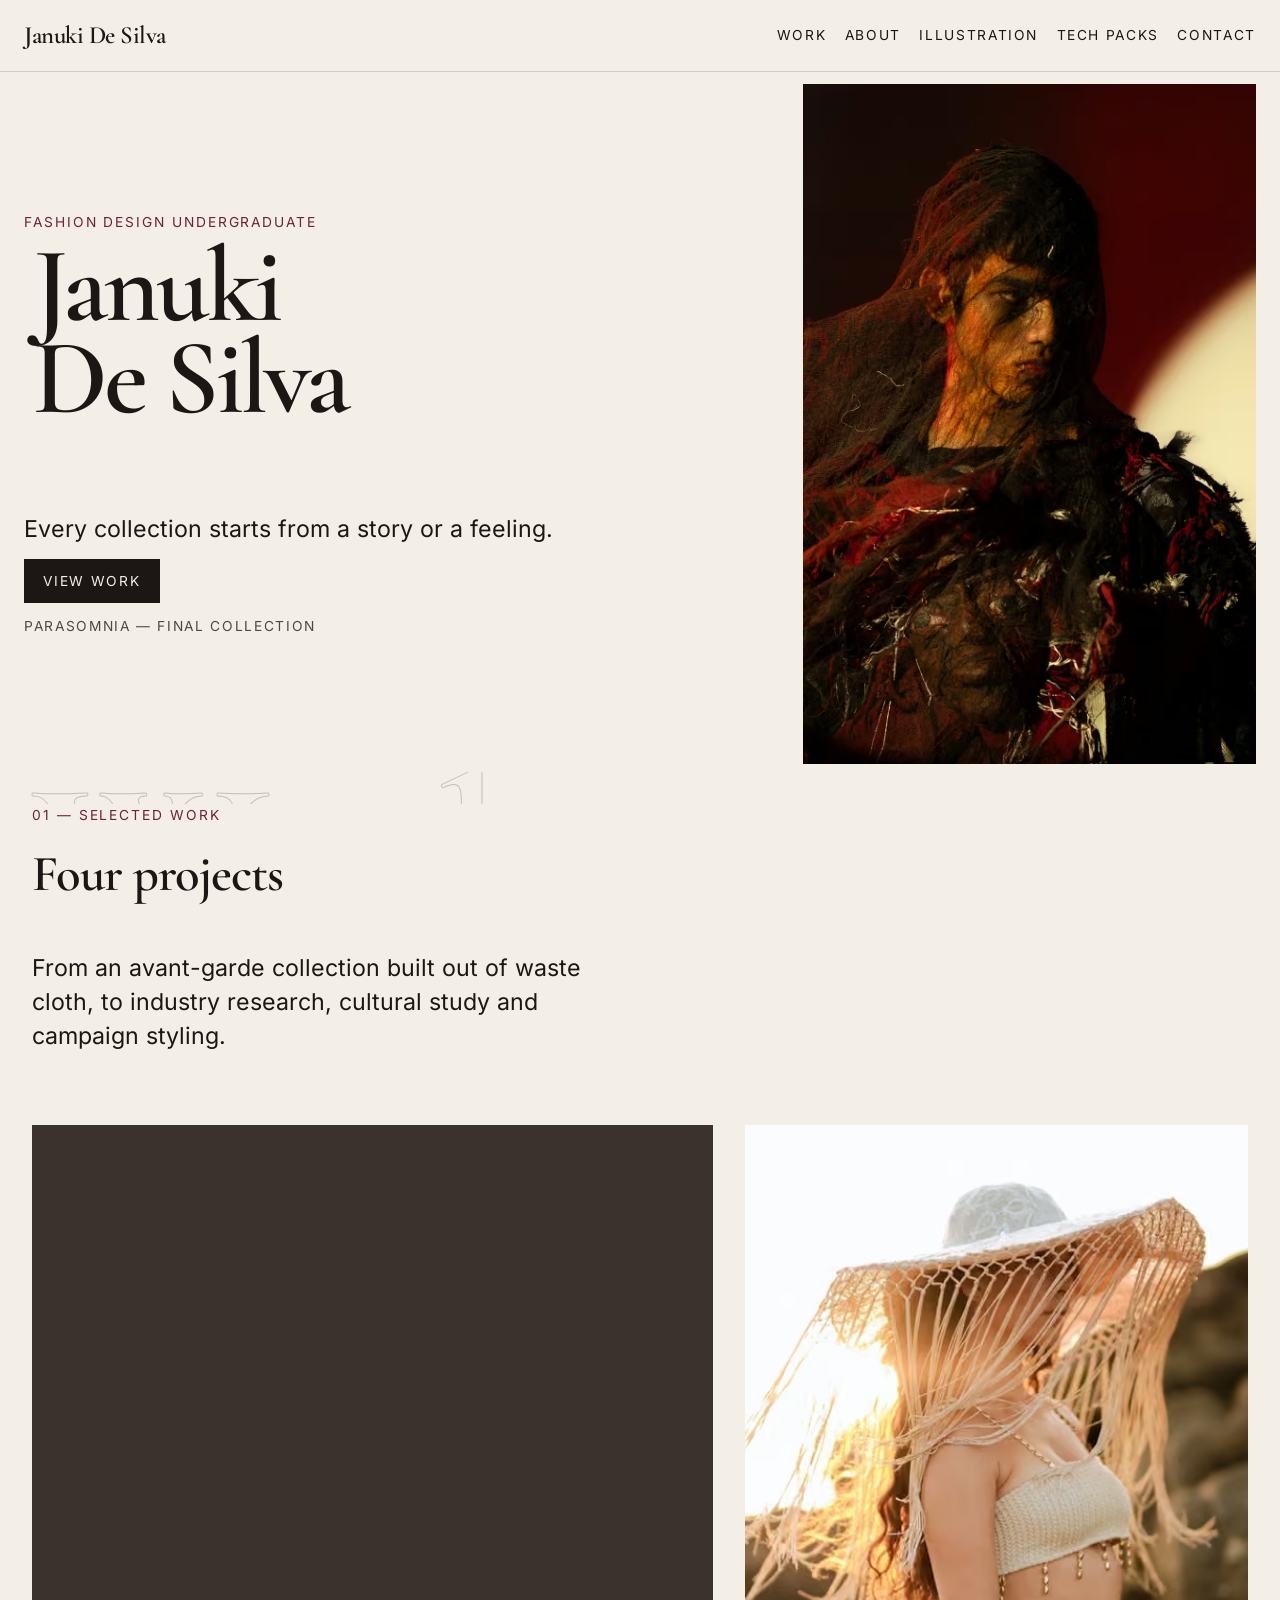
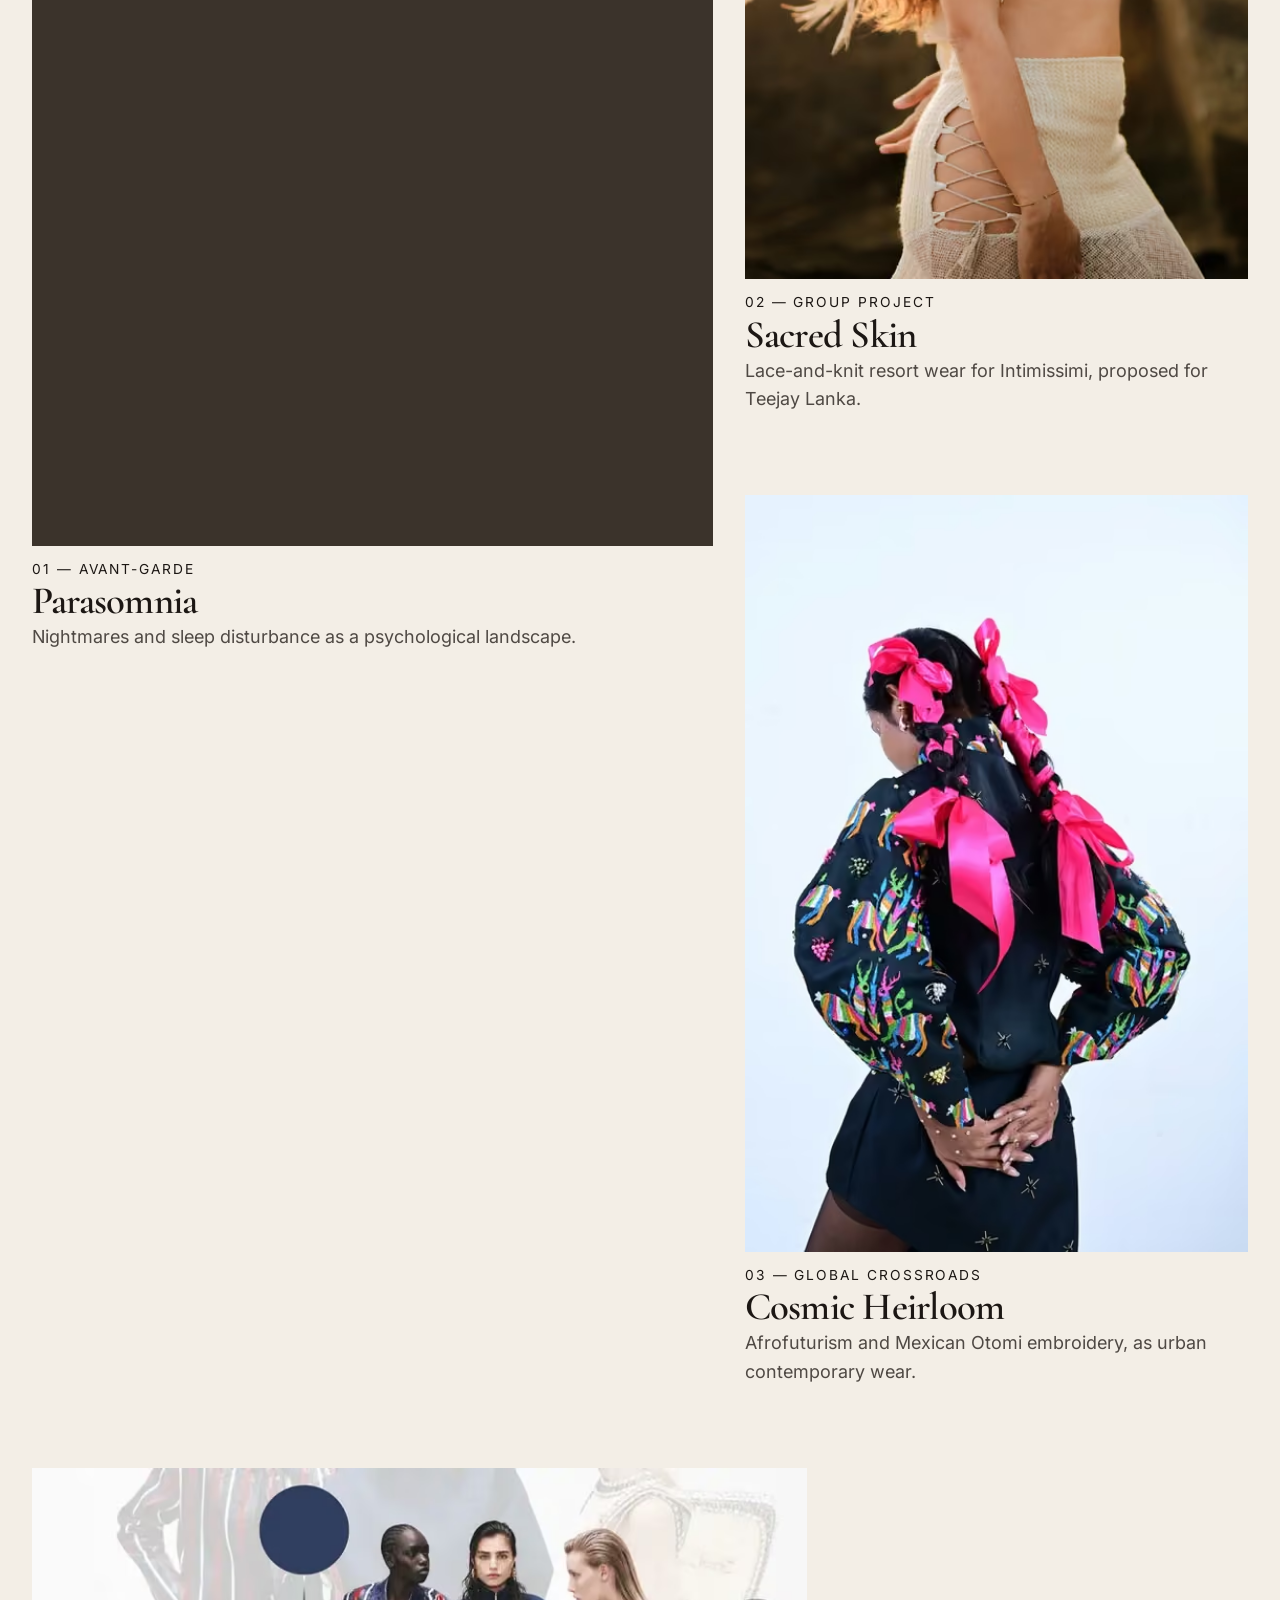
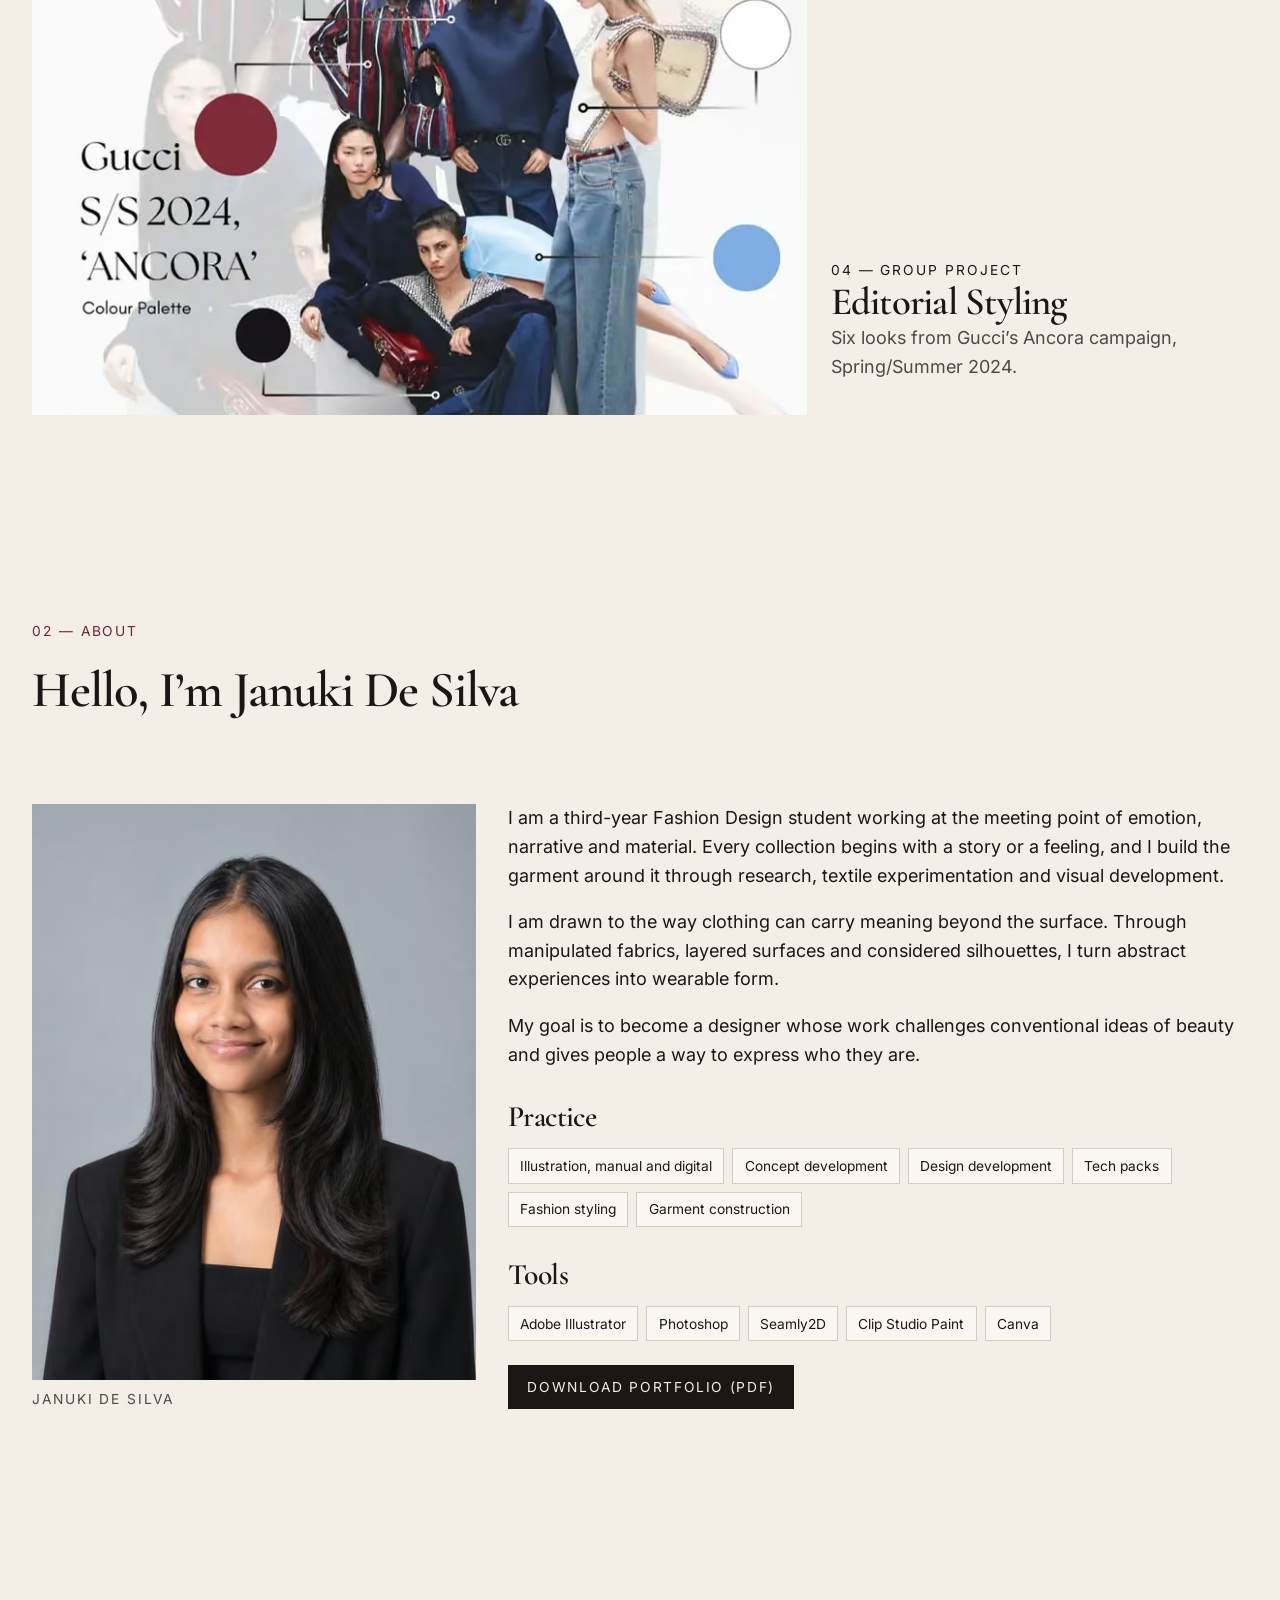
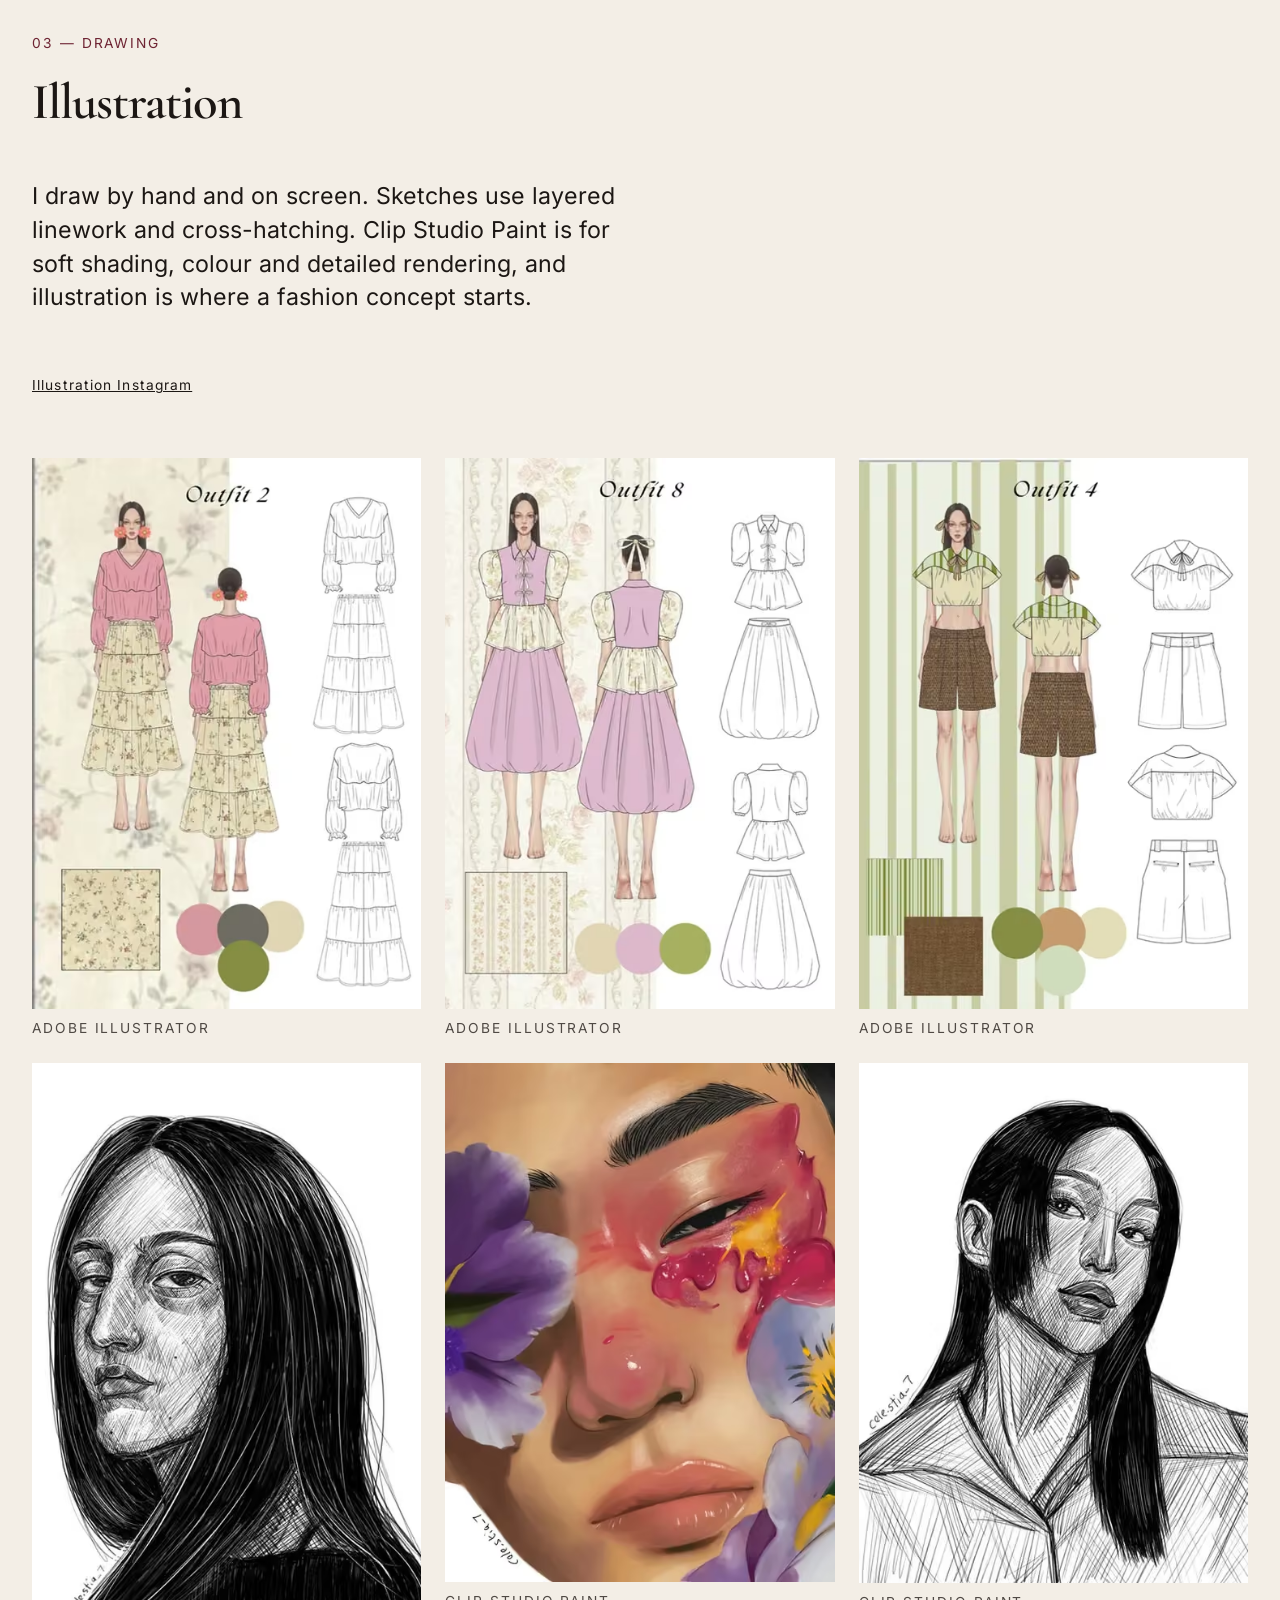
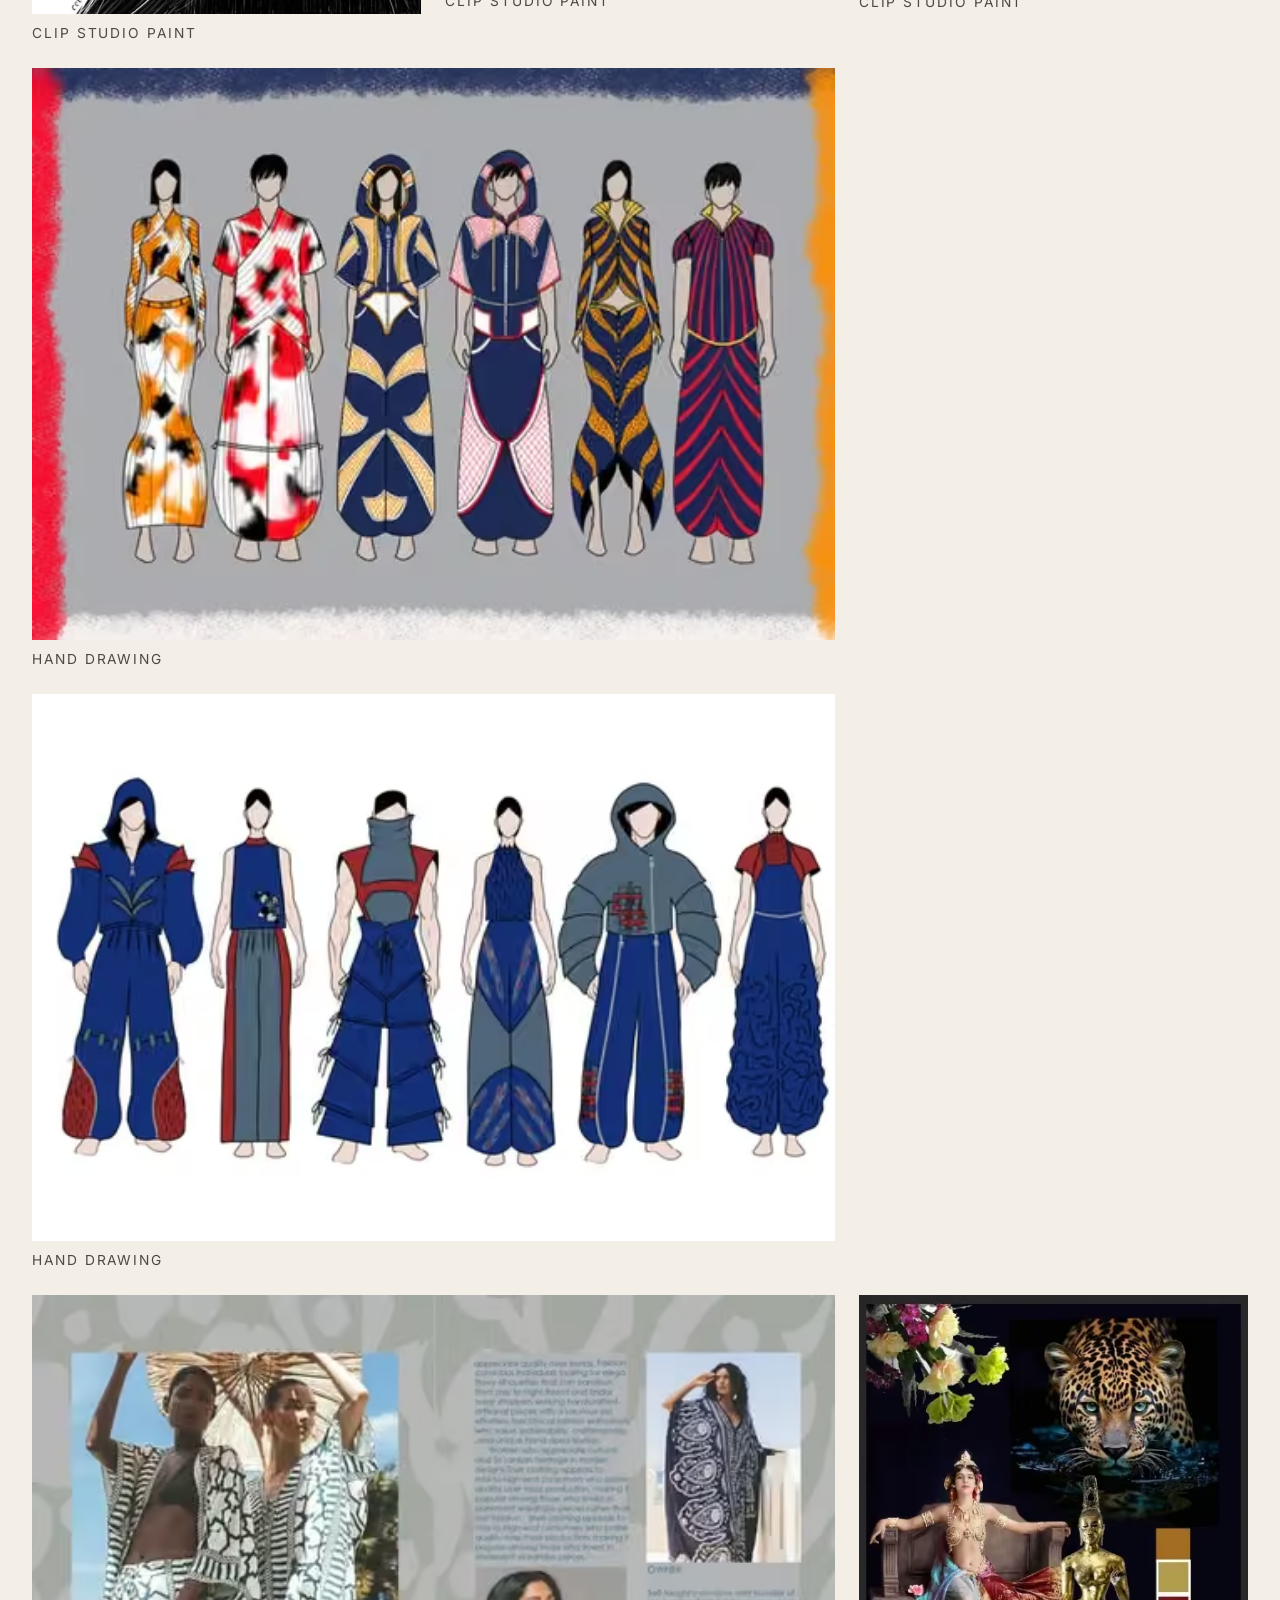
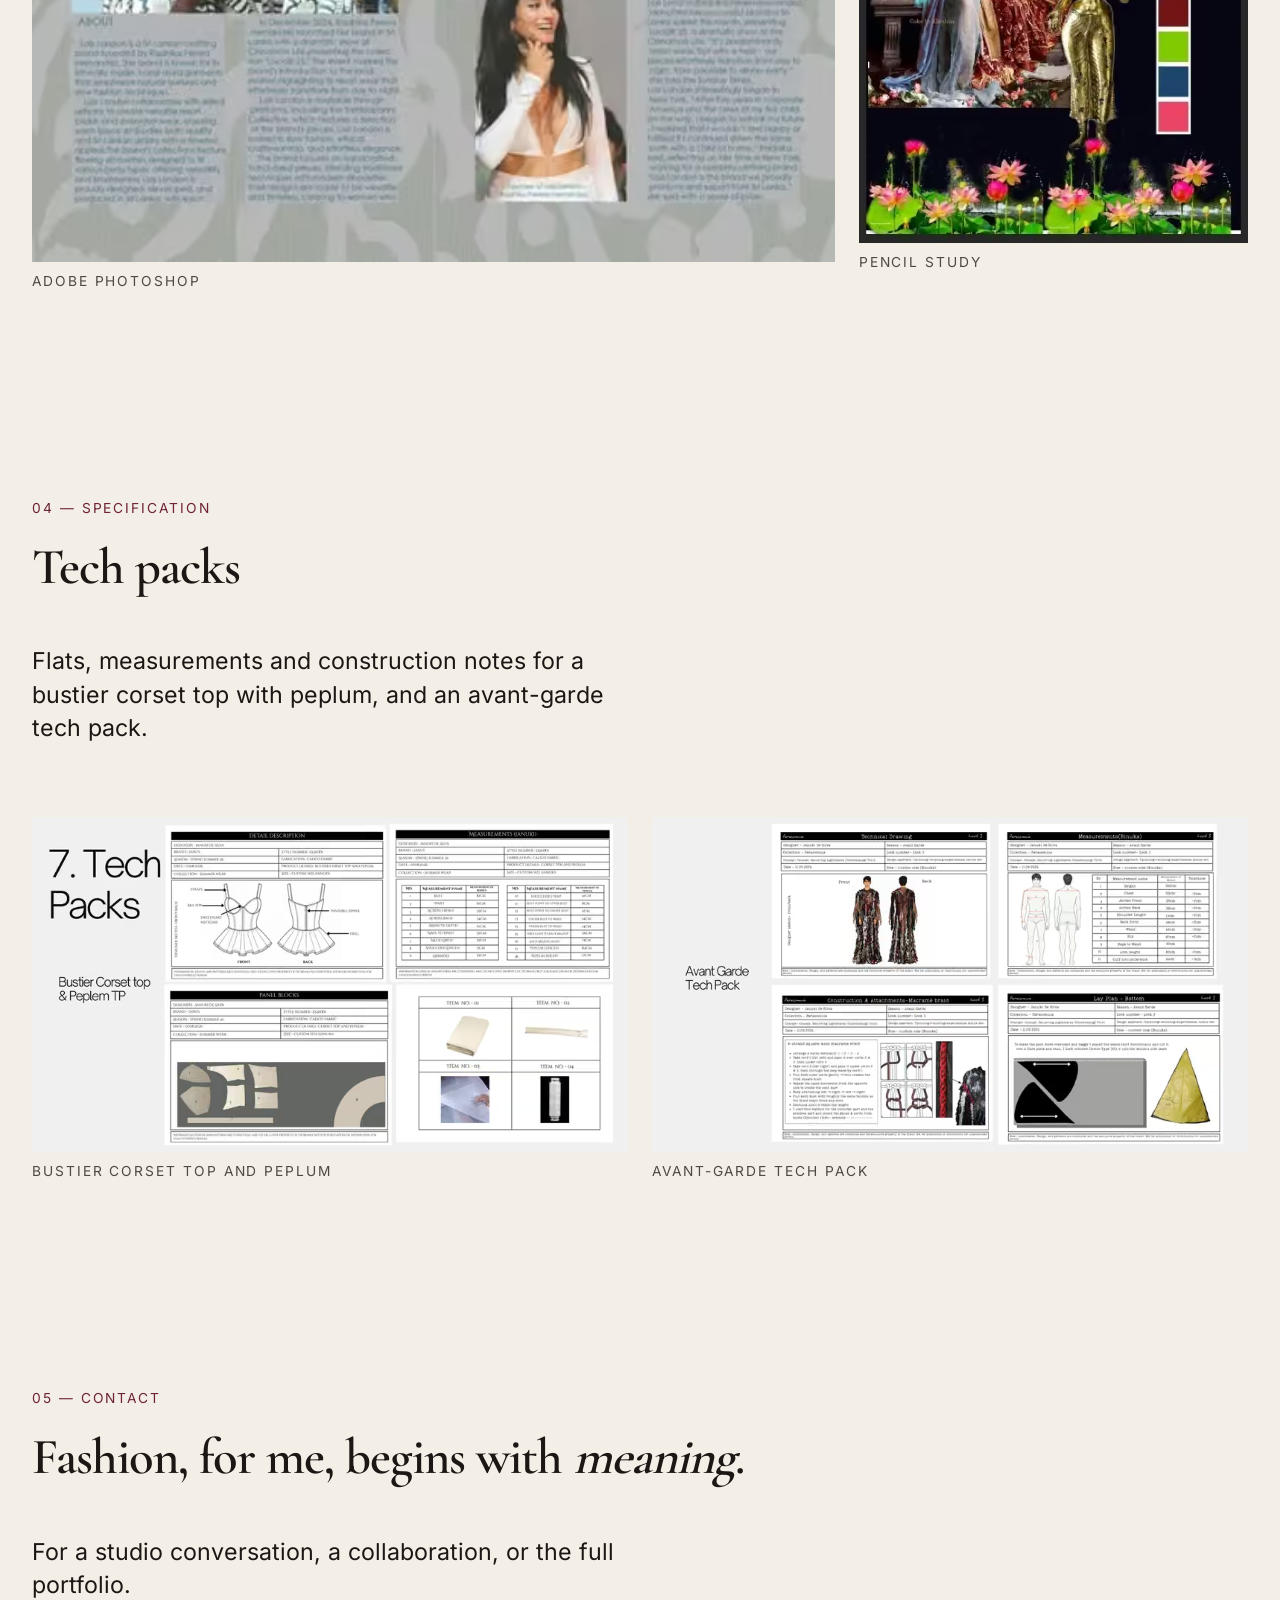
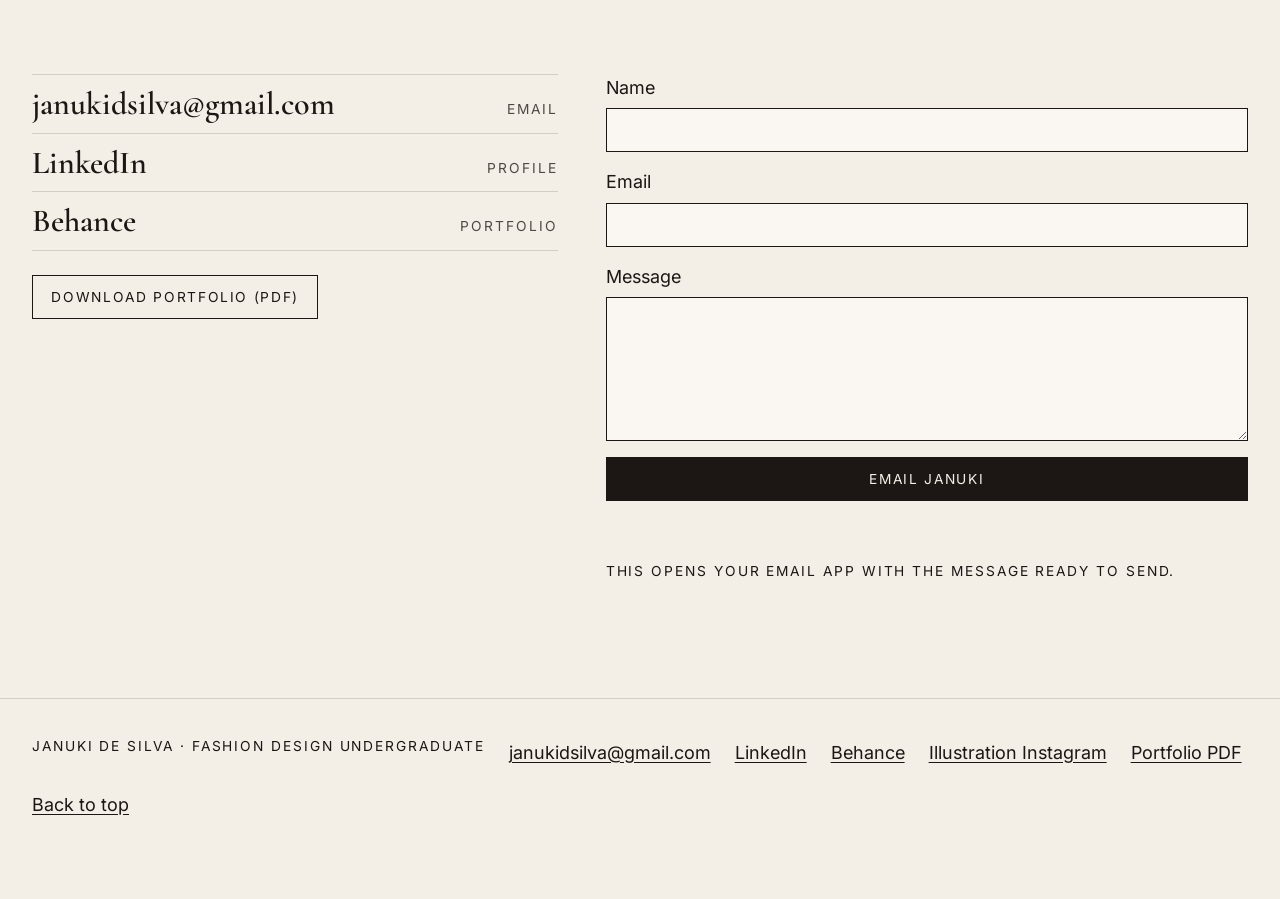
<file: index.html>
<!DOCTYPE html>
<html lang="en">
<head>
  <meta charset="utf-8">
  <meta name="viewport" content="width=device-width, initial-scale=1">
  <title>Januki De Silva — Fashion Design Portfolio</title>
  <meta name="description" content="Portfolio of Januki De Silva, a third-year Fashion Design undergraduate. Concept-driven collections: Parasomnia, Sacred Skin, Cosmic Heirloom and Gucci Ancora editorial styling.">
  <link rel="canonical" href="https://januki-desilva.github.io/">
  <meta name="theme-color" content="#f3eee6">
  <meta name="author" content="Januki De Silva">
  <meta property="og:type" content="website">
  <meta property="og:locale" content="en_US">
  <meta property="og:site_name" content="Januki De Silva">
  <meta property="og:title" content="Januki De Silva — Fashion Design Portfolio">
  <meta property="og:description" content="Portfolio of Januki De Silva, a third-year Fashion Design undergraduate. Concept-driven collections: Parasomnia, Sacred Skin, Cosmic Heirloom and Gucci Ancora editorial styling.">
  <meta property="og:url" content="https://januki-desilva.github.io/">
  <meta property="og:image" content="https://januki-desilva.github.io/images/og/home.jpg">
  <meta property="og:image:width" content="1200">
  <meta property="og:image:height" content="630">
  <meta property="og:image:alt" content="Parasomnia final collection, lit by a deep burgundy backlight.">
  <meta name="twitter:card" content="summary_large_image">
  <meta name="twitter:title" content="Januki De Silva — Fashion Design Portfolio">
  <meta name="twitter:description" content="Portfolio of Januki De Silva, a third-year Fashion Design undergraduate. Concept-driven collections: Parasomnia, Sacred Skin, Cosmic Heirloom and Gucci Ancora editorial styling.">
  <meta name="twitter:image" content="https://januki-desilva.github.io/images/og/home.jpg">
  <meta name="twitter:image:alt" content="Parasomnia final collection, lit by a deep burgundy backlight.">
  <link rel="icon" href="/favicon.svg" type="image/svg+xml">
  <link rel="icon" href="/favicon.ico" sizes="any">
  <link rel="apple-touch-icon" href="/apple-touch-icon.png">
  <link rel="preload" href="/fonts/f8.woff2" as="font" type="font/woff2" crossorigin>
  <link rel="preload" as="image" href="/images/parasomnia/hero-480.avif" imagesrcset="/images/parasomnia/hero-480.avif 480w, /images/parasomnia/hero-960.avif 960w, /images/parasomnia/hero-1365.avif 1365w" imagesizes="(min-width: 800px) 54vw, 100vw" type="image/avif" fetchpriority="high">
<!-- site-css:start -->
<style>
/* Self-hosted, subset, free fonts. Two families only.
   Cormorant Garamond 600 for headings. Inter 400 for text.
   Italic on the contact headline is synthesised from the roman,
   so the first view downloads two files, not four. */

@font-face {
  font-family: "Cormorant Garamond";
  font-style: normal;
  font-weight: 600;
  font-display: swap;
  src: url("/fonts/f7.woff2") format("woff2");
  unicode-range: U+0100-02BA, U+02BD-02C5, U+02C7-02CC, U+02CE-02D7, U+02DD-02FF, U+0304, U+0308, U+0329, U+1D00-1DBF, U+1E00-1E9F, U+1EF2-1EFF, U+2020, U+20A0-20AB, U+20AD-20C4, U+2113, U+2C60-2C7F, U+A720-A7FF;
}

@font-face {
  font-family: "Cormorant Garamond";
  font-style: normal;
  font-weight: 600;
  font-display: swap;
  src: url("/fonts/f8.woff2") format("woff2");
  unicode-range: U+0000-00FF, U+0131, U+0152-0153, U+02BB-02BC, U+02C6, U+02DA, U+02DC, U+0304, U+0308, U+0329, U+2000-206F, U+20AC, U+2122, U+2191, U+2193, U+2212, U+2215, U+FEFF, U+FFFD;
}

@font-face {
  font-family: Inter;
  font-style: normal;
  font-weight: 400;
  font-display: swap;
  src: url("/fonts/f9.woff2") format("woff2");
  unicode-range: U+0100-02BA, U+02BD-02C5, U+02C7-02CC, U+02CE-02D7, U+02DD-02FF, U+0304, U+0308, U+0329, U+1D00-1DBF, U+1E00-1E9F, U+1EF2-1EFF, U+2020, U+20A0-20AB, U+20AD-20C4, U+2113, U+2C60-2C7F, U+A720-A7FF;
}

@font-face {
  font-family: Inter;
  font-style: normal;
  font-weight: 400;
  font-display: swap;
  src: url("/fonts/f10.woff2") format("woff2");
  unicode-range: U+0000-00FF, U+0131, U+0152-0153, U+02BB-02BC, U+02C6, U+02DA, U+02DC, U+0304, U+0308, U+0329, U+2000-206F, U+20AC, U+2122, U+2191, U+2193, U+2212, U+2215, U+FEFF, U+FFFD;
}

/* Januki De Silva — portfolio
   Neutral paper and ink. Project accents are set on the body.
   Motion uses transform and opacity only. */

:root {
  --paper: #f3eee6;
  --paper-2: #e7e0d6;
  --ink: #1c1714;
  --muted: #4f4944;
  --line: #d4cdc2;
  --accent: #6e2433;
  --accent-2: #3d4750;
  --vivid: #b4233a;
  --serif: "Cormorant Garamond", "Iowan Old Style", Palatino, "Palatino Linotype", "Times New Roman", serif;
  --sans: Inter, "Segoe UI", system-ui, sans-serif;
  --header: 4.5rem;
  --s-1: 0.25rem;
  --s-2: 0.5rem;
  --s-3: 0.75rem;
  --s-4: 1rem;
  --s-5: 1.5rem;
  --s-6: 2rem;
  --s-7: 3rem;
  --s-8: 4.5rem;
  --s-9: clamp(4.5rem, 8vw, 7rem);
  --text-sm: clamp(0.78rem, 0.74rem + 0.15vw, 0.875rem);
  --text-body: clamp(1rem, 0.96rem + 0.2vw, 1.125rem);
  --text-lead: clamp(1.15rem, 1.02rem + 0.55vw, 1.45rem);
  --text-h3: clamp(1.4rem, 1.15rem + 1vw, 1.85rem);
  --text-h2: clamp(2.1rem, 1.4rem + 2.2vw, 3.4rem);
  --text-h1: clamp(2.7rem, 1.15rem + 6.4vw, 6.25rem);
  --measure: 38rem;
  color-scheme: light;
}

body[data-project="parasomnia"] {
  --accent: #6e2433;
  --accent-2: #3d4750;
}

body[data-project="sacred-skin"] {
  --accent: #5c4034;
  --accent-2: #8a7968;
}

body[data-project="cosmic-heirloom"] {
  --accent: #1c2340;
  --accent-2: #b4233a;
}

body[data-project="editorial-styling"] {
  --accent: #1b2a4a;
  --accent-2: #7a2432;
}

*,
*::before,
*::after {
  box-sizing: border-box;
}

html {
  scroll-behavior: smooth;
  scroll-padding-top: calc(var(--header) + 0.75rem);
}

body {
  margin: 0;
  background: var(--paper);
  color: var(--ink);
  font-family: var(--sans);
  font-size: var(--text-body);
  font-weight: 400;
  line-height: 1.6;
  padding-top: var(--header);
}

img,
svg,
video {
  max-width: 100%;
  height: auto;
}

button,
input,
textarea {
  font-family: inherit;
  font-size: inherit;
}

[hidden] {
  display: none !important;
}

:focus {
  outline: none;
}

:focus-visible {
  outline: 2px solid var(--ink);
  outline-offset: 3px;
}

.skip:not(:focus) {
  position: absolute;
  width: 1px;
  height: 1px;
  padding: 0;
  margin: -1px;
  overflow: hidden;
  clip: rect(0 0 0 0);
  clip-path: inset(50%);
  white-space: nowrap;
  border: 0;
}

.skip:focus {
  position: fixed;
  left: 0.75rem;
  top: 0.75rem;
  z-index: 80;
  background: var(--ink);
  color: var(--paper);
  padding: 0.7rem 1rem;
  text-decoration: none;
}

.sr-only {
  position: absolute;
  width: 1px;
  height: 1px;
  padding: 0;
  margin: -1px;
  overflow: hidden;
  clip: rect(0 0 0 0);
  clip-path: inset(50%);
  white-space: nowrap;
  border: 0;
}

h1, h2, h3, p, figure {
  margin-top: 0;
}

figure {
  margin: 0;
}

h1, h2, h3 {
  font-family: var(--serif);
  font-weight: 600;
  line-height: 0.96;
  letter-spacing: -0.02em;
}

h2 em {
  font-style: italic;
  font-weight: 600;
}

h1 { font-size: var(--text-h1); }
h2 { font-size: var(--text-h2); }
h3 { font-size: var(--text-h3); line-height: 1.05; }

p { overflow-wrap: break-word; }

a {
  color: inherit;
}

.lede,
.prose p {
  max-width: var(--measure);
}

.lede {
  font-size: var(--text-lead);
  line-height: 1.45;
}

.eyebrow,
.kicker,
.section-label,
.work-tag,
figcaption,
.lookbook-bar,
.pager span,
.form-note,
.footer-meta {
  font-family: var(--sans);
  font-size: var(--text-sm);
  font-weight: 400;
  letter-spacing: 0.14em;
  text-transform: uppercase;
}

.eyebrow,
.kicker,
.section-label {
  color: var(--accent);
  margin-bottom: var(--s-3);
}

.muted { color: var(--muted); }

.wrap {
  width: min(72rem, calc(100% - 2rem));
  margin-inline: auto;
}

.wrap-wide {
  width: min(86rem, calc(100% - 2rem));
  margin-inline: auto;
}

.section {
  padding: var(--s-9) 0;
  scroll-margin-top: calc(var(--header) + 0.5rem);
}

.section-head {
  display: grid;
  gap: var(--s-3);
  margin-bottom: var(--s-7);
  position: relative;
  z-index: 1;
  background: var(--paper);
}

/* Header */
.site-header {
  position: fixed;
  inset: 0 0 auto 0;
  z-index: 40;
  display: flex;
  align-items: center;
  justify-content: space-between;
  gap: var(--s-4);
  min-height: var(--header);
  padding: 0 1rem;
  background: var(--paper);
  border-bottom: 1px solid var(--line);
  transform: translateY(0);
  transition: transform 240ms ease-out;
}

.site-header.is-hidden {
  transform: translateY(-100%);
}

.site-header:focus-within {
  transform: none;
}

.logo {
  display: inline-flex;
  align-items: center;
  min-height: 44px;
  font-family: var(--serif);
  font-weight: 600;
  font-size: clamp(1.15rem, 2.4vw, 1.55rem);
  letter-spacing: -0.02em;
  text-decoration: none;
  line-height: 1;
}

.nav-toggle {
  min-height: 44px;
  min-width: 44px;
  padding: 0 0.9rem;
  border: 1px solid var(--ink);
  background: transparent;
  cursor: pointer;
}

.site-nav {
  display: none;
  position: absolute;
  inset: 100% 0 auto 0;
  flex-direction: column;
  padding: 0.4rem 1rem 1rem;
  background: var(--paper);
  border-bottom: 1px solid var(--line);
}

.site-nav.is-open { display: flex; }

.site-nav a {
  display: flex;
  align-items: center;
  min-height: 48px;
  text-decoration: none;
  letter-spacing: 0.12em;
  text-transform: uppercase;
  font-size: var(--text-sm);
  font-weight: 400;
}

.site-nav a[aria-current="true"] {
  background-image: linear-gradient(90deg, var(--ink) 45%, transparent 0);
  background-size: 7px 1px;
  background-repeat: repeat-x;
  background-position: left bottom;
  background-origin: content-box;
}

/* Stitched thread. Drawn by scroll; static when motion is reduced. */
.thread {
  display: none;
  position: fixed;
  left: 0;
  top: 0;
  width: 12px;
  height: 100vh;
  z-index: 35;
  color: #b7aa9c;
  pointer-events: none;
}

.thread path {
  stroke-dasharray: 1;
  stroke-dashoffset: 1;
}

/* Hero
   Mobile keeps the photograph near 60svh so the name, role and
   View work sit in the first screen. Desktop caps it near 85vh
   and centres a larger name beside it, leaving a peek of work. */
.hero {
  --hero-h: min(60svh, calc(100svh - var(--header) - 18rem));
  display: flex;
  flex-direction: column;
  gap: var(--s-3);
  padding-bottom: var(--s-2);
}

.hero-media {
  background: var(--tone, #351a0f);
  overflow: hidden;
  width: 100%;
  height: var(--hero-h);
  max-height: 60svh;
}

.hero-media picture,
.hero-media img {
  display: block;
  width: 100%;
  height: 100%;
  object-fit: cover;
  object-position: center 16%;
}

.hero-copy {
  width: min(72rem, calc(100% - 2rem));
  margin-inline: auto;
}

.hero-copy .eyebrow {
  margin-bottom: var(--s-2);
}

.hero-copy .lede {
  margin-bottom: 0;
}

.hero-copy h1 {
  line-height: 0.9;
}

.hero-copy h1 span {
  display: block;
}

.hero .btn { margin-top: var(--s-3); }

.hero-credit {
  margin: var(--s-3) 0 0;
  color: var(--muted);
  font-size: var(--text-sm);
  letter-spacing: 0.12em;
  text-transform: uppercase;
}

/* Buttons and chips */
.btn,
.btn-ghost,
.icon-btn,
.look-btn,
.nav-toggle,
.video-load {
  display: inline-flex;
  align-items: center;
  justify-content: center;
  min-height: 44px;
  padding: 0.55rem 1.15rem;
  border: 1px solid var(--ink);
  background: var(--ink);
  color: var(--paper);
  text-decoration: none;
  letter-spacing: 0.12em;
  text-transform: uppercase;
  font-size: var(--text-sm);
  font-weight: 400;
  cursor: pointer;
  transition: transform 200ms ease-out, background-color 200ms ease-out, color 200ms ease-out;
}

.btn:hover,
.btn:focus-visible,
.btn-ghost:hover,
.btn-ghost:focus-visible {
  background: var(--accent);
  border-color: var(--accent);
  color: var(--paper);
}

.btn-ghost {
  background: transparent;
  color: var(--ink);
}

.cluster {
  display: flex;
  flex-wrap: wrap;
  gap: var(--s-3);
  align-items: center;
}

.chips {
  display: flex;
  flex-wrap: wrap;
  gap: var(--s-2);
  padding: 0;
  margin: var(--s-4) 0 0;
  list-style: none;
}

.chips li {
  border: 1px solid var(--line);
  padding: 0.35rem 0.7rem;
  background: #faf7f2;
  font-size: var(--text-sm);
}

/* Selected work */
.work-section {
  position: relative;
  overflow: hidden;
}

.giant {
  position: absolute;
  z-index: 0;
  margin: 0;
  left: max(0.4rem, calc((100% - min(86rem, 100% - 2rem)) / 2));
  top: 0;
  font-family: var(--serif);
  font-weight: 600;
  font-size: clamp(5.5rem, 20vw, 16rem);
  line-height: 0.78;
  letter-spacing: -0.035em;
  color: transparent;
  -webkit-text-stroke: 1px rgba(28, 23, 20, 0.22);
  user-select: none;
  pointer-events: none;
}

.work-grid {
  position: relative;
  z-index: 1;
  display: grid;
  gap: var(--s-7);
}

.work-card {
  min-width: 0;
}

.work-card a {
  display: block;
  text-decoration: none;
  color: inherit;
}

.work-card .frame {
  overflow: hidden;
  background: var(--tone, var(--paper-2));
}

.work-card .frame picture,
.work-card .frame img {
  display: block;
  width: 100%;
  height: auto;
}

.work-card img {
  transform: scale(1);
  transition: transform 450ms ease-out;
}

.work-card:hover img,
.work-card:focus-within img {
  transform: scale(1.045);
}

.work-meta {
  display: grid;
  gap: 0.2rem;
  padding-top: var(--s-3);
}

.work-meta strong {
  font-family: var(--serif);
  font-size: clamp(1.8rem, 1.3rem + 1.4vw, 2.6rem);
  font-weight: 600;
  line-height: 0.95;
  letter-spacing: -0.02em;
}

.work-summary {
  color: var(--muted);
  max-width: 36rem;
}

.view-line {
  display: inline-block;
  margin-top: var(--s-2);
  letter-spacing: 0.14em;
  text-transform: uppercase;
  font-size: var(--text-sm);
  font-weight: 400;
  transform: translateY(6px);
  opacity: 0;
  transition: transform 280ms ease-out, opacity 280ms ease-out;
}

@media (hover: none) {
  .view-line { opacity: 1; transform: none; }
}

.work-card:hover .view-line,
.work-card:focus-within .view-line {
  transform: none;
  opacity: 1;
}

.cursor-preview {
  position: fixed;
  left: 0;
  top: 0;
  width: min(220px, 40vw);
  z-index: 25;
  pointer-events: none;
  opacity: 0;
  background: var(--paper-2);
  box-shadow: 0 12px 40px rgba(28, 23, 20, 0.16);
  transition: opacity 200ms ease-out;
}

.cursor-preview.is-on { opacity: 1; }

.cursor-preview img {
  display: block;
  width: 100%;
  height: auto;
}

/* About */
.about-grid {
  display: grid;
  gap: var(--s-6);
  align-items: start;
}

.portrait {
  margin: 0;
  background: transparent;
}

.portrait picture,
.portrait img {
  display: block;
  width: 100%;
  height: auto;
  background: var(--tone, #6a6668);
}

.portrait figcaption,
.frame figcaption,
.shot-figure figcaption {
  margin-top: var(--s-2);
  color: var(--muted);
  background: var(--paper);
}

.skill-block { margin-top: var(--s-6); }
.skill-block h3 { margin-bottom: var(--s-2); }

/* Illustration and tech */
.gallery {
  display: grid;
  gap: var(--s-5);
  grid-template-columns: 1fr;
}

.shot {
  display: block;
  width: 100%;
  padding: 0;
  border: 0;
  background: var(--tone, var(--paper-2));
  cursor: zoom-in;
  color: inherit;
}

.shot img {
  display: block;
  width: 100%;
  height: auto;
  transform: scale(1);
  transition: transform 400ms ease-out;
}

.shot:hover img,
.shot:focus-visible img {
  transform: scale(1.03);
}

.board .shot img { width: 100%; }

.tech-grid {
  display: grid;
  gap: var(--s-5);
}

/* Contact */
.contact-grid {
  display: grid;
  gap: var(--s-7);
}

.contact-links {
  list-style: none;
  padding: 0;
  margin: 0 0 var(--s-5);
}

.contact-links a {
  display: flex;
  align-items: baseline;
  justify-content: space-between;
  gap: var(--s-4);
  min-height: 48px;
  padding: 0.7rem 0;
  border-top: 1px solid var(--line);
  text-decoration: none;
  font-family: var(--serif);
  font-size: clamp(1.4rem, 1rem + 1.4vw, 2rem);
  line-height: 1.1;
}

.contact-links li:last-child a { border-bottom: 1px solid var(--line); }

.contact-links span {
  font-family: var(--sans);
  font-size: var(--text-sm);
  letter-spacing: 0.14em;
  text-transform: uppercase;
  color: var(--muted);
}

.form {
  display: grid;
  gap: var(--s-4);
}

.field { display: grid; gap: 0.35rem; }

.field label { font-weight: 400; }

.field input,
.field textarea {
  width: 100%;
  min-height: 44px;
  padding: 0.65rem 0.75rem;
  border: 1px solid var(--ink);
  background: #faf7f2;
  border-radius: 0;
}

.field textarea { min-height: 9rem; resize: vertical; }

.field-error {
  margin: 0;
  color: #6e2433;
  font-size: var(--text-sm);
}

.form-status {
  margin: 0;
  min-height: 1.5em;
}

.secondary-link {
  margin-top: var(--s-5);
  font-size: var(--text-sm);
}

.secondary-link a { letter-spacing: 0.08em; }

/* Project pages */
.project-hero {
  display: grid;
  gap: var(--s-5);
  padding-top: var(--s-6);
}

.project-hero .frame { order: -1; }

.project-copy .lede + .lede { margin-top: 0; }

.accent-rule {
  width: 4.5rem;
  height: 0;
  border: 0;
  border-top: 1px dashed var(--accent);
  margin: 0 0 var(--s-4);
}

.section-nav {
  display: flex;
  gap: 0.4rem 1rem;
  flex-wrap: wrap;
  margin: var(--s-5) 0 0;
}

.section-nav a {
  min-height: 44px;
  display: inline-flex;
  align-items: center;
  text-decoration: none;
  letter-spacing: 0.12em;
  text-transform: uppercase;
  font-size: var(--text-sm);
  font-weight: 400;
  border-bottom: 1px solid transparent;
}

.section-nav a[aria-current="true"],
.section-nav a:hover {
  border-bottom-color: var(--ink);
}

.block + .block { margin-top: var(--s-6); }

.board { margin: var(--s-5) 0 0; }

.split {
  display: grid;
  gap: var(--s-6);
  align-items: start;
}

/* Lookbook */
.lookbook {
  margin-top: var(--s-5);
  min-width: 0;
  max-width: 100%;
}

.lineup {
  margin-top: var(--s-7);
}

.lookbook-track {
  display: flex;
  gap: var(--s-4);
  overflow-x: auto;
  scroll-snap-type: x mandatory;
  padding-bottom: var(--s-3);
  list-style: none;
  margin: 0;
  padding-left: 0;
  max-width: 100%;
  min-width: 0;
}

.lookbook-track:focus-visible {
  outline: 2px solid var(--ink);
  outline-offset: 3px;
}

.lookbook-track li {
  flex: 0 0 min(78%, 26rem);
  scroll-snap-align: start;
  min-width: 0;
}

.lookbook-bar {
  display: flex;
  flex-wrap: wrap;
  gap: var(--s-2);
  margin-top: var(--s-3);
}

.look-btn {
  background: transparent;
  color: var(--ink);
}

.look-btn:hover,
.look-btn:focus-visible {
  background: var(--ink);
  color: var(--paper);
}

/* Video slot is hidden until data-video-src is set. */
.video-slot {
  margin-top: var(--s-7);
  padding: var(--s-5);
  border: 1px dashed var(--line);
}

.video-slot video,
.video-slot img {
  width: 100%;
  height: auto;
  background: #1c1714;
}

/* Pager */
.project-pager {
  display: grid;
  margin-top: var(--s-8);
  border-top: 1px solid var(--line);
}

.project-pager a {
  display: flex;
  flex-direction: column;
  justify-content: center;
  gap: 0.35rem;
  min-height: 8rem;
  padding: var(--s-5) 0;
  text-decoration: none;
}

.project-pager strong {
  font-family: var(--serif);
  font-size: clamp(2rem, 1.4rem + 2vw, 3.4rem);
  font-weight: 600;
  line-height: 0.95;
}

.project-pager a:hover strong { color: var(--accent); }

/* Lightbox */
dialog.lightbox {
  width: min(100%, 100vw);
  height: 100%;
  max-width: none;
  max-height: none;
  margin: 0;
  padding: 0;
  border: 0;
  background: #1c1714;
  color: #f3eee6;
}

dialog.lightbox::backdrop {
  background: rgba(28, 23, 20, 0.84);
}

.lightbox-bar,
.lightbox-stage,
.lightbox-caption {
  width: min(72rem, calc(100% - 2rem));
  margin-inline: auto;
}

.lightbox-bar {
  display: flex;
  align-items: center;
  justify-content: space-between;
  gap: var(--s-3);
  min-height: 4.5rem;
}

.lightbox-bar p { margin: 0; letter-spacing: 0.12em; text-transform: uppercase; font-size: var(--text-sm); }

.icon-btn {
  background: #f3eee6;
  color: #1c1714;
  border-color: #f3eee6;
}

.icon-btn:hover,
.icon-btn:focus-visible {
  background: #ffffff;
  border-color: #ffffff;
  color: #1c1714;
}

.lightbox-stage {
  display: grid;
  grid-template-columns: 1fr 1fr;
  grid-template-areas: "image image" "prev next";
  gap: var(--s-2);
  align-items: center;
  min-height: 0;
}

.lightbox-stage picture { grid-area: image; }
.lightbox-stage [data-lightbox-prev] { grid-area: prev; }
.lightbox-stage [data-lightbox-next] { grid-area: next; }

.lightbox-stage img {
  display: block;
  width: auto;
  max-width: 100%;
  max-height: calc(100vh - 12rem);
  max-height: calc(100dvh - 12rem);
  margin-inline: auto;
  object-fit: contain;
  background: #2a2422;
}

.lightbox-caption {
  min-height: 3.5rem;
  margin-top: var(--s-3);
  margin-bottom: 0;
}

/* Footer and utilities */
.site-footer {
  border-top: 1px solid var(--line);
  padding: var(--s-6) 0 var(--s-8);
  display: grid;
  gap: var(--s-4);
}

.site-footer a { text-underline-offset: 0.18em; }

.footer-row {
  display: flex;
  flex-wrap: wrap;
  gap: var(--s-2) var(--s-5);
  align-items: center;
}

.footer-row a {
  display: inline-flex;
  align-items: center;
  min-height: 44px;
}

.to-top {
  display: none;
  position: fixed;
  right: 0.75rem;
  bottom: 0.75rem;
  z-index: 30;
  background: var(--paper);
  color: var(--ink);
  text-decoration: none;
  box-shadow: 0 6px 24px rgba(28, 23, 20, 0.12);
}

.to-top.is-on { display: inline-flex; }

.not-found {
  min-height: calc(100vh - var(--header) - 8rem);
  display: grid;
  align-content: center;
  gap: var(--s-4);
  padding: var(--s-8) 0;
}

.js [data-reveal] {
  opacity: 0;
  transform: translateY(16px);
}

.js [data-reveal].is-in {
  opacity: 1;
  transform: none;
  transition: opacity 420ms ease-out, transform 420ms ease-out;
}

.js [data-reveal].is-in:nth-child(2) { transition-delay: 60ms; }
.js [data-reveal].is-in:nth-child(3) { transition-delay: 120ms; }

@media (min-width: 720px) {
  .gallery { grid-template-columns: 1fr 1fr; }
  .gallery .wide { grid-column: 1 / -1; }
  .tech-grid { grid-template-columns: 1fr 1fr; }
  .contact-grid { grid-template-columns: 0.9fr 1.1fr; align-items: start; }
  .split { grid-template-columns: 0.8fr 1.2fr; }
  .project-hero { grid-template-columns: 0.9fr 1.1fr; align-items: end; }
  .project-hero .frame { order: 0; }
  .about-grid { grid-template-columns: minmax(0, 0.72fr) minmax(0, 1.2fr); }
}

@media (min-width: 800px) {
  .nav-toggle { display: none; }
  .site-nav {
    display: flex;
    position: static;
    flex-direction: row;
    align-items: center;
    gap: 0.25rem 1.15rem;
    padding: 0;
    border: 0;
    background: transparent;
  }
  .thread { display: block; }
  .hero {
    --hero-h: min(85vh, calc(100svh - var(--header) - 9.25rem));
    display: grid;
    grid-template-columns: minmax(0, 1.15fr) minmax(0, 0.85fr);
    align-items: center;
    gap: clamp(1.5rem, 3vw, 3.5rem);
    width: min(90rem, calc(100% - 3rem));
    margin-inline: auto;
    min-height: 0;
    padding: 0.75rem 0 0.5rem;
  }
  .hero-media {
    width: min(100%, calc(var(--hero-h) * 1365 / 2048));
    max-width: 100%;
    min-width: 0;
    height: auto;
    max-height: var(--hero-h);
    aspect-ratio: 1365 / 2048;
    justify-self: end;
    align-self: center;
    order: 2;
  }
  .hero-copy {
    width: auto;
    min-width: 0;
    margin: 0;
    order: 1;
    padding-bottom: 0;
    align-self: center;
  }
  .hero-copy h1 {
    font-size: clamp(4.25rem, 1.4rem + 6.6vw, 9.25rem);
    line-height: 0.86;
    letter-spacing: -0.035em;
    /* The J in Cormorant sits left of its box. Keep the ink inside the column. */
    padding-left: 0.08em;
  }
  .work-section { padding-top: var(--s-6); }
  .work-grid {
    grid-template-columns: 1.15fr 0.85fr;
    gap: var(--s-7) var(--s-6);
    align-items: start;
  }
  .work-card:first-child { grid-row: span 2; }
  .work-card:last-child { grid-column: 1 / -1; }
  .work-card:last-child a {
    display: grid;
    grid-template-columns: 1.3fr 0.7fr;
    gap: var(--s-5);
    align-items: end;
  }
}

@media (min-width: 1000px) {
  .gallery { grid-template-columns: repeat(3, minmax(0, 1fr)); }
  .gallery .wide { grid-column: span 2; }
}

@media (min-width: 800px) {
  .lightbox-stage {
    grid-template-columns: auto minmax(0, 1fr) auto;
    grid-template-areas: "prev image next";
  }
}

@media (min-width: 1024px) {
  .footer-row a,
  .footer-meta {
    white-space: nowrap;
    flex-shrink: 0;
  }
}

@media (min-width: 1200px) {
  .wrap { width: min(76rem, calc(100% - 4rem)); }
  .wrap-wide { width: min(92rem, calc(100% - 4rem)); }
  .site-header { padding-inline: 1.5rem; }
  .giant {
    left: max(0.4rem, calc((100% - min(92rem, 100% - 4rem)) / 2));
  }
}

@media (prefers-reduced-motion: reduce) {
  html { scroll-behavior: auto; }
  *,
  *::before,
  *::after {
    animation: none !important;
    transition: none !important;
  }
  .js [data-reveal] { opacity: 1; transform: none; }
  .thread path { stroke-dashoffset: 0 !important; }
  .lookbook-track { scroll-snap-type: none; scroll-behavior: auto; }
  .view-line { opacity: 1; transform: none; }
  .cursor-preview { display: none !important; }
}

@media (prefers-reduced-motion: no-preference) {
  @view-transition {
    navigation: auto;
  }
}
</style>
<!-- site-css:end -->
  <script>document.documentElement.classList.add("js");</script>
  <script type="application/ld+json">
  {
    "@context": "https://schema.org",
    "@type": "Person",
    "name": "Januki De Silva",
    "jobTitle": "Fashion Design Undergraduate",
    "email": "janukidsilva@gmail.com",
    "url": "https://januki-desilva.github.io/",
    "sameAs": [
      "https://www.linkedin.com/in/januki-de-silva-02a955370",
      "https://www.behance.net/janukidesilva",
      "https://www.instagram.com/cele.stia_7/"
    ]
  }
  </script>
</head>

<body id="top" data-project="home">
  <a class="skip" href="#main">Skip to content</a>
  <svg class="thread" viewBox="0 0 2 100" preserveAspectRatio="none" aria-hidden="true" focusable="false">
    <path d="M1 0 V100" pathLength="1" fill="none" stroke="currentColor" stroke-width="0.35"></path>
  </svg>
  <header class="site-header">
    <a class="logo" href="/#top">Januki De Silva</a>
    <button class="nav-toggle" type="button" aria-expanded="false" aria-controls="site-nav">Menu</button>
    <nav id="site-nav" class="site-nav" aria-label="Sections">
      <a href="/#work" data-nav="work">Work</a>
      <a href="/#about" data-nav="about">About</a>
      <a href="/#illustration" data-nav="illustration">Illustration</a>
      <a href="/#tech-packs" data-nav="tech-packs">Tech packs</a>
      <a href="/#contact" data-nav="contact">Contact</a>
    </nav>
  </header>
  <main id="main">

    <!-- janukiphoto.png is not part of any project. Do not use it yet. -->
    <!-- IMAGE SLOT: site hero. Parasomnia photograph DSC02061, burgundy backlight.
         python3 scripts/optimize_images.py SOURCE images/parasomnia/hero --widths 480,960,1365 --max-kb 150 -->
    <section class="hero" aria-labelledby="intro-title">
      <figure class="hero-media" style="--tone:#351a0f">
        <picture>
            <source type="image/avif" srcset="/images/parasomnia/hero-480.avif 480w, /images/parasomnia/hero-960.avif 960w, /images/parasomnia/hero-1365.avif 1365w" sizes="(min-width: 800px) 54vw, 100vw">
            <source type="image/webp" srcset="/images/parasomnia/hero-480.webp 480w, /images/parasomnia/hero-960.webp 960w, /images/parasomnia/hero-1365.webp 1365w" sizes="(min-width: 800px) 54vw, 100vw">
            <img src="/images/parasomnia/hero-960.jpg" srcset="/images/parasomnia/hero-480.jpg 480w, /images/parasomnia/hero-960.jpg 960w, /images/parasomnia/hero-1365.jpg 1365w" sizes="(min-width: 800px) 54vw, 100vw" width="1365" height="2048" alt="Parasomnia final collection. A model in a dark textured garment, one hand near the face, against a deep burgundy backlight." fetchpriority="high" decoding="async">
          </picture>
      </figure>
      <div class="hero-copy">
        <p class="eyebrow">Fashion Design Undergraduate</p>
        <h1 id="intro-title"><span>Januki</span><span>De Silva</span></h1>
        <p class="lede">Every collection starts from a story or a feeling.</p>
        <a class="btn" href="#work">View work</a>
        <p class="hero-credit">Parasomnia — final collection</p>
      </div>
    </section>

    <section class="section work-section" id="work">
      <div class="wrap-wide">
        <p class="giant" aria-hidden="true">Work</p>
        <header class="section-head" data-reveal>
          <p class="section-label">01 — Selected work</p>
          <h2>Four projects</h2>
          <p class="lede">From an avant-garde collection built out of waste cloth, to industry research, cultural study and campaign styling.</p>
        </header>
        <div class="work-grid">
        <article class="work-card" data-preview="/images/parasomnia/hands-480.webp" data-reveal>
          <a href="/parasomnia/">
            <div class="frame" style="--tone:#3b332b">
              <picture>
            <source type="image/avif" srcset="/images/parasomnia/hands-480.avif 480w, /images/parasomnia/hands-720.avif 720w, /images/parasomnia/hands-960.avif 960w, /images/parasomnia/hands-1365.avif 1365w" sizes="(min-width: 800px) 48vw, calc(100vw - 2rem)">
            <source type="image/webp" srcset="/images/parasomnia/hands-480.webp 480w, /images/parasomnia/hands-720.webp 720w, /images/parasomnia/hands-960.webp 960w, /images/parasomnia/hands-1365.webp 1365w" sizes="(min-width: 800px) 48vw, calc(100vw - 2rem)">
            <img src="/images/parasomnia/hands-960.jpg" srcset="/images/parasomnia/hands-480.jpg 480w, /images/parasomnia/hands-720.jpg 720w, /images/parasomnia/hands-960.jpg 960w, /images/parasomnia/hands-1365.jpg 1365w" sizes="(min-width: 800px) 48vw, calc(100vw - 2rem)" width="1365" height="2048" alt="Parasomnia final collection. A seated model with both hands raised near the face, in a dark textured garment." loading="lazy" decoding="async">
          </picture>
            </div>
            <div class="work-meta">
              <span class="work-tag">01 — Avant-garde</span>
              <strong>Parasomnia</strong>
              <span class="work-summary">Nightmares and sleep disturbance as a psychological landscape.</span>
              <span class="view-line">View project</span>
            </div>
          </a>
        </article>
        <article class="work-card" data-preview="/images/sacred/hero-480.webp" data-reveal>
          <a href="/sacred-skin/">
            <div class="frame" style="--tone:#a98e76">
              <picture>
            <source type="image/avif" srcset="/images/sacred/hero-480.avif 480w, /images/sacred/hero-720.avif 720w, /images/sacred/hero-960.avif 960w, /images/sacred/hero-1365.avif 1365w" sizes="(min-width: 800px) 34vw, calc(100vw - 2rem)">
            <source type="image/webp" srcset="/images/sacred/hero-480.webp 480w, /images/sacred/hero-720.webp 720w, /images/sacred/hero-960.webp 960w, /images/sacred/hero-1365.webp 1365w" sizes="(min-width: 800px) 34vw, calc(100vw - 2rem)">
            <img src="/images/sacred/hero-960.jpg" srcset="/images/sacred/hero-480.jpg 480w, /images/sacred/hero-720.jpg 720w, /images/sacred/hero-960.jpg 960w, /images/sacred/hero-1365.jpg 1365w" sizes="(min-width: 800px) 34vw, calc(100vw - 2rem)" width="1365" height="2048" alt="Sacred Skin. A backlit fringed hat and ivory knit, photographed on the rocks." loading="lazy" decoding="async">
          </picture>
            </div>
            <div class="work-meta">
              <span class="work-tag">02 — Group project</span>
              <strong>Sacred Skin</strong>
              <span class="work-summary">Lace-and-knit resort wear for Intimissimi, proposed for Teejay Lanka.</span>
              <span class="view-line">View project</span>
            </div>
          </a>
        </article>
        <article class="work-card" data-preview="/images/cosmic/braids-480.webp" data-reveal>
          <a href="/cosmic-heirloom/">
            <div class="frame" style="--tone:#a7a2b2">
              <picture>
            <source type="image/avif" srcset="/images/cosmic/braids-480.avif 480w, /images/cosmic/braids-532.avif 532w" sizes="(min-width: 800px) 34vw, 100vw">
            <source type="image/webp" srcset="/images/cosmic/braids-480.webp 480w, /images/cosmic/braids-532.webp 532w" sizes="(min-width: 800px) 34vw, 100vw">
            <img src="/images/cosmic/braids-532.jpg" srcset="/images/cosmic/braids-480.jpg 480w, /images/cosmic/braids-532.jpg 532w" sizes="(min-width: 800px) 34vw, 100vw" width="532" height="800" alt="Back view of a model with braids and pink bows, in a black jacket with bright multicoloured Otomi embroidery and a black skirt." loading="lazy" decoding="async">
          </picture>
            </div>
            <div class="work-meta">
              <span class="work-tag">03 — Global Crossroads</span>
              <strong>Cosmic Heirloom</strong>
              <span class="work-summary">Afrofuturism and Mexican Otomi embroidery, as urban contemporary wear.</span>
              <span class="view-line">View project</span>
            </div>
          </a>
        </article>
        <article class="work-card" data-preview="/images/editorial/hero-480.webp" data-reveal>
          <a href="/editorial-styling/">
            <div class="frame" style="--tone:#b2b0b5">
              <picture>
            <source type="image/avif" srcset="/images/editorial/hero-480.avif 480w, /images/editorial/hero-800.avif 800w" sizes="(min-width: 800px) 62vw, 100vw">
            <source type="image/webp" srcset="/images/editorial/hero-480.webp 480w, /images/editorial/hero-800.webp 800w" sizes="(min-width: 800px) 62vw, 100vw">
            <img src="/images/editorial/hero-800.jpg" srcset="/images/editorial/hero-480.jpg 480w, /images/editorial/hero-800.jpg 800w" sizes="(min-width: 800px) 62vw, 100vw" width="800" height="565" alt="Editorial styling. Three models in white shirts and ties, posed together after Gucci Ancora." loading="lazy" decoding="async">
          </picture>
            </div>
            <div class="work-meta">
              <span class="work-tag">04 — Group project</span>
              <strong>Editorial Styling</strong>
              <span class="work-summary">Six looks from Gucci’s Ancora campaign, Spring/Summer 2024.</span>
              <span class="view-line">View project</span>
            </div>
          </a>
        </article>
        </div>
      </div>
      <div class="cursor-preview" aria-hidden="true"></div>
    </section>

    <section class="section" id="about">
      <div class="wrap">
        <header class="section-head" data-reveal>
          <p class="section-label">02 — About</p>
          <h2>Hello, I’m Januki De Silva</h2>
        </header>
        <div class="about-grid">
          <figure class="portrait" style="--tone:#6a6668" data-reveal>
            <picture>
            <source type="image/avif" srcset="/images/portrait/januki-480.avif 480w, /images/portrait/januki-800.avif 800w, /images/portrait/januki-1102.avif 1102w" sizes="(min-width: 720px) 34vw, 100vw">
            <source type="image/webp" srcset="/images/portrait/januki-480.webp 480w, /images/portrait/januki-800.webp 800w, /images/portrait/januki-1102.webp 1102w" sizes="(min-width: 720px) 34vw, 100vw">
            <img src="/images/portrait/januki-800.jpg" srcset="/images/portrait/januki-480.jpg 480w, /images/portrait/januki-800.jpg 800w, /images/portrait/januki-1102.jpg 1102w" sizes="(min-width: 720px) 34vw, 100vw" width="1102" height="1427" alt="Portrait of Januki De Silva, with long dark hair, wearing a black blazer against a grey studio background." loading="lazy" decoding="async">
          </picture>
            <figcaption>Januki De Silva</figcaption>
          </figure>
          <div class="about-copy" data-reveal>
            <p>I am a third-year Fashion Design student working at the meeting point of emotion, narrative and material. Every collection begins with a story or a feeling, and I build the garment around it through research, textile experimentation and visual development.</p>
            <p>I am drawn to the way clothing can carry meaning beyond the surface. Through manipulated fabrics, layered surfaces and considered silhouettes, I turn abstract experiences into wearable form.</p>
            <p>My goal is to become a designer whose work challenges conventional ideas of beauty and gives people a way to express who they are.</p>
            <div class="skill-block">
              <h3>Practice</h3>
              <ul class="chips">
                <li>Illustration, manual and digital</li>
                <li>Concept development</li>
                <li>Design development</li>
                <li>Tech packs</li>
                <li>Fashion styling</li>
                <li>Garment construction</li>
              </ul>
            </div>
            <div class="skill-block">
              <h3>Tools</h3>
              <ul class="chips">
                <li>Adobe Illustrator</li>
                <li>Photoshop</li>
                <li>Seamly2D</li>
                <li>Clip Studio Paint</li>
                <li>Canva</li>
              </ul>
            </div>
            <p class="cluster" style="margin-top:1.5rem"><a class="btn" href="/portfolio/Januki-De-Silva-Portfolio.pdf">Download portfolio (PDF)</a></p>
          </div>
        </div>
      </div>
    </section>

    <section class="section" id="illustration">
      <div class="wrap-wide">
        <header class="section-head" data-reveal>
          <p class="section-label">03 — Drawing</p>
          <h2>Illustration</h2>
          <p class="lede">I draw by hand and on screen. Sketches use layered linework and cross-hatching. Clip Studio Paint is for soft shading, colour and detailed rendering, and illustration is where a fashion concept starts.</p>
          <p class="secondary-link"><a href="https://www.instagram.com/cele.stia_7/">Illustration Instagram</a></p>
        </header>
        <div class="gallery">
        <div>
          <figure class="shot-figure">
          <button type="button" class="shot" style="--tone:#e9e1d7" data-lightbox-group="illustration" data-caption="Adobe Illustrator" data-full="/images/illus/ai-01-565.webp">
            <picture>
            <source type="image/avif" srcset="/images/illus/ai-01-480.avif 480w, /images/illus/ai-01-565.avif 565w" sizes="(min-width: 1000px) 30vw, (min-width: 720px) 46vw, 100vw">
            <source type="image/webp" srcset="/images/illus/ai-01-480.webp 480w, /images/illus/ai-01-565.webp 565w" sizes="(min-width: 1000px) 30vw, (min-width: 720px) 46vw, 100vw">
            <img src="/images/illus/ai-01-565.jpg" srcset="/images/illus/ai-01-480.jpg 480w, /images/illus/ai-01-565.jpg 565w" sizes="(min-width: 1000px) 30vw, (min-width: 720px) 46vw, 100vw" width="565" height="800" alt="Fashion illustration of a figure in a pink and green dress, drawn in Adobe Illustrator." loading="lazy" decoding="async">
          </picture>
          </button>
          <figcaption>Adobe Illustrator</figcaption>
        </figure>
        </div>
        <div>
          <figure class="shot-figure">
          <button type="button" class="shot" style="--tone:#ece4e1" data-lightbox-group="illustration" data-caption="Adobe Illustrator" data-full="/images/illus/ai-02-565.webp">
            <picture>
            <source type="image/avif" srcset="/images/illus/ai-02-480.avif 480w, /images/illus/ai-02-565.avif 565w" sizes="(min-width: 1000px) 30vw, (min-width: 720px) 46vw, 100vw">
            <source type="image/webp" srcset="/images/illus/ai-02-480.webp 480w, /images/illus/ai-02-565.webp 565w" sizes="(min-width: 1000px) 30vw, (min-width: 720px) 46vw, 100vw">
            <img src="/images/illus/ai-02-565.jpg" srcset="/images/illus/ai-02-480.jpg 480w, /images/illus/ai-02-565.jpg 565w" sizes="(min-width: 1000px) 30vw, (min-width: 720px) 46vw, 100vw" width="565" height="800" alt="Fashion illustration of a figure in a long pink dress, drawn in Adobe Illustrator." loading="lazy" decoding="async">
          </picture>
          </button>
          <figcaption>Adobe Illustrator</figcaption>
        </figure>
        </div>
        <div>
          <figure class="shot-figure">
          <button type="button" class="shot" style="--tone:#dcdacb" data-lightbox-group="illustration" data-caption="Adobe Illustrator" data-full="/images/illus/ai-03-565.webp">
            <picture>
            <source type="image/avif" srcset="/images/illus/ai-03-480.avif 480w, /images/illus/ai-03-565.avif 565w" sizes="(min-width: 1000px) 30vw, (min-width: 720px) 46vw, 100vw">
            <source type="image/webp" srcset="/images/illus/ai-03-480.webp 480w, /images/illus/ai-03-565.webp 565w" sizes="(min-width: 1000px) 30vw, (min-width: 720px) 46vw, 100vw">
            <img src="/images/illus/ai-03-565.jpg" srcset="/images/illus/ai-03-480.jpg 480w, /images/illus/ai-03-565.jpg 565w" sizes="(min-width: 1000px) 30vw, (min-width: 720px) 46vw, 100vw" width="565" height="800" alt="Fashion illustration of a figure in a pink top and olive skirt, drawn in Adobe Illustrator." loading="lazy" decoding="async">
          </picture>
          </button>
          <figcaption>Adobe Illustrator</figcaption>
        </figure>
        </div>
        <div>
          <figure class="shot-figure">
          <button type="button" class="shot" style="--tone:#7f7f7f" data-lightbox-group="illustration" data-caption="Clip Studio Paint" data-full="/images/illus/csp-01-509.webp">
            <picture>
            <source type="image/avif" srcset="/images/illus/csp-01-480.avif 480w, /images/illus/csp-01-509.avif 509w" sizes="(min-width: 1000px) 30vw, (min-width: 720px) 46vw, 100vw">
            <source type="image/webp" srcset="/images/illus/csp-01-480.webp 480w, /images/illus/csp-01-509.webp 509w" sizes="(min-width: 1000px) 30vw, (min-width: 720px) 46vw, 100vw">
            <img src="/images/illus/csp-01-509.jpg" srcset="/images/illus/csp-01-480.jpg 480w, /images/illus/csp-01-509.jpg 509w" sizes="(min-width: 1000px) 30vw, (min-width: 720px) 46vw, 100vw" width="509" height="720" alt="Digital portrait drawn in Clip Studio Paint." loading="lazy" decoding="async">
          </picture>
          </button>
          <figcaption>Clip Studio Paint</figcaption>
        </figure>
        </div>
        <div>
          <figure class="shot-figure">
          <button type="button" class="shot" style="--tone:#a57268" data-lightbox-group="illustration" data-caption="Clip Studio Paint" data-full="/images/illus/csp-02-540.webp">
            <picture>
            <source type="image/avif" srcset="/images/illus/csp-02-480.avif 480w, /images/illus/csp-02-540.avif 540w" sizes="(min-width: 1000px) 30vw, (min-width: 720px) 46vw, 100vw">
            <source type="image/webp" srcset="/images/illus/csp-02-480.webp 480w, /images/illus/csp-02-540.webp 540w" sizes="(min-width: 1000px) 30vw, (min-width: 720px) 46vw, 100vw">
            <img src="/images/illus/csp-02-540.jpg" srcset="/images/illus/csp-02-480.jpg 480w, /images/illus/csp-02-540.jpg 540w" sizes="(min-width: 1000px) 30vw, (min-width: 720px) 46vw, 100vw" width="540" height="720" alt="Colour digital illustration made in Clip Studio Paint." loading="lazy" decoding="async">
          </picture>
          </button>
          <figcaption>Clip Studio Paint</figcaption>
        </figure>
        </div>
        <div>
          <figure class="shot-figure">
          <button type="button" class="shot" style="--tone:#b4b4b4" data-lightbox-group="illustration" data-caption="Clip Studio Paint" data-full="/images/illus/csp-03-540.webp">
            <picture>
            <source type="image/avif" srcset="/images/illus/csp-03-480.avif 480w, /images/illus/csp-03-540.avif 540w" sizes="(min-width: 1000px) 30vw, (min-width: 720px) 46vw, 100vw">
            <source type="image/webp" srcset="/images/illus/csp-03-480.webp 480w, /images/illus/csp-03-540.webp 540w" sizes="(min-width: 1000px) 30vw, (min-width: 720px) 46vw, 100vw">
            <img src="/images/illus/csp-03-540.jpg" srcset="/images/illus/csp-03-480.jpg 480w, /images/illus/csp-03-540.jpg 540w" sizes="(min-width: 1000px) 30vw, (min-width: 720px) 46vw, 100vw" width="540" height="720" alt="Further digital drawing made in Clip Studio Paint." loading="lazy" decoding="async">
          </picture>
          </button>
          <figcaption>Clip Studio Paint</figcaption>
        </figure>
        </div>
        <div class="wide">
          <figure class="shot-figure">
          <button type="button" class="shot" style="--tone:#9d8a8d" data-lightbox-group="illustration" data-caption="Hand drawing" data-full="/images/illus/draw-01-800.webp">
            <picture>
            <source type="image/avif" srcset="/images/illus/draw-01-480.avif 480w, /images/illus/draw-01-800.avif 800w" sizes="(min-width: 1000px) 30vw, (min-width: 720px) 46vw, 100vw">
            <source type="image/webp" srcset="/images/illus/draw-01-480.webp 480w, /images/illus/draw-01-800.webp 800w" sizes="(min-width: 1000px) 30vw, (min-width: 720px) 46vw, 100vw">
            <img src="/images/illus/draw-01-800.jpg" srcset="/images/illus/draw-01-480.jpg 480w, /images/illus/draw-01-800.jpg 800w" sizes="(min-width: 1000px) 30vw, (min-width: 720px) 46vw, 100vw" width="800" height="570" alt="Hand drawing with layered linework and cross-hatching." loading="lazy" decoding="async">
          </picture>
          </button>
          <figcaption>Hand drawing</figcaption>
        </figure>
        </div>
        <div class="wide">
          <figure class="shot-figure">
          <button type="button" class="shot" style="--tone:#b1b4c4" data-lightbox-group="illustration" data-caption="Hand drawing" data-full="/images/illus/draw-02-800.webp">
            <picture>
            <source type="image/avif" srcset="/images/illus/draw-02-480.avif 480w, /images/illus/draw-02-800.avif 800w" sizes="(min-width: 1000px) 30vw, (min-width: 720px) 46vw, 100vw">
            <source type="image/webp" srcset="/images/illus/draw-02-480.webp 480w, /images/illus/draw-02-800.webp 800w" sizes="(min-width: 1000px) 30vw, (min-width: 720px) 46vw, 100vw">
            <img src="/images/illus/draw-02-800.jpg" srcset="/images/illus/draw-02-480.jpg 480w, /images/illus/draw-02-800.jpg 800w" sizes="(min-width: 1000px) 30vw, (min-width: 720px) 46vw, 100vw" width="800" height="545" alt="Hand drawing developed beside the digital studies." loading="lazy" decoding="async">
          </picture>
          </button>
          <figcaption>Hand drawing</figcaption>
        </figure>
        </div>
        <div class="wide">
          <figure class="shot-figure">
          <button type="button" class="shot" style="--tone:#a2a4a4" data-lightbox-group="illustration" data-caption="Adobe Photoshop" data-full="/images/illus/ps-01-720.webp">
            <picture>
            <source type="image/avif" srcset="/images/illus/ps-01-480.avif 480w, /images/illus/ps-01-720.avif 720w" sizes="(min-width: 1000px) 30vw, (min-width: 720px) 46vw, 100vw">
            <source type="image/webp" srcset="/images/illus/ps-01-480.webp 480w, /images/illus/ps-01-720.webp 720w" sizes="(min-width: 1000px) 30vw, (min-width: 720px) 46vw, 100vw">
            <img src="/images/illus/ps-01-720.jpg" srcset="/images/illus/ps-01-480.jpg 480w, /images/illus/ps-01-720.jpg 720w" sizes="(min-width: 1000px) 30vw, (min-width: 720px) 46vw, 100vw" width="720" height="509" alt="Adobe Photoshop composition." loading="lazy" decoding="async">
          </picture>
          </button>
          <figcaption>Adobe Photoshop</figcaption>
        </figure>
        </div>
        <div>
          <figure class="shot-figure">
          <button type="button" class="shot" style="--tone:#3f372f" data-lightbox-group="illustration" data-caption="Pencil study" data-full="/images/illus/ps-02-430.webp">
            <picture>
            <source type="image/avif" srcset="/images/illus/ps-02-430.avif 430w" sizes="(min-width: 1000px) 30vw, (min-width: 720px) 46vw, 100vw">
            <source type="image/webp" srcset="/images/illus/ps-02-430.webp 430w" sizes="(min-width: 1000px) 30vw, (min-width: 720px) 46vw, 100vw">
            <img src="/images/illus/ps-02-430.jpg" srcset="/images/illus/ps-02-430.jpg 430w" sizes="(min-width: 1000px) 30vw, (min-width: 720px) 46vw, 100vw" width="430" height="605" alt="Red pencil study of a head in profile, with the face divided into sections." loading="lazy" decoding="async">
          </picture>
          </button>
          <figcaption>Pencil study</figcaption>
        </figure>
        </div>
        </div>
      </div>
    </section>

    <section class="section" id="tech-packs">
      <div class="wrap-wide">
        <header class="section-head" data-reveal>
          <p class="section-label">04 — Specification</p>
          <h2>Tech packs</h2>
          <p class="lede">Flats, measurements and construction notes for a bustier corset top with peplum, and an avant-garde tech pack.</p>
        </header>
        <div class="tech-grid">
          <figure class="shot-figure">
          <button type="button" class="shot" style="--tone:#dededd" data-lightbox-group="tech" data-caption="Bustier corset top and peplum" data-full="/images/tech/bustier-1600.webp">
            <picture>
            <source type="image/avif" srcset="/images/tech/bustier-800.avif 800w, /images/tech/bustier-1600.avif 1600w" sizes="(min-width: 720px) 46vw, 100vw">
            <source type="image/webp" srcset="/images/tech/bustier-800.webp 800w, /images/tech/bustier-1600.webp 1600w" sizes="(min-width: 720px) 46vw, 100vw">
            <img src="/images/tech/bustier-1600.jpg" srcset="/images/tech/bustier-800.jpg 800w, /images/tech/bustier-1600.jpg 1600w" sizes="(min-width: 720px) 46vw, 100vw" width="1600" height="900" alt="Tech pack spread for a bustier corset top and peplum, with flats and measurements." loading="lazy" decoding="async">
          </picture>
          </button>
          <figcaption>Bustier corset top and peplum</figcaption>
        </figure>
          <figure class="shot-figure">
          <button type="button" class="shot" style="--tone:#dad9d8" data-lightbox-group="tech" data-caption="Avant-garde tech pack" data-full="/images/tech/avant-1600.webp">
            <picture>
            <source type="image/avif" srcset="/images/tech/avant-800.avif 800w, /images/tech/avant-1600.avif 1600w" sizes="(min-width: 720px) 46vw, 100vw">
            <source type="image/webp" srcset="/images/tech/avant-800.webp 800w, /images/tech/avant-1600.webp 1600w" sizes="(min-width: 720px) 46vw, 100vw">
            <img src="/images/tech/avant-1600.jpg" srcset="/images/tech/avant-800.jpg 800w, /images/tech/avant-1600.jpg 1600w" sizes="(min-width: 720px) 46vw, 100vw" width="1600" height="900" alt="Avant-garde tech pack spread with garment flats and specification notes." loading="lazy" decoding="async">
          </picture>
          </button>
          <figcaption>Avant-garde tech pack</figcaption>
        </figure>
        </div>
      </div>
    </section>

    <section class="section" id="contact">
      <div class="wrap">
        <header class="section-head" data-reveal>
          <p class="section-label">05 — Contact</p>
          <h2>Fashion, for me, begins with <em>meaning</em>.</h2>
          <p class="lede">For a studio conversation, a collaboration, or the full portfolio.</p>
        </header>
        <div class="contact-grid">
          <div data-reveal>
            <ul class="contact-links">
              <li><a href="mailto:janukidsilva@gmail.com">janukidsilva@gmail.com <span>Email</span></a></li>
              <li><a href="https://www.linkedin.com/in/januki-de-silva-02a955370">LinkedIn <span>Profile</span></a></li>
              <li><a href="https://www.behance.net/janukidesilva">Behance <span>Portfolio</span></a></li>
            </ul>
            <a class="btn-ghost" href="/portfolio/Januki-De-Silva-Portfolio.pdf">Download portfolio (PDF)</a>
          </div>
          <form id="contact-form" class="form" action="#" data-reveal>
            <div class="field">
              <label for="name">Name</label>
              <input id="name" name="name" type="text" autocomplete="name" required aria-describedby="name-error">
              <p id="name-error" class="field-error" role="alert" hidden data-missing="Enter your name." data-invalid="Enter your name."></p>
            </div>
            <div class="field">
              <label for="email">Email</label>
              <input id="email" name="email" type="email" autocomplete="email" required aria-describedby="email-error">
              <p id="email-error" class="field-error" role="alert" hidden data-missing="Enter your email." data-invalid="Enter a valid email."></p>
            </div>
            <div class="field">
              <label for="message">Message</label>
              <textarea id="message" name="message" required aria-describedby="message-error"></textarea>
              <p id="message-error" class="field-error" role="alert" hidden data-missing="Enter a message." data-invalid="Enter a message."></p>
            </div>
            <button class="btn" type="submit">Email Januki</button>
            <p id="form-status" class="form-status" role="status"></p>
            <p class="form-note">This opens your email app with the message ready to send.</p>
          </form>
        </div>
      </div>
    </section>

  </main>
  <footer class="site-footer">
    <div class="wrap footer-row">
      <p class="footer-meta">Januki De Silva · Fashion design undergraduate</p>
      <a href="mailto:janukidsilva@gmail.com">janukidsilva@gmail.com</a>
      <a href="https://www.linkedin.com/in/januki-de-silva-02a955370">LinkedIn</a>
      <a href="https://www.behance.net/janukidesilva">Behance</a>
      <a href="https://www.instagram.com/cele.stia_7/">Illustration Instagram</a>
      <a href="/portfolio/Januki-De-Silva-Portfolio.pdf">Portfolio PDF</a>
      <a href="#top">Back to top</a>
    </div>
  </footer>
  <a class="to-top btn-ghost" href="#top">Back to top</a>


  <dialog id="lightbox" class="lightbox" aria-label="Expanded image">
    <div class="lightbox-bar">
      <p id="lightbox-count" aria-hidden="true"></p>
      <button class="icon-btn" type="button" data-lightbox-close>Close</button>
    </div>
    <div class="lightbox-stage">
      <button class="icon-btn" type="button" data-lightbox-prev>Previous</button>
      <picture>
        <source id="lightbox-avif" type="image/avif">
        <source id="lightbox-webp" type="image/webp">
        <img id="lightbox-img" alt="" width="1600" height="900">
      </picture>
      <button class="icon-btn" type="button" data-lightbox-next>Next</button>
    </div>
    <p id="lightbox-caption" class="lightbox-caption" aria-live="polite"></p>
  </dialog>
  <script type="module" src="/js/main.js"></script>
</body>
</html>
</file>
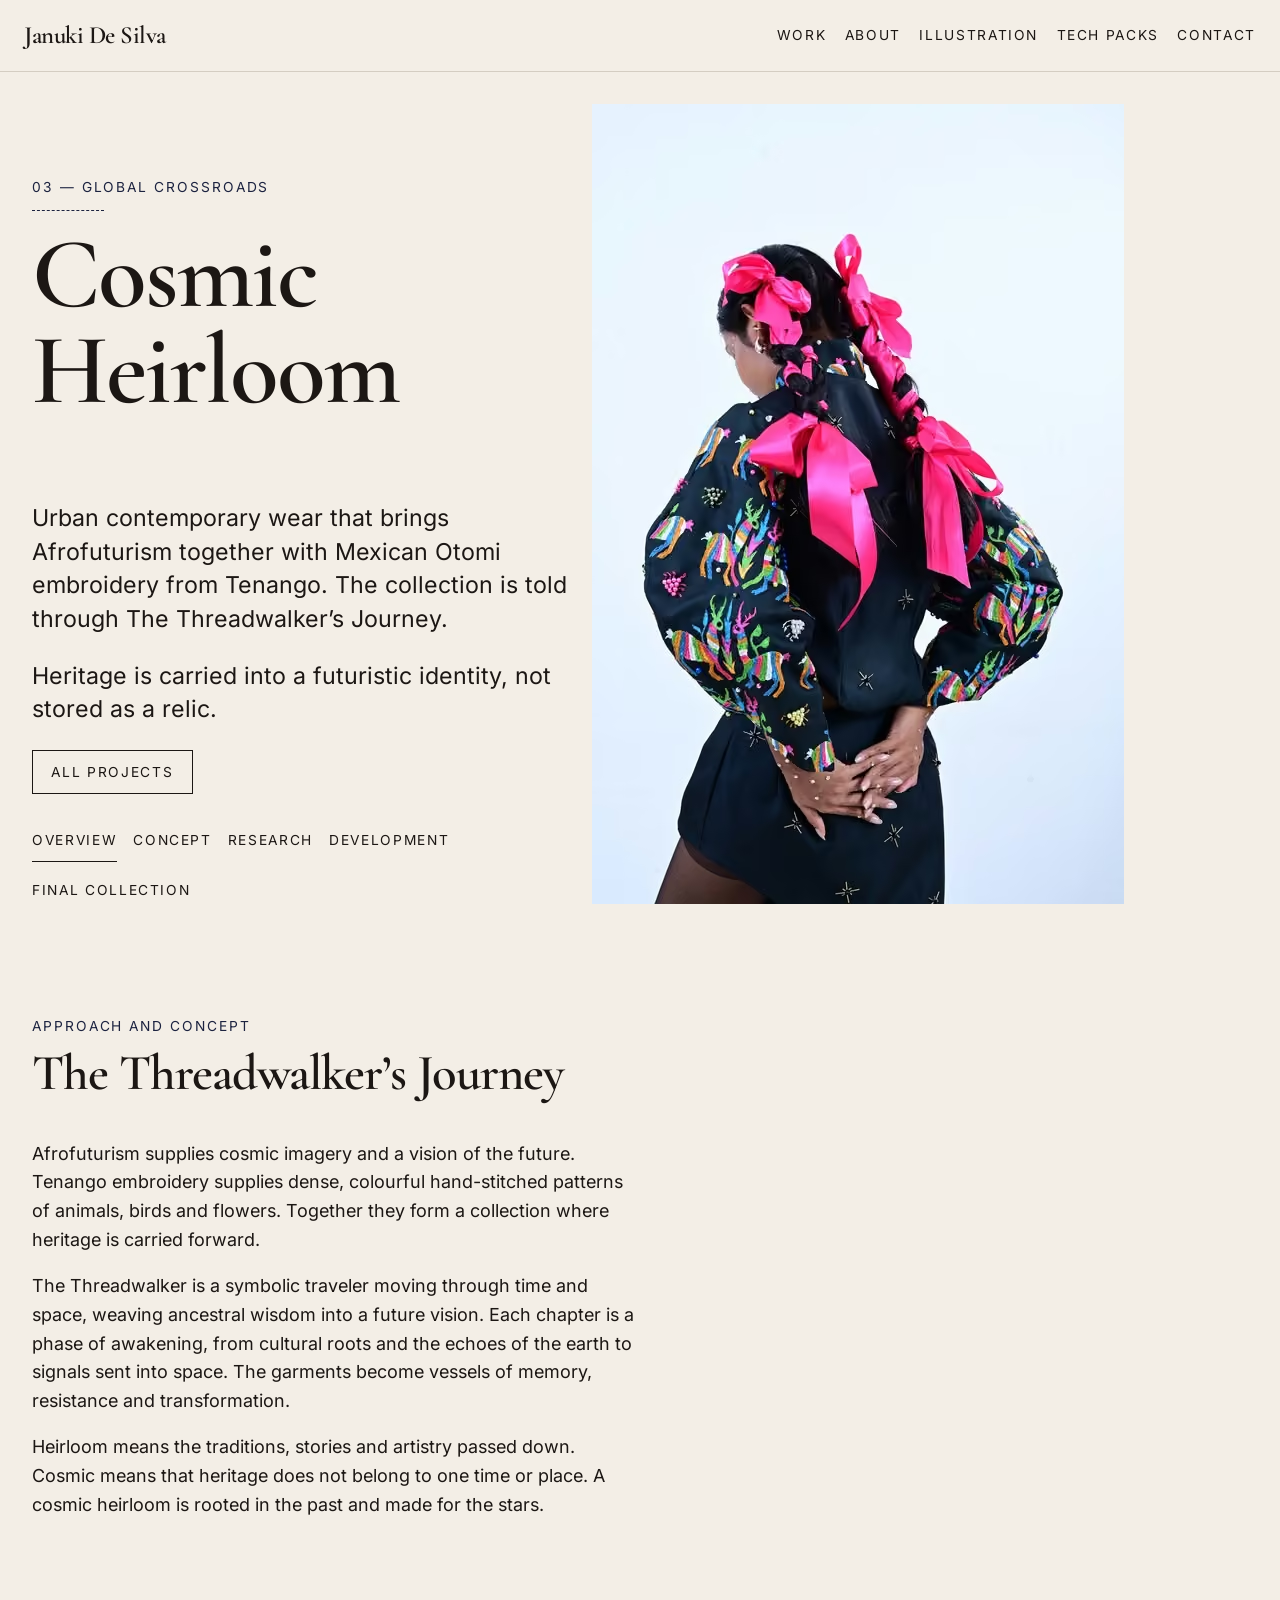
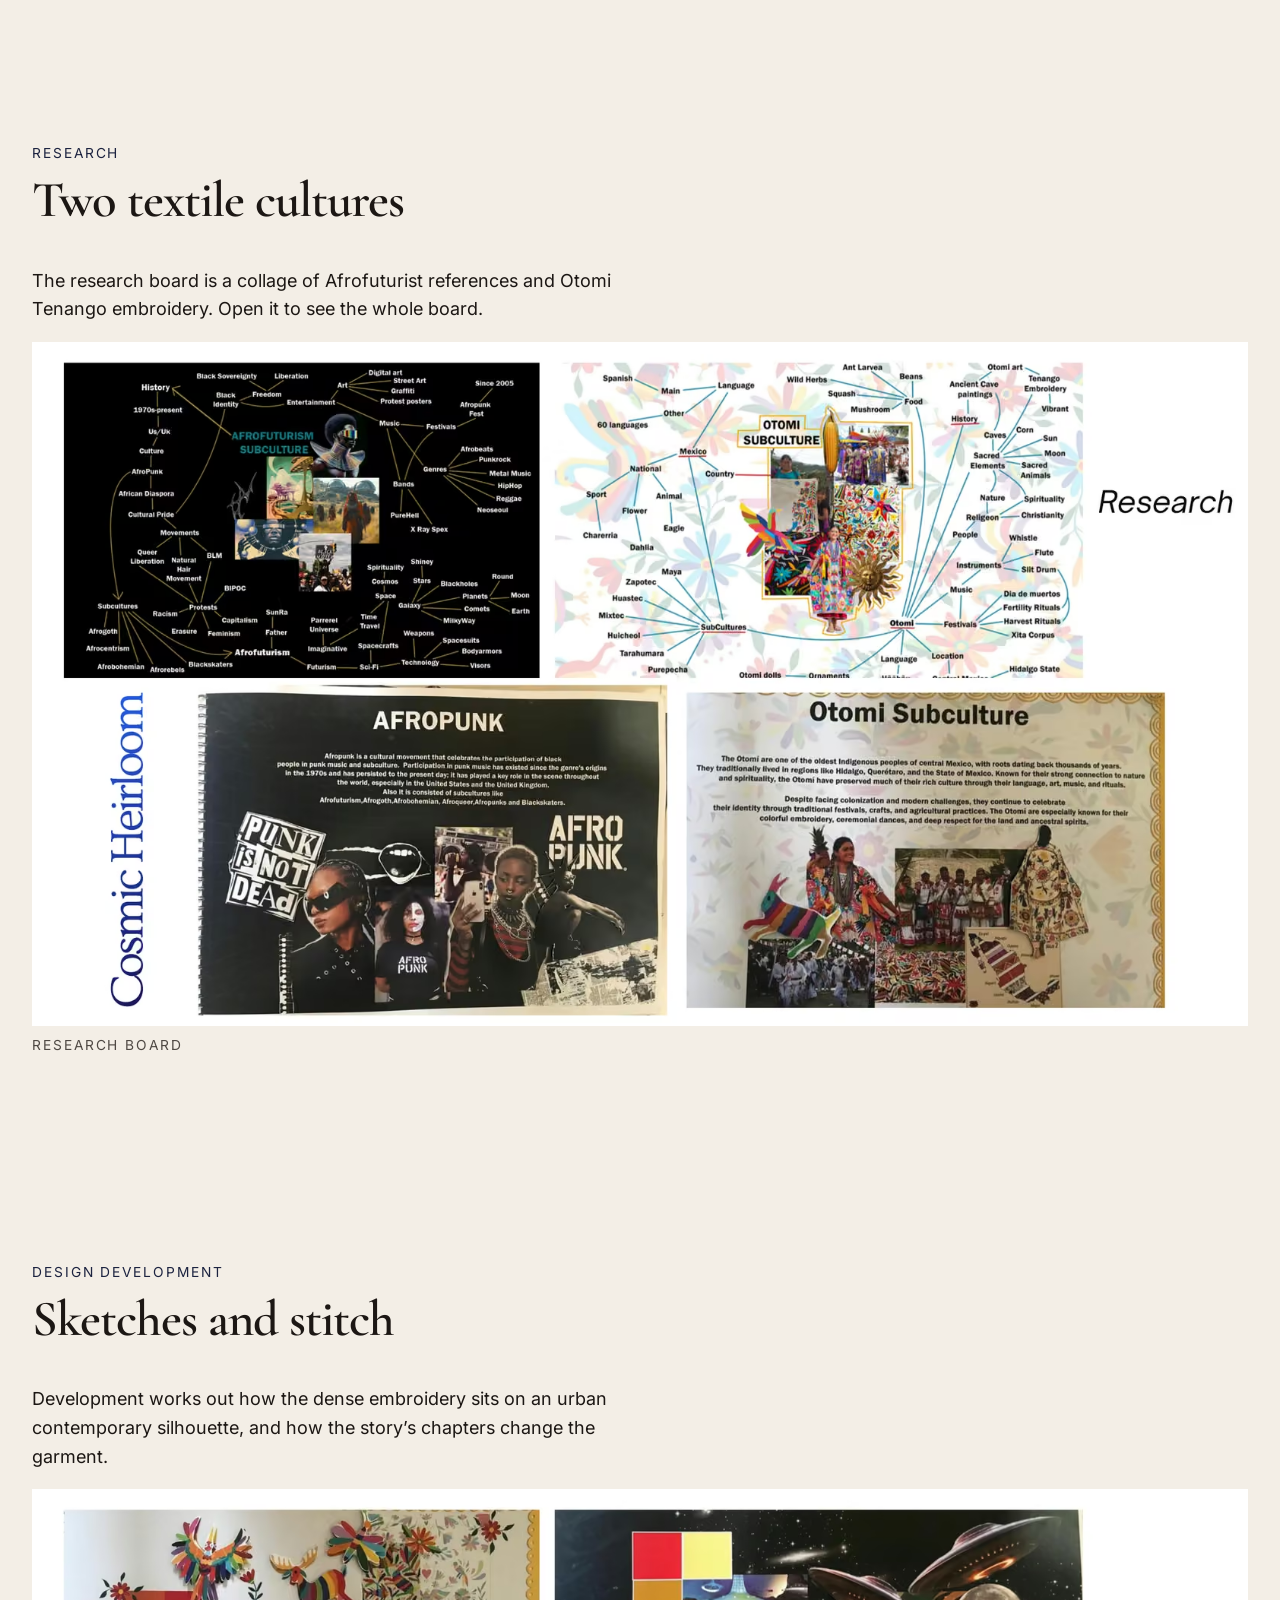
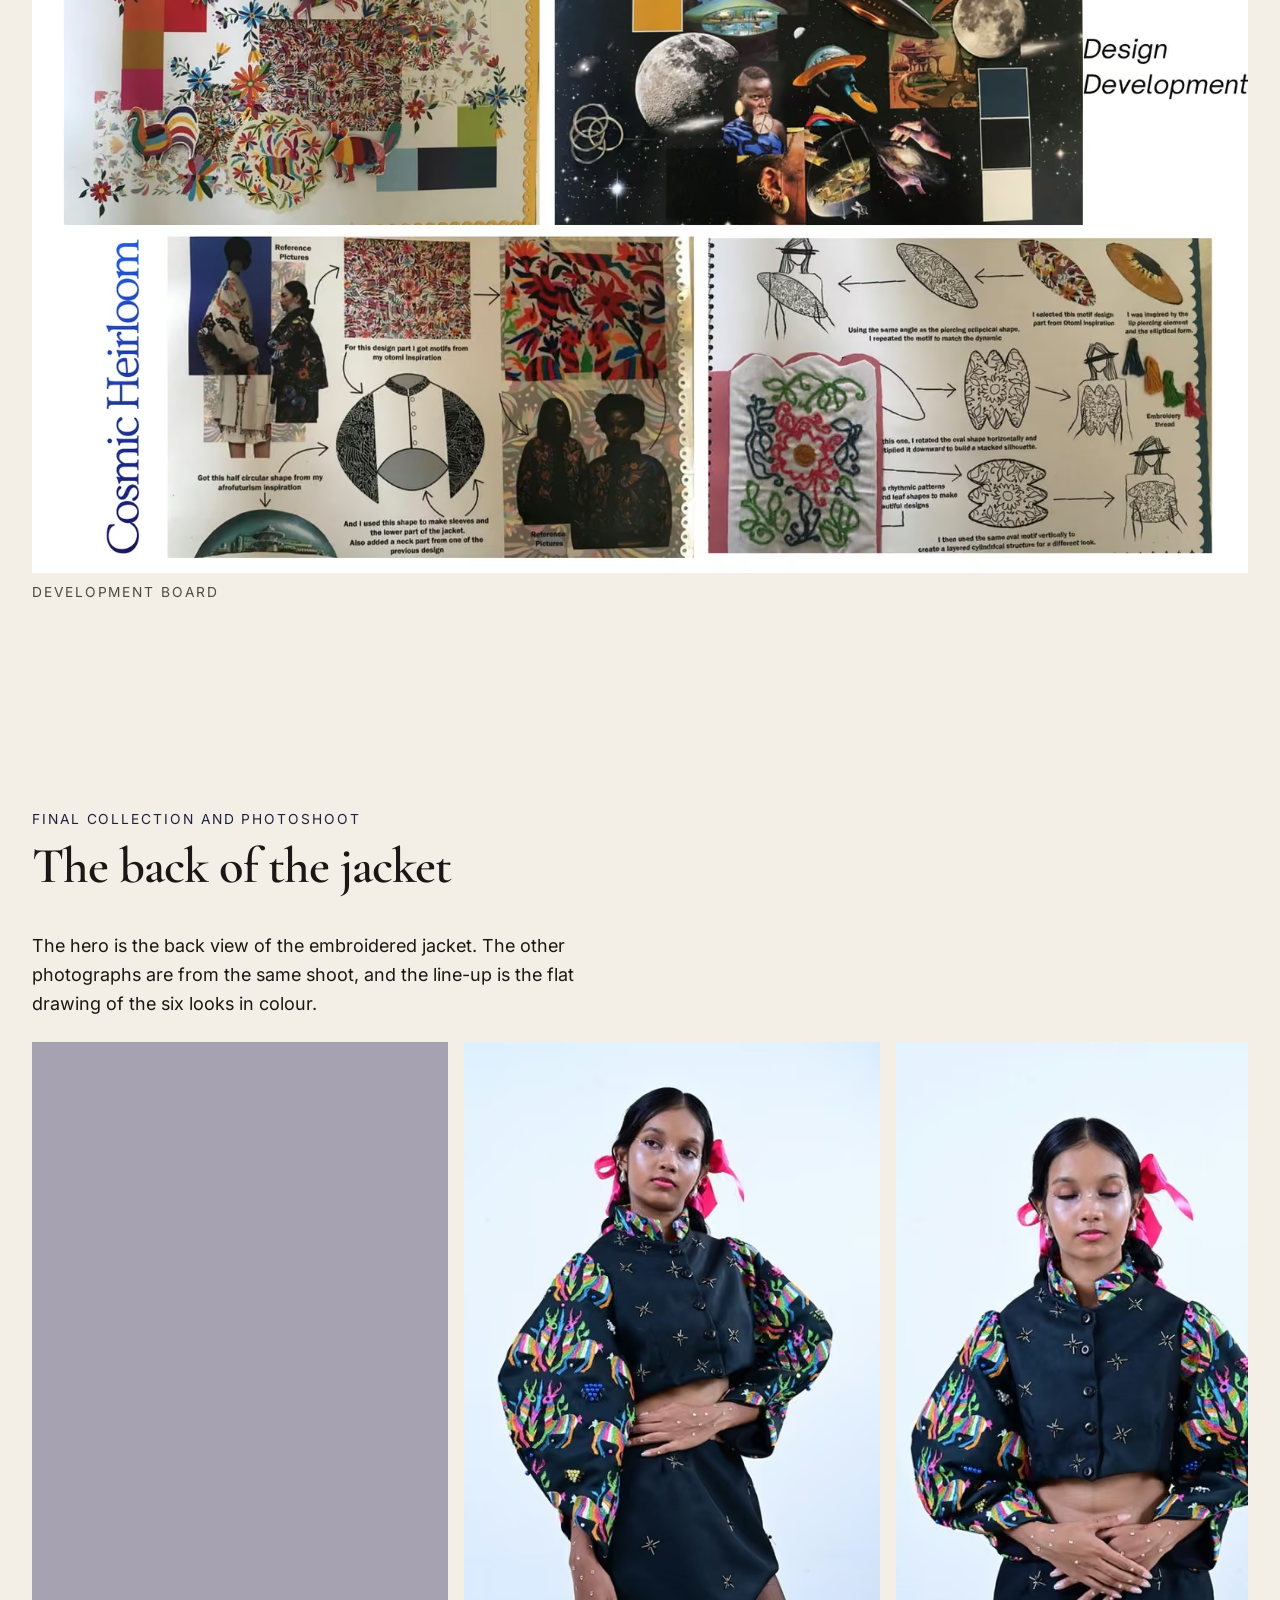
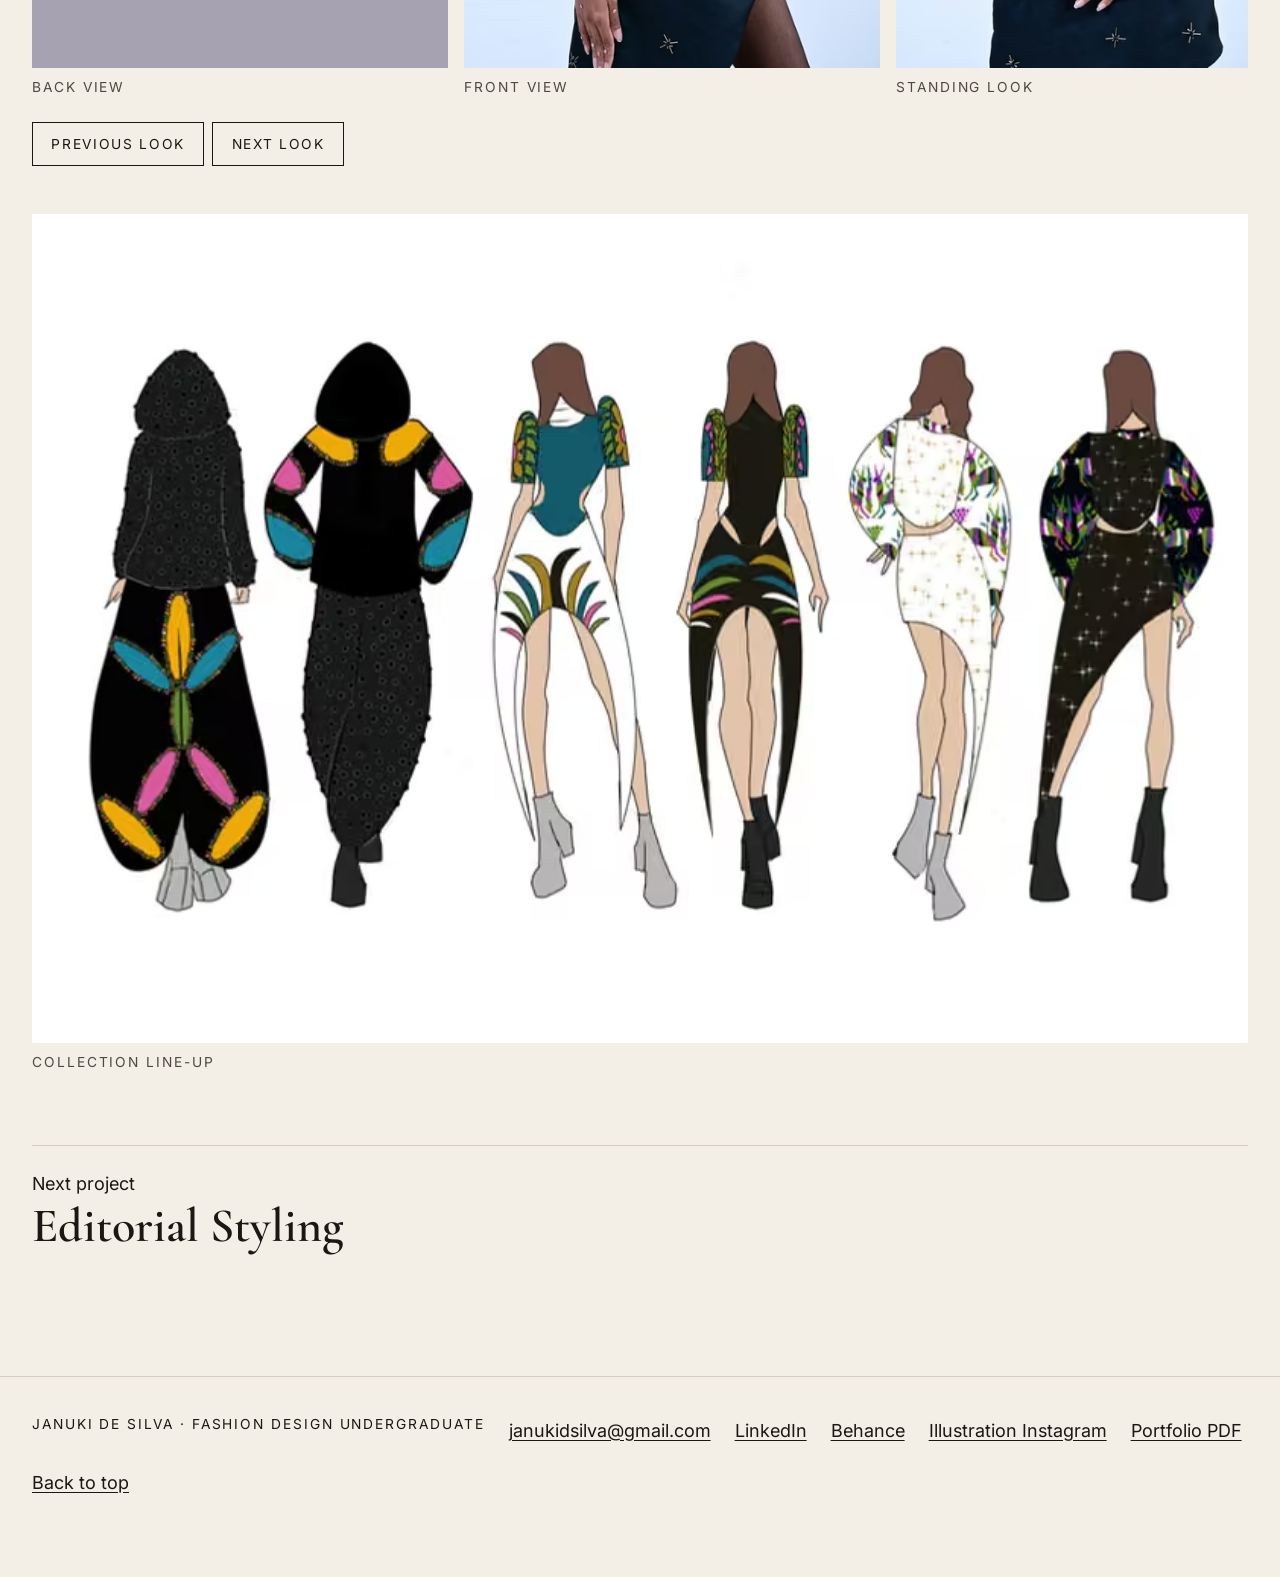
<file: cosmic-heirloom/index.html>
<!DOCTYPE html>
<html lang="en">
<head>
  <meta charset="utf-8">
  <meta name="viewport" content="width=device-width, initial-scale=1">
  <title>Cosmic Heirloom — Januki De Silva</title>
  <meta name="description" content="Cosmic Heirloom by Januki De Silva. Afrofuturism meets Mexican Otomi Tenango embroidery in urban contemporary wear, told as The Threadwalker’s Journey.">
  <link rel="canonical" href="https://januki-desilva.github.io/cosmic-heirloom/">
  <meta name="theme-color" content="#1c2340">
  <meta name="author" content="Januki De Silva">
  <meta property="og:type" content="website">
  <meta property="og:locale" content="en_US">
  <meta property="og:site_name" content="Januki De Silva">
  <meta property="og:title" content="Cosmic Heirloom — Januki De Silva">
  <meta property="og:description" content="Cosmic Heirloom by Januki De Silva. Afrofuturism meets Mexican Otomi Tenango embroidery in urban contemporary wear, told as The Threadwalker’s Journey.">
  <meta property="og:url" content="https://januki-desilva.github.io/cosmic-heirloom/">
  <meta property="og:image" content="https://januki-desilva.github.io/images/og/cosmic-heirloom.jpg">
  <meta property="og:image:width" content="1200">
  <meta property="og:image:height" content="630">
  <meta property="og:image:alt" content="Cosmic Heirloom. Colour line-up of six illustrated looks.">
  <meta name="twitter:card" content="summary_large_image">
  <meta name="twitter:title" content="Cosmic Heirloom — Januki De Silva">
  <meta name="twitter:description" content="Cosmic Heirloom by Januki De Silva. Afrofuturism meets Mexican Otomi Tenango embroidery in urban contemporary wear, told as The Threadwalker’s Journey.">
  <meta name="twitter:image" content="https://januki-desilva.github.io/images/og/cosmic-heirloom.jpg">
  <meta name="twitter:image:alt" content="Cosmic Heirloom. Colour line-up of six illustrated looks.">
  <link rel="icon" href="/favicon.svg" type="image/svg+xml">
  <link rel="icon" href="/favicon.ico" sizes="any">
  <link rel="apple-touch-icon" href="/apple-touch-icon.png">
  <link rel="preload" href="/fonts/f8.woff2" as="font" type="font/woff2" crossorigin>
  <link rel="preload" as="image" href="/images/cosmic/braids-480.avif" imagesrcset="/images/cosmic/braids-480.avif 480w, /images/cosmic/braids-532.avif 532w" imagesizes="(min-width: 800px) 42vw, 100vw" type="image/avif" fetchpriority="high">
<!-- site-css:start -->
<style>
/* Self-hosted, subset, free fonts. Two families only.
   Cormorant Garamond 600 for headings. Inter 400 for text.
   Italic on the contact headline is synthesised from the roman,
   so the first view downloads two files, not four. */

@font-face {
  font-family: "Cormorant Garamond";
  font-style: normal;
  font-weight: 600;
  font-display: swap;
  src: url("/fonts/f7.woff2") format("woff2");
  unicode-range: U+0100-02BA, U+02BD-02C5, U+02C7-02CC, U+02CE-02D7, U+02DD-02FF, U+0304, U+0308, U+0329, U+1D00-1DBF, U+1E00-1E9F, U+1EF2-1EFF, U+2020, U+20A0-20AB, U+20AD-20C4, U+2113, U+2C60-2C7F, U+A720-A7FF;
}

@font-face {
  font-family: "Cormorant Garamond";
  font-style: normal;
  font-weight: 600;
  font-display: swap;
  src: url("/fonts/f8.woff2") format("woff2");
  unicode-range: U+0000-00FF, U+0131, U+0152-0153, U+02BB-02BC, U+02C6, U+02DA, U+02DC, U+0304, U+0308, U+0329, U+2000-206F, U+20AC, U+2122, U+2191, U+2193, U+2212, U+2215, U+FEFF, U+FFFD;
}

@font-face {
  font-family: Inter;
  font-style: normal;
  font-weight: 400;
  font-display: swap;
  src: url("/fonts/f9.woff2") format("woff2");
  unicode-range: U+0100-02BA, U+02BD-02C5, U+02C7-02CC, U+02CE-02D7, U+02DD-02FF, U+0304, U+0308, U+0329, U+1D00-1DBF, U+1E00-1E9F, U+1EF2-1EFF, U+2020, U+20A0-20AB, U+20AD-20C4, U+2113, U+2C60-2C7F, U+A720-A7FF;
}

@font-face {
  font-family: Inter;
  font-style: normal;
  font-weight: 400;
  font-display: swap;
  src: url("/fonts/f10.woff2") format("woff2");
  unicode-range: U+0000-00FF, U+0131, U+0152-0153, U+02BB-02BC, U+02C6, U+02DA, U+02DC, U+0304, U+0308, U+0329, U+2000-206F, U+20AC, U+2122, U+2191, U+2193, U+2212, U+2215, U+FEFF, U+FFFD;
}

/* Januki De Silva — portfolio
   Neutral paper and ink. Project accents are set on the body.
   Motion uses transform and opacity only. */

:root {
  --paper: #f3eee6;
  --paper-2: #e7e0d6;
  --ink: #1c1714;
  --muted: #4f4944;
  --line: #d4cdc2;
  --accent: #6e2433;
  --accent-2: #3d4750;
  --vivid: #b4233a;
  --serif: "Cormorant Garamond", "Iowan Old Style", Palatino, "Palatino Linotype", "Times New Roman", serif;
  --sans: Inter, "Segoe UI", system-ui, sans-serif;
  --header: 4.5rem;
  --s-1: 0.25rem;
  --s-2: 0.5rem;
  --s-3: 0.75rem;
  --s-4: 1rem;
  --s-5: 1.5rem;
  --s-6: 2rem;
  --s-7: 3rem;
  --s-8: 4.5rem;
  --s-9: clamp(4.5rem, 8vw, 7rem);
  --text-sm: clamp(0.78rem, 0.74rem + 0.15vw, 0.875rem);
  --text-body: clamp(1rem, 0.96rem + 0.2vw, 1.125rem);
  --text-lead: clamp(1.15rem, 1.02rem + 0.55vw, 1.45rem);
  --text-h3: clamp(1.4rem, 1.15rem + 1vw, 1.85rem);
  --text-h2: clamp(2.1rem, 1.4rem + 2.2vw, 3.4rem);
  --text-h1: clamp(2.7rem, 1.15rem + 6.4vw, 6.25rem);
  --measure: 38rem;
  color-scheme: light;
}

body[data-project="parasomnia"] {
  --accent: #6e2433;
  --accent-2: #3d4750;
}

body[data-project="sacred-skin"] {
  --accent: #5c4034;
  --accent-2: #8a7968;
}

body[data-project="cosmic-heirloom"] {
  --accent: #1c2340;
  --accent-2: #b4233a;
}

body[data-project="editorial-styling"] {
  --accent: #1b2a4a;
  --accent-2: #7a2432;
}

*,
*::before,
*::after {
  box-sizing: border-box;
}

html {
  scroll-behavior: smooth;
  scroll-padding-top: calc(var(--header) + 0.75rem);
}

body {
  margin: 0;
  background: var(--paper);
  color: var(--ink);
  font-family: var(--sans);
  font-size: var(--text-body);
  font-weight: 400;
  line-height: 1.6;
  padding-top: var(--header);
}

img,
svg,
video {
  max-width: 100%;
  height: auto;
}

button,
input,
textarea {
  font-family: inherit;
  font-size: inherit;
}

[hidden] {
  display: none !important;
}

:focus {
  outline: none;
}

:focus-visible {
  outline: 2px solid var(--ink);
  outline-offset: 3px;
}

.skip:not(:focus) {
  position: absolute;
  width: 1px;
  height: 1px;
  padding: 0;
  margin: -1px;
  overflow: hidden;
  clip: rect(0 0 0 0);
  clip-path: inset(50%);
  white-space: nowrap;
  border: 0;
}

.skip:focus {
  position: fixed;
  left: 0.75rem;
  top: 0.75rem;
  z-index: 80;
  background: var(--ink);
  color: var(--paper);
  padding: 0.7rem 1rem;
  text-decoration: none;
}

.sr-only {
  position: absolute;
  width: 1px;
  height: 1px;
  padding: 0;
  margin: -1px;
  overflow: hidden;
  clip: rect(0 0 0 0);
  clip-path: inset(50%);
  white-space: nowrap;
  border: 0;
}

h1, h2, h3, p, figure {
  margin-top: 0;
}

figure {
  margin: 0;
}

h1, h2, h3 {
  font-family: var(--serif);
  font-weight: 600;
  line-height: 0.96;
  letter-spacing: -0.02em;
}

h2 em {
  font-style: italic;
  font-weight: 600;
}

h1 { font-size: var(--text-h1); }
h2 { font-size: var(--text-h2); }
h3 { font-size: var(--text-h3); line-height: 1.05; }

p { overflow-wrap: break-word; }

a {
  color: inherit;
}

.lede,
.prose p {
  max-width: var(--measure);
}

.lede {
  font-size: var(--text-lead);
  line-height: 1.45;
}

.eyebrow,
.kicker,
.section-label,
.work-tag,
figcaption,
.lookbook-bar,
.pager span,
.form-note,
.footer-meta {
  font-family: var(--sans);
  font-size: var(--text-sm);
  font-weight: 400;
  letter-spacing: 0.14em;
  text-transform: uppercase;
}

.eyebrow,
.kicker,
.section-label {
  color: var(--accent);
  margin-bottom: var(--s-3);
}

.muted { color: var(--muted); }

.wrap {
  width: min(72rem, calc(100% - 2rem));
  margin-inline: auto;
}

.wrap-wide {
  width: min(86rem, calc(100% - 2rem));
  margin-inline: auto;
}

.section {
  padding: var(--s-9) 0;
  scroll-margin-top: calc(var(--header) + 0.5rem);
}

.section-head {
  display: grid;
  gap: var(--s-3);
  margin-bottom: var(--s-7);
  position: relative;
  z-index: 1;
  background: var(--paper);
}

/* Header */
.site-header {
  position: fixed;
  inset: 0 0 auto 0;
  z-index: 40;
  display: flex;
  align-items: center;
  justify-content: space-between;
  gap: var(--s-4);
  min-height: var(--header);
  padding: 0 1rem;
  background: var(--paper);
  border-bottom: 1px solid var(--line);
  transform: translateY(0);
  transition: transform 240ms ease-out;
}

.site-header.is-hidden {
  transform: translateY(-100%);
}

.site-header:focus-within {
  transform: none;
}

.logo {
  display: inline-flex;
  align-items: center;
  min-height: 44px;
  font-family: var(--serif);
  font-weight: 600;
  font-size: clamp(1.15rem, 2.4vw, 1.55rem);
  letter-spacing: -0.02em;
  text-decoration: none;
  line-height: 1;
}

.nav-toggle {
  min-height: 44px;
  min-width: 44px;
  padding: 0 0.9rem;
  border: 1px solid var(--ink);
  background: transparent;
  cursor: pointer;
}

.site-nav {
  display: none;
  position: absolute;
  inset: 100% 0 auto 0;
  flex-direction: column;
  padding: 0.4rem 1rem 1rem;
  background: var(--paper);
  border-bottom: 1px solid var(--line);
}

.site-nav.is-open { display: flex; }

.site-nav a {
  display: flex;
  align-items: center;
  min-height: 48px;
  text-decoration: none;
  letter-spacing: 0.12em;
  text-transform: uppercase;
  font-size: var(--text-sm);
  font-weight: 400;
}

.site-nav a[aria-current="true"] {
  background-image: linear-gradient(90deg, var(--ink) 45%, transparent 0);
  background-size: 7px 1px;
  background-repeat: repeat-x;
  background-position: left bottom;
  background-origin: content-box;
}

/* Stitched thread. Drawn by scroll; static when motion is reduced. */
.thread {
  display: none;
  position: fixed;
  left: 0;
  top: 0;
  width: 12px;
  height: 100vh;
  z-index: 35;
  color: #b7aa9c;
  pointer-events: none;
}

.thread path {
  stroke-dasharray: 1;
  stroke-dashoffset: 1;
}

/* Hero
   Mobile keeps the photograph near 60svh so the name, role and
   View work sit in the first screen. Desktop caps it near 85vh
   and centres a larger name beside it, leaving a peek of work. */
.hero {
  --hero-h: min(60svh, calc(100svh - var(--header) - 18rem));
  display: flex;
  flex-direction: column;
  gap: var(--s-3);
  padding-bottom: var(--s-2);
}

.hero-media {
  background: var(--tone, #351a0f);
  overflow: hidden;
  width: 100%;
  height: var(--hero-h);
  max-height: 60svh;
}

.hero-media picture,
.hero-media img {
  display: block;
  width: 100%;
  height: 100%;
  object-fit: cover;
  object-position: center 16%;
}

.hero-copy {
  width: min(72rem, calc(100% - 2rem));
  margin-inline: auto;
}

.hero-copy .eyebrow {
  margin-bottom: var(--s-2);
}

.hero-copy .lede {
  margin-bottom: 0;
}

.hero-copy h1 {
  line-height: 0.9;
}

.hero-copy h1 span {
  display: block;
}

.hero .btn { margin-top: var(--s-3); }

.hero-credit {
  margin: var(--s-3) 0 0;
  color: var(--muted);
  font-size: var(--text-sm);
  letter-spacing: 0.12em;
  text-transform: uppercase;
}

/* Buttons and chips */
.btn,
.btn-ghost,
.icon-btn,
.look-btn,
.nav-toggle,
.video-load {
  display: inline-flex;
  align-items: center;
  justify-content: center;
  min-height: 44px;
  padding: 0.55rem 1.15rem;
  border: 1px solid var(--ink);
  background: var(--ink);
  color: var(--paper);
  text-decoration: none;
  letter-spacing: 0.12em;
  text-transform: uppercase;
  font-size: var(--text-sm);
  font-weight: 400;
  cursor: pointer;
  transition: transform 200ms ease-out, background-color 200ms ease-out, color 200ms ease-out;
}

.btn:hover,
.btn:focus-visible,
.btn-ghost:hover,
.btn-ghost:focus-visible {
  background: var(--accent);
  border-color: var(--accent);
  color: var(--paper);
}

.btn-ghost {
  background: transparent;
  color: var(--ink);
}

.cluster {
  display: flex;
  flex-wrap: wrap;
  gap: var(--s-3);
  align-items: center;
}

.chips {
  display: flex;
  flex-wrap: wrap;
  gap: var(--s-2);
  padding: 0;
  margin: var(--s-4) 0 0;
  list-style: none;
}

.chips li {
  border: 1px solid var(--line);
  padding: 0.35rem 0.7rem;
  background: #faf7f2;
  font-size: var(--text-sm);
}

/* Selected work */
.work-section {
  position: relative;
  overflow: hidden;
}

.giant {
  position: absolute;
  z-index: 0;
  margin: 0;
  left: max(0.4rem, calc((100% - min(86rem, 100% - 2rem)) / 2));
  top: 0;
  font-family: var(--serif);
  font-weight: 600;
  font-size: clamp(5.5rem, 20vw, 16rem);
  line-height: 0.78;
  letter-spacing: -0.035em;
  color: transparent;
  -webkit-text-stroke: 1px rgba(28, 23, 20, 0.22);
  user-select: none;
  pointer-events: none;
}

.work-grid {
  position: relative;
  z-index: 1;
  display: grid;
  gap: var(--s-7);
}

.work-card {
  min-width: 0;
}

.work-card a {
  display: block;
  text-decoration: none;
  color: inherit;
}

.work-card .frame {
  overflow: hidden;
  background: var(--tone, var(--paper-2));
}

.work-card .frame picture,
.work-card .frame img {
  display: block;
  width: 100%;
  height: auto;
}

.work-card img {
  transform: scale(1);
  transition: transform 450ms ease-out;
}

.work-card:hover img,
.work-card:focus-within img {
  transform: scale(1.045);
}

.work-meta {
  display: grid;
  gap: 0.2rem;
  padding-top: var(--s-3);
}

.work-meta strong {
  font-family: var(--serif);
  font-size: clamp(1.8rem, 1.3rem + 1.4vw, 2.6rem);
  font-weight: 600;
  line-height: 0.95;
  letter-spacing: -0.02em;
}

.work-summary {
  color: var(--muted);
  max-width: 36rem;
}

.view-line {
  display: inline-block;
  margin-top: var(--s-2);
  letter-spacing: 0.14em;
  text-transform: uppercase;
  font-size: var(--text-sm);
  font-weight: 400;
  transform: translateY(6px);
  opacity: 0;
  transition: transform 280ms ease-out, opacity 280ms ease-out;
}

@media (hover: none) {
  .view-line { opacity: 1; transform: none; }
}

.work-card:hover .view-line,
.work-card:focus-within .view-line {
  transform: none;
  opacity: 1;
}

.cursor-preview {
  position: fixed;
  left: 0;
  top: 0;
  width: min(220px, 40vw);
  z-index: 25;
  pointer-events: none;
  opacity: 0;
  background: var(--paper-2);
  box-shadow: 0 12px 40px rgba(28, 23, 20, 0.16);
  transition: opacity 200ms ease-out;
}

.cursor-preview.is-on { opacity: 1; }

.cursor-preview img {
  display: block;
  width: 100%;
  height: auto;
}

/* About */
.about-grid {
  display: grid;
  gap: var(--s-6);
  align-items: start;
}

.portrait {
  margin: 0;
  background: transparent;
}

.portrait picture,
.portrait img {
  display: block;
  width: 100%;
  height: auto;
  background: var(--tone, #6a6668);
}

.portrait figcaption,
.frame figcaption,
.shot-figure figcaption {
  margin-top: var(--s-2);
  color: var(--muted);
  background: var(--paper);
}

.skill-block { margin-top: var(--s-6); }
.skill-block h3 { margin-bottom: var(--s-2); }

/* Illustration and tech */
.gallery {
  display: grid;
  gap: var(--s-5);
  grid-template-columns: 1fr;
}

.shot {
  display: block;
  width: 100%;
  padding: 0;
  border: 0;
  background: var(--tone, var(--paper-2));
  cursor: zoom-in;
  color: inherit;
}

.shot img {
  display: block;
  width: 100%;
  height: auto;
  transform: scale(1);
  transition: transform 400ms ease-out;
}

.shot:hover img,
.shot:focus-visible img {
  transform: scale(1.03);
}

.board .shot img { width: 100%; }

.tech-grid {
  display: grid;
  gap: var(--s-5);
}

/* Contact */
.contact-grid {
  display: grid;
  gap: var(--s-7);
}

.contact-links {
  list-style: none;
  padding: 0;
  margin: 0 0 var(--s-5);
}

.contact-links a {
  display: flex;
  align-items: baseline;
  justify-content: space-between;
  gap: var(--s-4);
  min-height: 48px;
  padding: 0.7rem 0;
  border-top: 1px solid var(--line);
  text-decoration: none;
  font-family: var(--serif);
  font-size: clamp(1.4rem, 1rem + 1.4vw, 2rem);
  line-height: 1.1;
}

.contact-links li:last-child a { border-bottom: 1px solid var(--line); }

.contact-links span {
  font-family: var(--sans);
  font-size: var(--text-sm);
  letter-spacing: 0.14em;
  text-transform: uppercase;
  color: var(--muted);
}

.form {
  display: grid;
  gap: var(--s-4);
}

.field { display: grid; gap: 0.35rem; }

.field label { font-weight: 400; }

.field input,
.field textarea {
  width: 100%;
  min-height: 44px;
  padding: 0.65rem 0.75rem;
  border: 1px solid var(--ink);
  background: #faf7f2;
  border-radius: 0;
}

.field textarea { min-height: 9rem; resize: vertical; }

.field-error {
  margin: 0;
  color: #6e2433;
  font-size: var(--text-sm);
}

.form-status {
  margin: 0;
  min-height: 1.5em;
}

.secondary-link {
  margin-top: var(--s-5);
  font-size: var(--text-sm);
}

.secondary-link a { letter-spacing: 0.08em; }

/* Project pages */
.project-hero {
  display: grid;
  gap: var(--s-5);
  padding-top: var(--s-6);
}

.project-hero .frame { order: -1; }

.project-copy .lede + .lede { margin-top: 0; }

.accent-rule {
  width: 4.5rem;
  height: 0;
  border: 0;
  border-top: 1px dashed var(--accent);
  margin: 0 0 var(--s-4);
}

.section-nav {
  display: flex;
  gap: 0.4rem 1rem;
  flex-wrap: wrap;
  margin: var(--s-5) 0 0;
}

.section-nav a {
  min-height: 44px;
  display: inline-flex;
  align-items: center;
  text-decoration: none;
  letter-spacing: 0.12em;
  text-transform: uppercase;
  font-size: var(--text-sm);
  font-weight: 400;
  border-bottom: 1px solid transparent;
}

.section-nav a[aria-current="true"],
.section-nav a:hover {
  border-bottom-color: var(--ink);
}

.block + .block { margin-top: var(--s-6); }

.board { margin: var(--s-5) 0 0; }

.split {
  display: grid;
  gap: var(--s-6);
  align-items: start;
}

/* Lookbook */
.lookbook {
  margin-top: var(--s-5);
  min-width: 0;
  max-width: 100%;
}

.lineup {
  margin-top: var(--s-7);
}

.lookbook-track {
  display: flex;
  gap: var(--s-4);
  overflow-x: auto;
  scroll-snap-type: x mandatory;
  padding-bottom: var(--s-3);
  list-style: none;
  margin: 0;
  padding-left: 0;
  max-width: 100%;
  min-width: 0;
}

.lookbook-track:focus-visible {
  outline: 2px solid var(--ink);
  outline-offset: 3px;
}

.lookbook-track li {
  flex: 0 0 min(78%, 26rem);
  scroll-snap-align: start;
  min-width: 0;
}

.lookbook-bar {
  display: flex;
  flex-wrap: wrap;
  gap: var(--s-2);
  margin-top: var(--s-3);
}

.look-btn {
  background: transparent;
  color: var(--ink);
}

.look-btn:hover,
.look-btn:focus-visible {
  background: var(--ink);
  color: var(--paper);
}

/* Video slot is hidden until data-video-src is set. */
.video-slot {
  margin-top: var(--s-7);
  padding: var(--s-5);
  border: 1px dashed var(--line);
}

.video-slot video,
.video-slot img {
  width: 100%;
  height: auto;
  background: #1c1714;
}

/* Pager */
.project-pager {
  display: grid;
  margin-top: var(--s-8);
  border-top: 1px solid var(--line);
}

.project-pager a {
  display: flex;
  flex-direction: column;
  justify-content: center;
  gap: 0.35rem;
  min-height: 8rem;
  padding: var(--s-5) 0;
  text-decoration: none;
}

.project-pager strong {
  font-family: var(--serif);
  font-size: clamp(2rem, 1.4rem + 2vw, 3.4rem);
  font-weight: 600;
  line-height: 0.95;
}

.project-pager a:hover strong { color: var(--accent); }

/* Lightbox */
dialog.lightbox {
  width: min(100%, 100vw);
  height: 100%;
  max-width: none;
  max-height: none;
  margin: 0;
  padding: 0;
  border: 0;
  background: #1c1714;
  color: #f3eee6;
}

dialog.lightbox::backdrop {
  background: rgba(28, 23, 20, 0.84);
}

.lightbox-bar,
.lightbox-stage,
.lightbox-caption {
  width: min(72rem, calc(100% - 2rem));
  margin-inline: auto;
}

.lightbox-bar {
  display: flex;
  align-items: center;
  justify-content: space-between;
  gap: var(--s-3);
  min-height: 4.5rem;
}

.lightbox-bar p { margin: 0; letter-spacing: 0.12em; text-transform: uppercase; font-size: var(--text-sm); }

.icon-btn {
  background: #f3eee6;
  color: #1c1714;
  border-color: #f3eee6;
}

.icon-btn:hover,
.icon-btn:focus-visible {
  background: #ffffff;
  border-color: #ffffff;
  color: #1c1714;
}

.lightbox-stage {
  display: grid;
  grid-template-columns: 1fr 1fr;
  grid-template-areas: "image image" "prev next";
  gap: var(--s-2);
  align-items: center;
  min-height: 0;
}

.lightbox-stage picture { grid-area: image; }
.lightbox-stage [data-lightbox-prev] { grid-area: prev; }
.lightbox-stage [data-lightbox-next] { grid-area: next; }

.lightbox-stage img {
  display: block;
  width: auto;
  max-width: 100%;
  max-height: calc(100vh - 12rem);
  max-height: calc(100dvh - 12rem);
  margin-inline: auto;
  object-fit: contain;
  background: #2a2422;
}

.lightbox-caption {
  min-height: 3.5rem;
  margin-top: var(--s-3);
  margin-bottom: 0;
}

/* Footer and utilities */
.site-footer {
  border-top: 1px solid var(--line);
  padding: var(--s-6) 0 var(--s-8);
  display: grid;
  gap: var(--s-4);
}

.site-footer a { text-underline-offset: 0.18em; }

.footer-row {
  display: flex;
  flex-wrap: wrap;
  gap: var(--s-2) var(--s-5);
  align-items: center;
}

.footer-row a {
  display: inline-flex;
  align-items: center;
  min-height: 44px;
}

.to-top {
  display: none;
  position: fixed;
  right: 0.75rem;
  bottom: 0.75rem;
  z-index: 30;
  background: var(--paper);
  color: var(--ink);
  text-decoration: none;
  box-shadow: 0 6px 24px rgba(28, 23, 20, 0.12);
}

.to-top.is-on { display: inline-flex; }

.not-found {
  min-height: calc(100vh - var(--header) - 8rem);
  display: grid;
  align-content: center;
  gap: var(--s-4);
  padding: var(--s-8) 0;
}

.js [data-reveal] {
  opacity: 0;
  transform: translateY(16px);
}

.js [data-reveal].is-in {
  opacity: 1;
  transform: none;
  transition: opacity 420ms ease-out, transform 420ms ease-out;
}

.js [data-reveal].is-in:nth-child(2) { transition-delay: 60ms; }
.js [data-reveal].is-in:nth-child(3) { transition-delay: 120ms; }

@media (min-width: 720px) {
  .gallery { grid-template-columns: 1fr 1fr; }
  .gallery .wide { grid-column: 1 / -1; }
  .tech-grid { grid-template-columns: 1fr 1fr; }
  .contact-grid { grid-template-columns: 0.9fr 1.1fr; align-items: start; }
  .split { grid-template-columns: 0.8fr 1.2fr; }
  .project-hero { grid-template-columns: 0.9fr 1.1fr; align-items: end; }
  .project-hero .frame { order: 0; }
  .about-grid { grid-template-columns: minmax(0, 0.72fr) minmax(0, 1.2fr); }
}

@media (min-width: 800px) {
  .nav-toggle { display: none; }
  .site-nav {
    display: flex;
    position: static;
    flex-direction: row;
    align-items: center;
    gap: 0.25rem 1.15rem;
    padding: 0;
    border: 0;
    background: transparent;
  }
  .thread { display: block; }
  .hero {
    --hero-h: min(85vh, calc(100svh - var(--header) - 9.25rem));
    display: grid;
    grid-template-columns: minmax(0, 1.15fr) minmax(0, 0.85fr);
    align-items: center;
    gap: clamp(1.5rem, 3vw, 3.5rem);
    width: min(90rem, calc(100% - 3rem));
    margin-inline: auto;
    min-height: 0;
    padding: 0.75rem 0 0.5rem;
  }
  .hero-media {
    width: min(100%, calc(var(--hero-h) * 1365 / 2048));
    max-width: 100%;
    min-width: 0;
    height: auto;
    max-height: var(--hero-h);
    aspect-ratio: 1365 / 2048;
    justify-self: end;
    align-self: center;
    order: 2;
  }
  .hero-copy {
    width: auto;
    min-width: 0;
    margin: 0;
    order: 1;
    padding-bottom: 0;
    align-self: center;
  }
  .hero-copy h1 {
    font-size: clamp(4.25rem, 1.4rem + 6.6vw, 9.25rem);
    line-height: 0.86;
    letter-spacing: -0.035em;
    /* The J in Cormorant sits left of its box. Keep the ink inside the column. */
    padding-left: 0.08em;
  }
  .work-section { padding-top: var(--s-6); }
  .work-grid {
    grid-template-columns: 1.15fr 0.85fr;
    gap: var(--s-7) var(--s-6);
    align-items: start;
  }
  .work-card:first-child { grid-row: span 2; }
  .work-card:last-child { grid-column: 1 / -1; }
  .work-card:last-child a {
    display: grid;
    grid-template-columns: 1.3fr 0.7fr;
    gap: var(--s-5);
    align-items: end;
  }
}

@media (min-width: 1000px) {
  .gallery { grid-template-columns: repeat(3, minmax(0, 1fr)); }
  .gallery .wide { grid-column: span 2; }
}

@media (min-width: 800px) {
  .lightbox-stage {
    grid-template-columns: auto minmax(0, 1fr) auto;
    grid-template-areas: "prev image next";
  }
}

@media (min-width: 1024px) {
  .footer-row a,
  .footer-meta {
    white-space: nowrap;
    flex-shrink: 0;
  }
}

@media (min-width: 1200px) {
  .wrap { width: min(76rem, calc(100% - 4rem)); }
  .wrap-wide { width: min(92rem, calc(100% - 4rem)); }
  .site-header { padding-inline: 1.5rem; }
  .giant {
    left: max(0.4rem, calc((100% - min(92rem, 100% - 4rem)) / 2));
  }
}

@media (prefers-reduced-motion: reduce) {
  html { scroll-behavior: auto; }
  *,
  *::before,
  *::after {
    animation: none !important;
    transition: none !important;
  }
  .js [data-reveal] { opacity: 1; transform: none; }
  .thread path { stroke-dashoffset: 0 !important; }
  .lookbook-track { scroll-snap-type: none; scroll-behavior: auto; }
  .view-line { opacity: 1; transform: none; }
  .cursor-preview { display: none !important; }
}

@media (prefers-reduced-motion: no-preference) {
  @view-transition {
    navigation: auto;
  }
}
</style>
<!-- site-css:end -->
  <script>document.documentElement.classList.add("js");</script>
  <script type="application/ld+json">
  {
    "@context": "https://schema.org",
    "@type": "BreadcrumbList",
    "itemListElement": [
      {"@type": "ListItem", "position": 1, "name": "Portfolio", "item": "https://januki-desilva.github.io/"},
      {"@type": "ListItem", "position": 2, "name": "Cosmic Heirloom", "item": "https://januki-desilva.github.io/cosmic-heirloom/"}
    ]
  }
  </script>
</head>

<body id="top" data-project="cosmic-heirloom">
  <a class="skip" href="#main">Skip to content</a>
  <svg class="thread" viewBox="0 0 2 100" preserveAspectRatio="none" aria-hidden="true" focusable="false">
    <path d="M1 0 V100" pathLength="1" fill="none" stroke="currentColor" stroke-width="0.35"></path>
  </svg>
  <header class="site-header">
    <a class="logo" href="/#top">Januki De Silva</a>
    <button class="nav-toggle" type="button" aria-expanded="false" aria-controls="site-nav">Menu</button>
    <nav id="site-nav" class="site-nav" aria-label="Sections">
      <a href="/#work" data-nav="work">Work</a>
      <a href="/#about" data-nav="about">About</a>
      <a href="/#illustration" data-nav="illustration">Illustration</a>
      <a href="/#tech-packs" data-nav="tech-packs">Tech packs</a>
      <a href="/#contact" data-nav="contact">Contact</a>
    </nav>
  </header>
  <main id="main">

    <article>

      <header class="project-hero wrap" id="overview">
        <div class="project-copy">
          <p class="kicker">03 — Global Crossroads</p>
          <hr class="accent-rule">
          <h1>Cosmic Heirloom</h1>
          <p class="lede">Urban contemporary wear that brings Afrofuturism together with Mexican Otomi embroidery from Tenango. The collection is told through The Threadwalker’s Journey.</p>
          <p class="lede">Heritage is carried into a futuristic identity, not stored as a relic.</p>
          <p><a class="btn-ghost" href="/#work">All projects</a></p>
          <nav class="section-nav" aria-label="In this project">
        <a href="#overview" data-nav="overview">Overview</a>
        <a href="#concept" data-nav="concept">Concept</a>
        <a href="#research" data-nav="research">Research</a>
        <a href="#development" data-nav="development">Development</a>
        <a href="#finals" data-nav="finals">Final collection</a>
      </nav>
        </div>
        <figure class="frame" style="--tone:#a7a2b2">
          <picture>
            <source type="image/avif" srcset="/images/cosmic/braids-480.avif 480w, /images/cosmic/braids-532.avif 532w" sizes="(min-width: 720px) 42vw, 100vw">
            <source type="image/webp" srcset="/images/cosmic/braids-480.webp 480w, /images/cosmic/braids-532.webp 532w" sizes="(min-width: 720px) 42vw, 100vw">
            <img src="/images/cosmic/braids-532.jpg" srcset="/images/cosmic/braids-480.jpg 480w, /images/cosmic/braids-532.jpg 532w" sizes="(min-width: 720px) 42vw, 100vw" width="532" height="800" alt="Back view of a model with braids and pink bows, in a black jacket with bright multicoloured Otomi embroidery and a black skirt." fetchpriority="high" decoding="async">
          </picture>
        </figure>
      </header>

      <section class="section" id="concept">
        <div class="wrap prose">
          <p class="kicker">Approach and concept</p>
          <h2>The Threadwalker’s Journey</h2>
          <p>Afrofuturism supplies cosmic imagery and a vision of the future. Tenango embroidery supplies dense, colourful hand-stitched patterns of animals, birds and flowers. Together they form a collection where heritage is carried forward.</p>
          <p>The Threadwalker is a symbolic traveler moving through time and space, weaving ancestral wisdom into a future vision. Each chapter is a phase of awakening, from cultural roots and the echoes of the earth to signals sent into space. The garments become vessels of memory, resistance and transformation.</p>
          <p>Heirloom means the traditions, stories and artistry passed down. Cosmic means that heritage does not belong to one time or place. A cosmic heirloom is rooted in the past and made for the stars.</p>
        </div>
      </section>

      <section class="section" id="research">
        <div class="wrap-wide">
          <div class="prose">
            <p class="kicker">Research</p>
            <h2>Two textile cultures</h2>
            <p>The research board is a collage of Afrofuturist references and Otomi Tenango embroidery. Open it to see the whole board.</p>
          </div>
          <figure class="shot-figure">
          <button type="button" class="shot" style="--tone:#9b9892" data-lightbox-group="cosmic-research" data-caption="Research board" data-full="/images/cosmic/research-1600.webp">
            <picture>
            <source type="image/avif" srcset="/images/cosmic/research-800.avif 800w, /images/cosmic/research-1600.avif 1600w" sizes="100vw">
            <source type="image/webp" srcset="/images/cosmic/research-800.webp 800w, /images/cosmic/research-1600.webp 1600w" sizes="100vw">
            <img src="/images/cosmic/research-1600.jpg" srcset="/images/cosmic/research-800.jpg 800w, /images/cosmic/research-1600.jpg 1600w" sizes="100vw" width="1600" height="900" alt="Cosmic Heirloom research board on Afrofuturism and Otomi Tenango embroidery." loading="lazy" decoding="async">
          </picture>
          </button>
          <figcaption>Research board</figcaption>
        </figure>
        </div>
      </section>

      <section class="section" id="development">
        <div class="wrap-wide">
          <div class="prose">
            <p class="kicker">Design development</p>
            <h2>Sketches and stitch</h2>
            <p>Development works out how the dense embroidery sits on an urban contemporary silhouette, and how the story’s chapters change the garment.</p>
          </div>
          <figure class="shot-figure">
          <button type="button" class="shot" style="--tone:#9d938a" data-lightbox-group="cosmic-dev" data-caption="Development board" data-full="/images/cosmic/development-1600.webp">
            <picture>
            <source type="image/avif" srcset="/images/cosmic/development-800.avif 800w, /images/cosmic/development-1600.avif 1600w" sizes="100vw">
            <source type="image/webp" srcset="/images/cosmic/development-800.webp 800w, /images/cosmic/development-1600.webp 1600w" sizes="100vw">
            <img src="/images/cosmic/development-1600.jpg" srcset="/images/cosmic/development-800.jpg 800w, /images/cosmic/development-1600.jpg 1600w" sizes="100vw" width="1600" height="900" alt="Development board with garment sketches, an embroidery close-up, a red and green palette, and textile swatches." loading="lazy" decoding="async">
          </picture>
          </button>
          <figcaption>Development board</figcaption>
        </figure>
        </div>
      </section>

      <section class="section" id="finals">
        <div class="wrap-wide">
          <div class="prose">
            <p class="kicker">Final collection and photoshoot</p>
            <h2>The back of the jacket</h2>
            <p>The hero is the back view of the embroidered jacket. The other photographs are from the same shoot, and the line-up is the flat drawing of the six looks in colour.</p>
          </div>
          <div class="lookbook" role="region" aria-label="Cosmic Heirloom final collection">
      <ul class="lookbook-track" tabindex="0">
        <li>
          <figure class="shot-figure">
          <button type="button" class="shot" style="--tone:#a7a2b2" data-lightbox-group="cosmic-finals" data-caption="Back view" data-full="/images/cosmic/braids-532.webp">
            <picture>
            <source type="image/avif" srcset="/images/cosmic/braids-480.avif 480w, /images/cosmic/braids-532.avif 532w" sizes="(min-width: 800px) 26rem, 78vw">
            <source type="image/webp" srcset="/images/cosmic/braids-480.webp 480w, /images/cosmic/braids-532.webp 532w" sizes="(min-width: 800px) 26rem, 78vw">
            <img src="/images/cosmic/braids-532.jpg" srcset="/images/cosmic/braids-480.jpg 480w, /images/cosmic/braids-532.jpg 532w" sizes="(min-width: 800px) 26rem, 78vw" width="532" height="800" alt="Back view of a model with braids and pink bows, in a black jacket with bright multicoloured Otomi embroidery and a black skirt." loading="lazy" decoding="async">
          </picture>
          </button>
          <figcaption>Back view</figcaption>
        </figure>
        </li>
        <li>
          <figure class="shot-figure">
          <button type="button" class="shot" style="--tone:#979da9" data-lightbox-group="cosmic-finals" data-caption="Front view" data-full="/images/cosmic/profile-532.webp">
            <picture>
            <source type="image/avif" srcset="/images/cosmic/profile-480.avif 480w, /images/cosmic/profile-532.avif 532w" sizes="(min-width: 800px) 26rem, 78vw">
            <source type="image/webp" srcset="/images/cosmic/profile-480.webp 480w, /images/cosmic/profile-532.webp 532w" sizes="(min-width: 800px) 26rem, 78vw">
            <img src="/images/cosmic/profile-532.jpg" srcset="/images/cosmic/profile-480.jpg 480w, /images/cosmic/profile-532.jpg 532w" sizes="(min-width: 800px) 26rem, 78vw" width="532" height="800" alt="Front view of a model with braids and pink bows, in a black jacket with bright multicoloured Otomi embroidery and a black skirt." loading="lazy" decoding="async">
          </picture>
          </button>
          <figcaption>Front view</figcaption>
        </figure>
        </li>
        <li>
          <figure class="shot-figure">
          <button type="button" class="shot" style="--tone:#989ca7" data-lightbox-group="cosmic-finals" data-caption="Standing look" data-full="/images/cosmic/standing-479.webp">
            <picture>
            <source type="image/avif" srcset="/images/cosmic/standing-479.avif 479w" sizes="(min-width: 800px) 26rem, 78vw">
            <source type="image/webp" srcset="/images/cosmic/standing-479.webp 479w" sizes="(min-width: 800px) 26rem, 78vw">
            <img src="/images/cosmic/standing-479.jpg" srcset="/images/cosmic/standing-479.jpg 479w" sizes="(min-width: 800px) 26rem, 78vw" width="479" height="720" alt="A standing model in a long black garment with multicoloured embroidery and white shoes." loading="lazy" decoding="async">
          </picture>
          </button>
          <figcaption>Standing look</figcaption>
        </figure>
        </li>
        <li>
          <figure class="shot-figure">
          <button type="button" class="shot" style="--tone:#bfc8d5" data-lightbox-group="cosmic-finals" data-caption="Embroidery detail" data-full="/images/cosmic/detail-426.webp">
            <picture>
            <source type="image/avif" srcset="/images/cosmic/detail-426.avif 426w" sizes="(min-width: 800px) 26rem, 78vw">
            <source type="image/webp" srcset="/images/cosmic/detail-426.webp 426w" sizes="(min-width: 800px) 26rem, 78vw">
            <img src="/images/cosmic/detail-426.jpg" srcset="/images/cosmic/detail-426.jpg 426w" sizes="(min-width: 800px) 26rem, 78vw" width="426" height="640" alt="Close view of bright multicoloured Otomi embroidery on black cloth, with a bird and curling stems." loading="lazy" decoding="async">
          </picture>
          </button>
          <figcaption>Embroidery detail</figcaption>
        </figure>
        </li>
      </ul>
      <div class="lookbook-bar">
        <button class="look-btn" type="button" data-look-prev>Previous look</button>
        <button class="look-btn" type="button" data-look-next>Next look</button>
      </div>
    </div>
          <figure class="shot-figure lineup">
          <button type="button" class="shot" style="--tone:#cbc9c7" data-lightbox-group="cosmic-finals" data-caption="Collection line-up" data-full="/images/cosmic/back-800.webp">
            <picture>
            <source type="image/avif" srcset="/images/cosmic/back-480.avif 480w, /images/cosmic/back-800.avif 800w" sizes="(min-width: 800px) 70vw, 100vw">
            <source type="image/webp" srcset="/images/cosmic/back-480.webp 480w, /images/cosmic/back-800.webp 800w" sizes="(min-width: 800px) 70vw, 100vw">
            <img src="/images/cosmic/back-800.jpg" srcset="/images/cosmic/back-480.jpg 480w, /images/cosmic/back-800.jpg 800w" sizes="(min-width: 800px) 70vw, 100vw" width="800" height="545" alt="Colour line-up of six illustrated Cosmic Heirloom looks, with starbursts and animal motifs." loading="lazy" decoding="async">
          </picture>
          </button>
          <figcaption>Collection line-up</figcaption>
        </figure>
          <nav class="project-pager" aria-label="More projects">
        <a href="/editorial-styling/"><span>Next project</span><strong>Editorial Styling</strong></a>
      </nav>
        </div>
      </section>

    </article>

  </main>
  <footer class="site-footer">
    <div class="wrap footer-row">
      <p class="footer-meta">Januki De Silva · Fashion design undergraduate</p>
      <a href="mailto:janukidsilva@gmail.com">janukidsilva@gmail.com</a>
      <a href="https://www.linkedin.com/in/januki-de-silva-02a955370">LinkedIn</a>
      <a href="https://www.behance.net/janukidesilva">Behance</a>
      <a href="https://www.instagram.com/cele.stia_7/">Illustration Instagram</a>
      <a href="/portfolio/Januki-De-Silva-Portfolio.pdf">Portfolio PDF</a>
      <a href="#top">Back to top</a>
    </div>
  </footer>
  <a class="to-top btn-ghost" href="#top">Back to top</a>


  <dialog id="lightbox" class="lightbox" aria-label="Expanded image">
    <div class="lightbox-bar">
      <p id="lightbox-count" aria-hidden="true"></p>
      <button class="icon-btn" type="button" data-lightbox-close>Close</button>
    </div>
    <div class="lightbox-stage">
      <button class="icon-btn" type="button" data-lightbox-prev>Previous</button>
      <picture>
        <source id="lightbox-avif" type="image/avif">
        <source id="lightbox-webp" type="image/webp">
        <img id="lightbox-img" alt="" width="1600" height="900">
      </picture>
      <button class="icon-btn" type="button" data-lightbox-next>Next</button>
    </div>
    <p id="lightbox-caption" class="lightbox-caption" aria-live="polite"></p>
  </dialog>
  <script type="module" src="/js/main.js"></script>
</body>
</html>
</file>
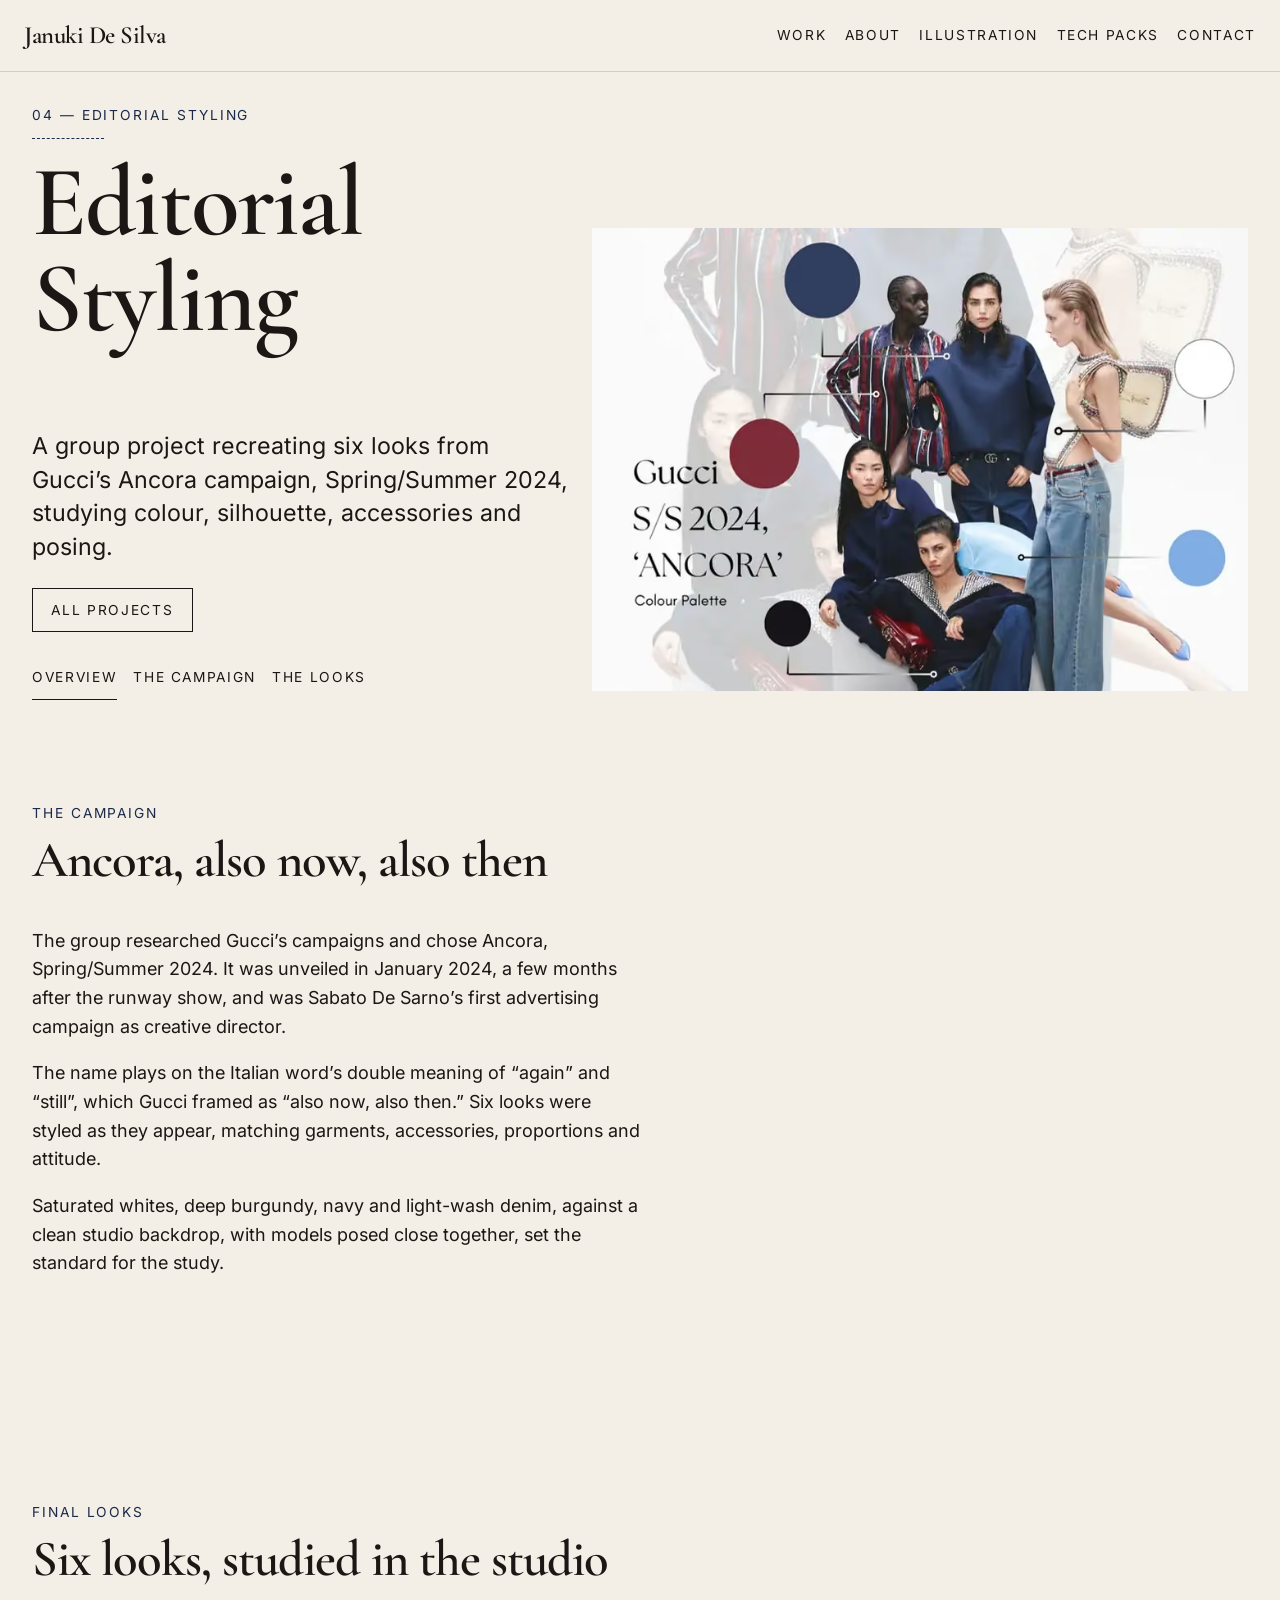
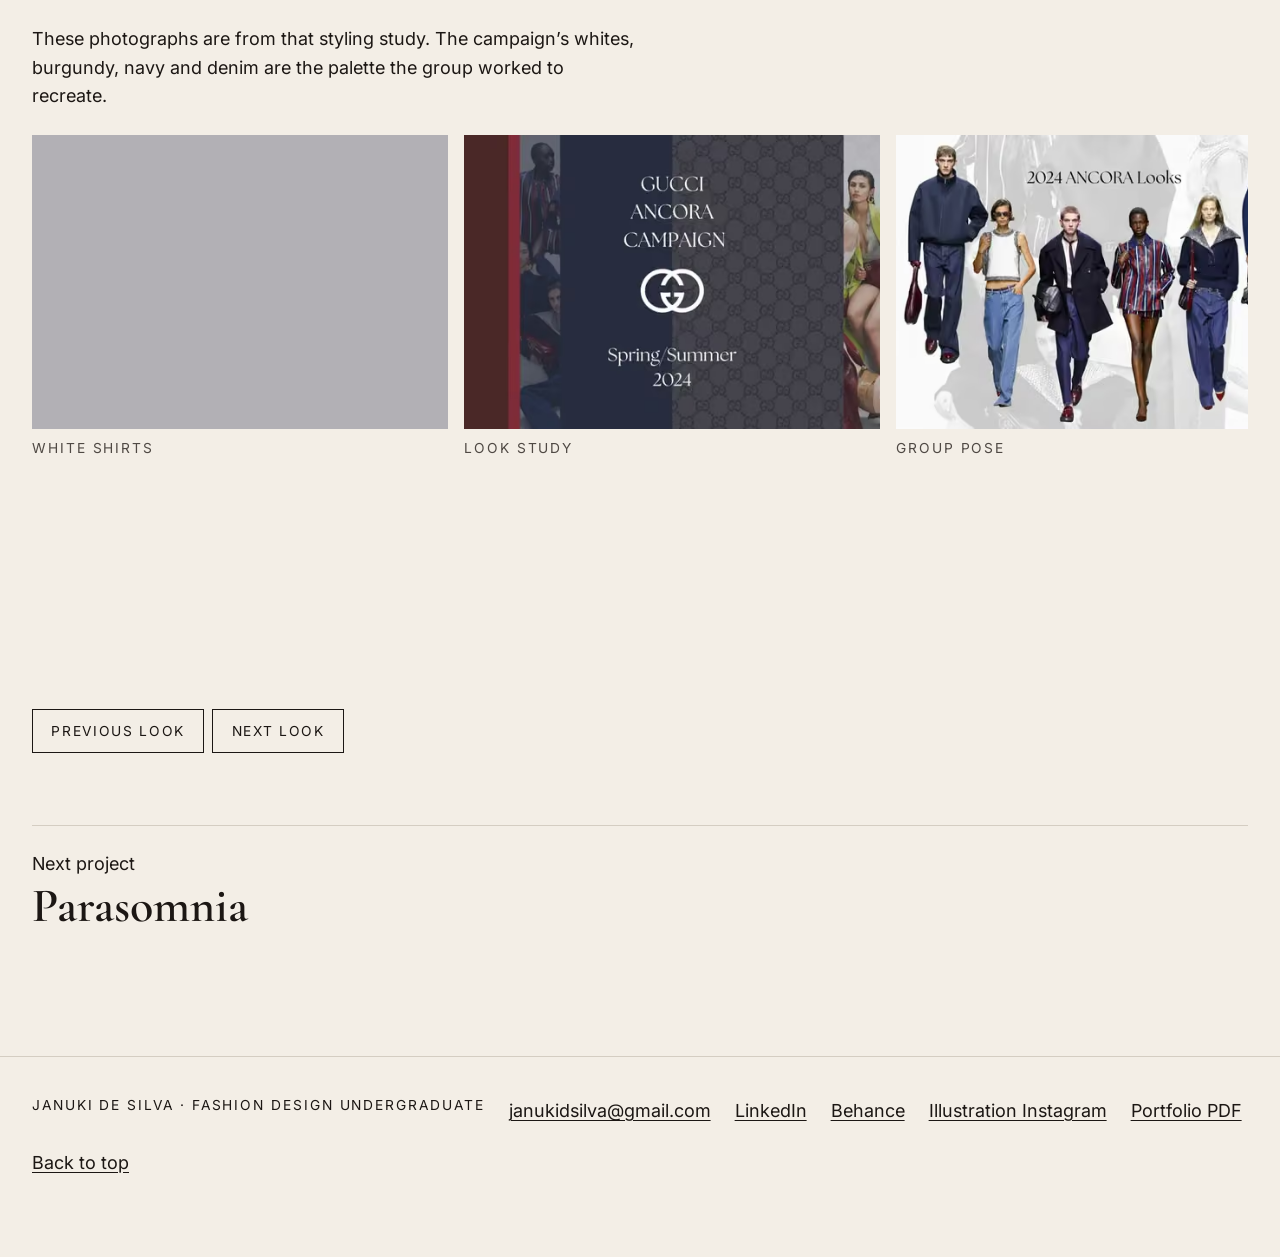
<file: editorial-styling/index.html>
<!DOCTYPE html>
<html lang="en">
<head>
  <meta charset="utf-8">
  <meta name="viewport" content="width=device-width, initial-scale=1">
  <title>Editorial Styling — Januki De Silva</title>
  <meta name="description" content="Editorial styling by Januki De Silva. A group project recreating six looks from Gucci’s Ancora campaign, Spring/Summer 2024.">
  <link rel="canonical" href="https://januki-desilva.github.io/editorial-styling/">
  <meta name="theme-color" content="#1b2a4a">
  <meta name="author" content="Januki De Silva">
  <meta property="og:type" content="website">
  <meta property="og:locale" content="en_US">
  <meta property="og:site_name" content="Januki De Silva">
  <meta property="og:title" content="Editorial Styling — Januki De Silva">
  <meta property="og:description" content="Editorial styling by Januki De Silva. A group project recreating six looks from Gucci’s Ancora campaign, Spring/Summer 2024.">
  <meta property="og:url" content="https://januki-desilva.github.io/editorial-styling/">
  <meta property="og:image" content="https://januki-desilva.github.io/images/og/editorial-styling.jpg">
  <meta property="og:image:width" content="1200">
  <meta property="og:image:height" content="630">
  <meta property="og:image:alt" content="Editorial styling study of Gucci Ancora, Spring/Summer 2024.">
  <meta name="twitter:card" content="summary_large_image">
  <meta name="twitter:title" content="Editorial Styling — Januki De Silva">
  <meta name="twitter:description" content="Editorial styling by Januki De Silva. A group project recreating six looks from Gucci’s Ancora campaign, Spring/Summer 2024.">
  <meta name="twitter:image" content="https://januki-desilva.github.io/images/og/editorial-styling.jpg">
  <meta name="twitter:image:alt" content="Editorial styling study of Gucci Ancora, Spring/Summer 2024.">
  <link rel="icon" href="/favicon.svg" type="image/svg+xml">
  <link rel="icon" href="/favicon.ico" sizes="any">
  <link rel="apple-touch-icon" href="/apple-touch-icon.png">
  <link rel="preload" href="/fonts/f8.woff2" as="font" type="font/woff2" crossorigin>
  <link rel="preload" as="image" href="/images/editorial/hero-480.avif" imagesrcset="/images/editorial/hero-480.avif 480w, /images/editorial/hero-800.avif 800w" imagesizes="(min-width: 800px) 54vw, 100vw" type="image/avif" fetchpriority="high">
<!-- site-css:start -->
<style>
/* Self-hosted, subset, free fonts. Two families only.
   Cormorant Garamond 600 for headings. Inter 400 for text.
   Italic on the contact headline is synthesised from the roman,
   so the first view downloads two files, not four. */

@font-face {
  font-family: "Cormorant Garamond";
  font-style: normal;
  font-weight: 600;
  font-display: swap;
  src: url("/fonts/f7.woff2") format("woff2");
  unicode-range: U+0100-02BA, U+02BD-02C5, U+02C7-02CC, U+02CE-02D7, U+02DD-02FF, U+0304, U+0308, U+0329, U+1D00-1DBF, U+1E00-1E9F, U+1EF2-1EFF, U+2020, U+20A0-20AB, U+20AD-20C4, U+2113, U+2C60-2C7F, U+A720-A7FF;
}

@font-face {
  font-family: "Cormorant Garamond";
  font-style: normal;
  font-weight: 600;
  font-display: swap;
  src: url("/fonts/f8.woff2") format("woff2");
  unicode-range: U+0000-00FF, U+0131, U+0152-0153, U+02BB-02BC, U+02C6, U+02DA, U+02DC, U+0304, U+0308, U+0329, U+2000-206F, U+20AC, U+2122, U+2191, U+2193, U+2212, U+2215, U+FEFF, U+FFFD;
}

@font-face {
  font-family: Inter;
  font-style: normal;
  font-weight: 400;
  font-display: swap;
  src: url("/fonts/f9.woff2") format("woff2");
  unicode-range: U+0100-02BA, U+02BD-02C5, U+02C7-02CC, U+02CE-02D7, U+02DD-02FF, U+0304, U+0308, U+0329, U+1D00-1DBF, U+1E00-1E9F, U+1EF2-1EFF, U+2020, U+20A0-20AB, U+20AD-20C4, U+2113, U+2C60-2C7F, U+A720-A7FF;
}

@font-face {
  font-family: Inter;
  font-style: normal;
  font-weight: 400;
  font-display: swap;
  src: url("/fonts/f10.woff2") format("woff2");
  unicode-range: U+0000-00FF, U+0131, U+0152-0153, U+02BB-02BC, U+02C6, U+02DA, U+02DC, U+0304, U+0308, U+0329, U+2000-206F, U+20AC, U+2122, U+2191, U+2193, U+2212, U+2215, U+FEFF, U+FFFD;
}

/* Januki De Silva — portfolio
   Neutral paper and ink. Project accents are set on the body.
   Motion uses transform and opacity only. */

:root {
  --paper: #f3eee6;
  --paper-2: #e7e0d6;
  --ink: #1c1714;
  --muted: #4f4944;
  --line: #d4cdc2;
  --accent: #6e2433;
  --accent-2: #3d4750;
  --vivid: #b4233a;
  --serif: "Cormorant Garamond", "Iowan Old Style", Palatino, "Palatino Linotype", "Times New Roman", serif;
  --sans: Inter, "Segoe UI", system-ui, sans-serif;
  --header: 4.5rem;
  --s-1: 0.25rem;
  --s-2: 0.5rem;
  --s-3: 0.75rem;
  --s-4: 1rem;
  --s-5: 1.5rem;
  --s-6: 2rem;
  --s-7: 3rem;
  --s-8: 4.5rem;
  --s-9: clamp(4.5rem, 8vw, 7rem);
  --text-sm: clamp(0.78rem, 0.74rem + 0.15vw, 0.875rem);
  --text-body: clamp(1rem, 0.96rem + 0.2vw, 1.125rem);
  --text-lead: clamp(1.15rem, 1.02rem + 0.55vw, 1.45rem);
  --text-h3: clamp(1.4rem, 1.15rem + 1vw, 1.85rem);
  --text-h2: clamp(2.1rem, 1.4rem + 2.2vw, 3.4rem);
  --text-h1: clamp(2.7rem, 1.15rem + 6.4vw, 6.25rem);
  --measure: 38rem;
  color-scheme: light;
}

body[data-project="parasomnia"] {
  --accent: #6e2433;
  --accent-2: #3d4750;
}

body[data-project="sacred-skin"] {
  --accent: #5c4034;
  --accent-2: #8a7968;
}

body[data-project="cosmic-heirloom"] {
  --accent: #1c2340;
  --accent-2: #b4233a;
}

body[data-project="editorial-styling"] {
  --accent: #1b2a4a;
  --accent-2: #7a2432;
}

*,
*::before,
*::after {
  box-sizing: border-box;
}

html {
  scroll-behavior: smooth;
  scroll-padding-top: calc(var(--header) + 0.75rem);
}

body {
  margin: 0;
  background: var(--paper);
  color: var(--ink);
  font-family: var(--sans);
  font-size: var(--text-body);
  font-weight: 400;
  line-height: 1.6;
  padding-top: var(--header);
}

img,
svg,
video {
  max-width: 100%;
  height: auto;
}

button,
input,
textarea {
  font-family: inherit;
  font-size: inherit;
}

[hidden] {
  display: none !important;
}

:focus {
  outline: none;
}

:focus-visible {
  outline: 2px solid var(--ink);
  outline-offset: 3px;
}

.skip:not(:focus) {
  position: absolute;
  width: 1px;
  height: 1px;
  padding: 0;
  margin: -1px;
  overflow: hidden;
  clip: rect(0 0 0 0);
  clip-path: inset(50%);
  white-space: nowrap;
  border: 0;
}

.skip:focus {
  position: fixed;
  left: 0.75rem;
  top: 0.75rem;
  z-index: 80;
  background: var(--ink);
  color: var(--paper);
  padding: 0.7rem 1rem;
  text-decoration: none;
}

.sr-only {
  position: absolute;
  width: 1px;
  height: 1px;
  padding: 0;
  margin: -1px;
  overflow: hidden;
  clip: rect(0 0 0 0);
  clip-path: inset(50%);
  white-space: nowrap;
  border: 0;
}

h1, h2, h3, p, figure {
  margin-top: 0;
}

figure {
  margin: 0;
}

h1, h2, h3 {
  font-family: var(--serif);
  font-weight: 600;
  line-height: 0.96;
  letter-spacing: -0.02em;
}

h2 em {
  font-style: italic;
  font-weight: 600;
}

h1 { font-size: var(--text-h1); }
h2 { font-size: var(--text-h2); }
h3 { font-size: var(--text-h3); line-height: 1.05; }

p { overflow-wrap: break-word; }

a {
  color: inherit;
}

.lede,
.prose p {
  max-width: var(--measure);
}

.lede {
  font-size: var(--text-lead);
  line-height: 1.45;
}

.eyebrow,
.kicker,
.section-label,
.work-tag,
figcaption,
.lookbook-bar,
.pager span,
.form-note,
.footer-meta {
  font-family: var(--sans);
  font-size: var(--text-sm);
  font-weight: 400;
  letter-spacing: 0.14em;
  text-transform: uppercase;
}

.eyebrow,
.kicker,
.section-label {
  color: var(--accent);
  margin-bottom: var(--s-3);
}

.muted { color: var(--muted); }

.wrap {
  width: min(72rem, calc(100% - 2rem));
  margin-inline: auto;
}

.wrap-wide {
  width: min(86rem, calc(100% - 2rem));
  margin-inline: auto;
}

.section {
  padding: var(--s-9) 0;
  scroll-margin-top: calc(var(--header) + 0.5rem);
}

.section-head {
  display: grid;
  gap: var(--s-3);
  margin-bottom: var(--s-7);
  position: relative;
  z-index: 1;
  background: var(--paper);
}

/* Header */
.site-header {
  position: fixed;
  inset: 0 0 auto 0;
  z-index: 40;
  display: flex;
  align-items: center;
  justify-content: space-between;
  gap: var(--s-4);
  min-height: var(--header);
  padding: 0 1rem;
  background: var(--paper);
  border-bottom: 1px solid var(--line);
  transform: translateY(0);
  transition: transform 240ms ease-out;
}

.site-header.is-hidden {
  transform: translateY(-100%);
}

.site-header:focus-within {
  transform: none;
}

.logo {
  display: inline-flex;
  align-items: center;
  min-height: 44px;
  font-family: var(--serif);
  font-weight: 600;
  font-size: clamp(1.15rem, 2.4vw, 1.55rem);
  letter-spacing: -0.02em;
  text-decoration: none;
  line-height: 1;
}

.nav-toggle {
  min-height: 44px;
  min-width: 44px;
  padding: 0 0.9rem;
  border: 1px solid var(--ink);
  background: transparent;
  cursor: pointer;
}

.site-nav {
  display: none;
  position: absolute;
  inset: 100% 0 auto 0;
  flex-direction: column;
  padding: 0.4rem 1rem 1rem;
  background: var(--paper);
  border-bottom: 1px solid var(--line);
}

.site-nav.is-open { display: flex; }

.site-nav a {
  display: flex;
  align-items: center;
  min-height: 48px;
  text-decoration: none;
  letter-spacing: 0.12em;
  text-transform: uppercase;
  font-size: var(--text-sm);
  font-weight: 400;
}

.site-nav a[aria-current="true"] {
  background-image: linear-gradient(90deg, var(--ink) 45%, transparent 0);
  background-size: 7px 1px;
  background-repeat: repeat-x;
  background-position: left bottom;
  background-origin: content-box;
}

/* Stitched thread. Drawn by scroll; static when motion is reduced. */
.thread {
  display: none;
  position: fixed;
  left: 0;
  top: 0;
  width: 12px;
  height: 100vh;
  z-index: 35;
  color: #b7aa9c;
  pointer-events: none;
}

.thread path {
  stroke-dasharray: 1;
  stroke-dashoffset: 1;
}

/* Hero
   Mobile keeps the photograph near 60svh so the name, role and
   View work sit in the first screen. Desktop caps it near 85vh
   and centres a larger name beside it, leaving a peek of work. */
.hero {
  --hero-h: min(60svh, calc(100svh - var(--header) - 18rem));
  display: flex;
  flex-direction: column;
  gap: var(--s-3);
  padding-bottom: var(--s-2);
}

.hero-media {
  background: var(--tone, #351a0f);
  overflow: hidden;
  width: 100%;
  height: var(--hero-h);
  max-height: 60svh;
}

.hero-media picture,
.hero-media img {
  display: block;
  width: 100%;
  height: 100%;
  object-fit: cover;
  object-position: center 16%;
}

.hero-copy {
  width: min(72rem, calc(100% - 2rem));
  margin-inline: auto;
}

.hero-copy .eyebrow {
  margin-bottom: var(--s-2);
}

.hero-copy .lede {
  margin-bottom: 0;
}

.hero-copy h1 {
  line-height: 0.9;
}

.hero-copy h1 span {
  display: block;
}

.hero .btn { margin-top: var(--s-3); }

.hero-credit {
  margin: var(--s-3) 0 0;
  color: var(--muted);
  font-size: var(--text-sm);
  letter-spacing: 0.12em;
  text-transform: uppercase;
}

/* Buttons and chips */
.btn,
.btn-ghost,
.icon-btn,
.look-btn,
.nav-toggle,
.video-load {
  display: inline-flex;
  align-items: center;
  justify-content: center;
  min-height: 44px;
  padding: 0.55rem 1.15rem;
  border: 1px solid var(--ink);
  background: var(--ink);
  color: var(--paper);
  text-decoration: none;
  letter-spacing: 0.12em;
  text-transform: uppercase;
  font-size: var(--text-sm);
  font-weight: 400;
  cursor: pointer;
  transition: transform 200ms ease-out, background-color 200ms ease-out, color 200ms ease-out;
}

.btn:hover,
.btn:focus-visible,
.btn-ghost:hover,
.btn-ghost:focus-visible {
  background: var(--accent);
  border-color: var(--accent);
  color: var(--paper);
}

.btn-ghost {
  background: transparent;
  color: var(--ink);
}

.cluster {
  display: flex;
  flex-wrap: wrap;
  gap: var(--s-3);
  align-items: center;
}

.chips {
  display: flex;
  flex-wrap: wrap;
  gap: var(--s-2);
  padding: 0;
  margin: var(--s-4) 0 0;
  list-style: none;
}

.chips li {
  border: 1px solid var(--line);
  padding: 0.35rem 0.7rem;
  background: #faf7f2;
  font-size: var(--text-sm);
}

/* Selected work */
.work-section {
  position: relative;
  overflow: hidden;
}

.giant {
  position: absolute;
  z-index: 0;
  margin: 0;
  left: max(0.4rem, calc((100% - min(86rem, 100% - 2rem)) / 2));
  top: 0;
  font-family: var(--serif);
  font-weight: 600;
  font-size: clamp(5.5rem, 20vw, 16rem);
  line-height: 0.78;
  letter-spacing: -0.035em;
  color: transparent;
  -webkit-text-stroke: 1px rgba(28, 23, 20, 0.22);
  user-select: none;
  pointer-events: none;
}

.work-grid {
  position: relative;
  z-index: 1;
  display: grid;
  gap: var(--s-7);
}

.work-card {
  min-width: 0;
}

.work-card a {
  display: block;
  text-decoration: none;
  color: inherit;
}

.work-card .frame {
  overflow: hidden;
  background: var(--tone, var(--paper-2));
}

.work-card .frame picture,
.work-card .frame img {
  display: block;
  width: 100%;
  height: auto;
}

.work-card img {
  transform: scale(1);
  transition: transform 450ms ease-out;
}

.work-card:hover img,
.work-card:focus-within img {
  transform: scale(1.045);
}

.work-meta {
  display: grid;
  gap: 0.2rem;
  padding-top: var(--s-3);
}

.work-meta strong {
  font-family: var(--serif);
  font-size: clamp(1.8rem, 1.3rem + 1.4vw, 2.6rem);
  font-weight: 600;
  line-height: 0.95;
  letter-spacing: -0.02em;
}

.work-summary {
  color: var(--muted);
  max-width: 36rem;
}

.view-line {
  display: inline-block;
  margin-top: var(--s-2);
  letter-spacing: 0.14em;
  text-transform: uppercase;
  font-size: var(--text-sm);
  font-weight: 400;
  transform: translateY(6px);
  opacity: 0;
  transition: transform 280ms ease-out, opacity 280ms ease-out;
}

@media (hover: none) {
  .view-line { opacity: 1; transform: none; }
}

.work-card:hover .view-line,
.work-card:focus-within .view-line {
  transform: none;
  opacity: 1;
}

.cursor-preview {
  position: fixed;
  left: 0;
  top: 0;
  width: min(220px, 40vw);
  z-index: 25;
  pointer-events: none;
  opacity: 0;
  background: var(--paper-2);
  box-shadow: 0 12px 40px rgba(28, 23, 20, 0.16);
  transition: opacity 200ms ease-out;
}

.cursor-preview.is-on { opacity: 1; }

.cursor-preview img {
  display: block;
  width: 100%;
  height: auto;
}

/* About */
.about-grid {
  display: grid;
  gap: var(--s-6);
  align-items: start;
}

.portrait {
  margin: 0;
  background: transparent;
}

.portrait picture,
.portrait img {
  display: block;
  width: 100%;
  height: auto;
  background: var(--tone, #6a6668);
}

.portrait figcaption,
.frame figcaption,
.shot-figure figcaption {
  margin-top: var(--s-2);
  color: var(--muted);
  background: var(--paper);
}

.skill-block { margin-top: var(--s-6); }
.skill-block h3 { margin-bottom: var(--s-2); }

/* Illustration and tech */
.gallery {
  display: grid;
  gap: var(--s-5);
  grid-template-columns: 1fr;
}

.shot {
  display: block;
  width: 100%;
  padding: 0;
  border: 0;
  background: var(--tone, var(--paper-2));
  cursor: zoom-in;
  color: inherit;
}

.shot img {
  display: block;
  width: 100%;
  height: auto;
  transform: scale(1);
  transition: transform 400ms ease-out;
}

.shot:hover img,
.shot:focus-visible img {
  transform: scale(1.03);
}

.board .shot img { width: 100%; }

.tech-grid {
  display: grid;
  gap: var(--s-5);
}

/* Contact */
.contact-grid {
  display: grid;
  gap: var(--s-7);
}

.contact-links {
  list-style: none;
  padding: 0;
  margin: 0 0 var(--s-5);
}

.contact-links a {
  display: flex;
  align-items: baseline;
  justify-content: space-between;
  gap: var(--s-4);
  min-height: 48px;
  padding: 0.7rem 0;
  border-top: 1px solid var(--line);
  text-decoration: none;
  font-family: var(--serif);
  font-size: clamp(1.4rem, 1rem + 1.4vw, 2rem);
  line-height: 1.1;
}

.contact-links li:last-child a { border-bottom: 1px solid var(--line); }

.contact-links span {
  font-family: var(--sans);
  font-size: var(--text-sm);
  letter-spacing: 0.14em;
  text-transform: uppercase;
  color: var(--muted);
}

.form {
  display: grid;
  gap: var(--s-4);
}

.field { display: grid; gap: 0.35rem; }

.field label { font-weight: 400; }

.field input,
.field textarea {
  width: 100%;
  min-height: 44px;
  padding: 0.65rem 0.75rem;
  border: 1px solid var(--ink);
  background: #faf7f2;
  border-radius: 0;
}

.field textarea { min-height: 9rem; resize: vertical; }

.field-error {
  margin: 0;
  color: #6e2433;
  font-size: var(--text-sm);
}

.form-status {
  margin: 0;
  min-height: 1.5em;
}

.secondary-link {
  margin-top: var(--s-5);
  font-size: var(--text-sm);
}

.secondary-link a { letter-spacing: 0.08em; }

/* Project pages */
.project-hero {
  display: grid;
  gap: var(--s-5);
  padding-top: var(--s-6);
}

.project-hero .frame { order: -1; }

.project-copy .lede + .lede { margin-top: 0; }

.accent-rule {
  width: 4.5rem;
  height: 0;
  border: 0;
  border-top: 1px dashed var(--accent);
  margin: 0 0 var(--s-4);
}

.section-nav {
  display: flex;
  gap: 0.4rem 1rem;
  flex-wrap: wrap;
  margin: var(--s-5) 0 0;
}

.section-nav a {
  min-height: 44px;
  display: inline-flex;
  align-items: center;
  text-decoration: none;
  letter-spacing: 0.12em;
  text-transform: uppercase;
  font-size: var(--text-sm);
  font-weight: 400;
  border-bottom: 1px solid transparent;
}

.section-nav a[aria-current="true"],
.section-nav a:hover {
  border-bottom-color: var(--ink);
}

.block + .block { margin-top: var(--s-6); }

.board { margin: var(--s-5) 0 0; }

.split {
  display: grid;
  gap: var(--s-6);
  align-items: start;
}

/* Lookbook */
.lookbook {
  margin-top: var(--s-5);
  min-width: 0;
  max-width: 100%;
}

.lineup {
  margin-top: var(--s-7);
}

.lookbook-track {
  display: flex;
  gap: var(--s-4);
  overflow-x: auto;
  scroll-snap-type: x mandatory;
  padding-bottom: var(--s-3);
  list-style: none;
  margin: 0;
  padding-left: 0;
  max-width: 100%;
  min-width: 0;
}

.lookbook-track:focus-visible {
  outline: 2px solid var(--ink);
  outline-offset: 3px;
}

.lookbook-track li {
  flex: 0 0 min(78%, 26rem);
  scroll-snap-align: start;
  min-width: 0;
}

.lookbook-bar {
  display: flex;
  flex-wrap: wrap;
  gap: var(--s-2);
  margin-top: var(--s-3);
}

.look-btn {
  background: transparent;
  color: var(--ink);
}

.look-btn:hover,
.look-btn:focus-visible {
  background: var(--ink);
  color: var(--paper);
}

/* Video slot is hidden until data-video-src is set. */
.video-slot {
  margin-top: var(--s-7);
  padding: var(--s-5);
  border: 1px dashed var(--line);
}

.video-slot video,
.video-slot img {
  width: 100%;
  height: auto;
  background: #1c1714;
}

/* Pager */
.project-pager {
  display: grid;
  margin-top: var(--s-8);
  border-top: 1px solid var(--line);
}

.project-pager a {
  display: flex;
  flex-direction: column;
  justify-content: center;
  gap: 0.35rem;
  min-height: 8rem;
  padding: var(--s-5) 0;
  text-decoration: none;
}

.project-pager strong {
  font-family: var(--serif);
  font-size: clamp(2rem, 1.4rem + 2vw, 3.4rem);
  font-weight: 600;
  line-height: 0.95;
}

.project-pager a:hover strong { color: var(--accent); }

/* Lightbox */
dialog.lightbox {
  width: min(100%, 100vw);
  height: 100%;
  max-width: none;
  max-height: none;
  margin: 0;
  padding: 0;
  border: 0;
  background: #1c1714;
  color: #f3eee6;
}

dialog.lightbox::backdrop {
  background: rgba(28, 23, 20, 0.84);
}

.lightbox-bar,
.lightbox-stage,
.lightbox-caption {
  width: min(72rem, calc(100% - 2rem));
  margin-inline: auto;
}

.lightbox-bar {
  display: flex;
  align-items: center;
  justify-content: space-between;
  gap: var(--s-3);
  min-height: 4.5rem;
}

.lightbox-bar p { margin: 0; letter-spacing: 0.12em; text-transform: uppercase; font-size: var(--text-sm); }

.icon-btn {
  background: #f3eee6;
  color: #1c1714;
  border-color: #f3eee6;
}

.icon-btn:hover,
.icon-btn:focus-visible {
  background: #ffffff;
  border-color: #ffffff;
  color: #1c1714;
}

.lightbox-stage {
  display: grid;
  grid-template-columns: 1fr 1fr;
  grid-template-areas: "image image" "prev next";
  gap: var(--s-2);
  align-items: center;
  min-height: 0;
}

.lightbox-stage picture { grid-area: image; }
.lightbox-stage [data-lightbox-prev] { grid-area: prev; }
.lightbox-stage [data-lightbox-next] { grid-area: next; }

.lightbox-stage img {
  display: block;
  width: auto;
  max-width: 100%;
  max-height: calc(100vh - 12rem);
  max-height: calc(100dvh - 12rem);
  margin-inline: auto;
  object-fit: contain;
  background: #2a2422;
}

.lightbox-caption {
  min-height: 3.5rem;
  margin-top: var(--s-3);
  margin-bottom: 0;
}

/* Footer and utilities */
.site-footer {
  border-top: 1px solid var(--line);
  padding: var(--s-6) 0 var(--s-8);
  display: grid;
  gap: var(--s-4);
}

.site-footer a { text-underline-offset: 0.18em; }

.footer-row {
  display: flex;
  flex-wrap: wrap;
  gap: var(--s-2) var(--s-5);
  align-items: center;
}

.footer-row a {
  display: inline-flex;
  align-items: center;
  min-height: 44px;
}

.to-top {
  display: none;
  position: fixed;
  right: 0.75rem;
  bottom: 0.75rem;
  z-index: 30;
  background: var(--paper);
  color: var(--ink);
  text-decoration: none;
  box-shadow: 0 6px 24px rgba(28, 23, 20, 0.12);
}

.to-top.is-on { display: inline-flex; }

.not-found {
  min-height: calc(100vh - var(--header) - 8rem);
  display: grid;
  align-content: center;
  gap: var(--s-4);
  padding: var(--s-8) 0;
}

.js [data-reveal] {
  opacity: 0;
  transform: translateY(16px);
}

.js [data-reveal].is-in {
  opacity: 1;
  transform: none;
  transition: opacity 420ms ease-out, transform 420ms ease-out;
}

.js [data-reveal].is-in:nth-child(2) { transition-delay: 60ms; }
.js [data-reveal].is-in:nth-child(3) { transition-delay: 120ms; }

@media (min-width: 720px) {
  .gallery { grid-template-columns: 1fr 1fr; }
  .gallery .wide { grid-column: 1 / -1; }
  .tech-grid { grid-template-columns: 1fr 1fr; }
  .contact-grid { grid-template-columns: 0.9fr 1.1fr; align-items: start; }
  .split { grid-template-columns: 0.8fr 1.2fr; }
  .project-hero { grid-template-columns: 0.9fr 1.1fr; align-items: end; }
  .project-hero .frame { order: 0; }
  .about-grid { grid-template-columns: minmax(0, 0.72fr) minmax(0, 1.2fr); }
}

@media (min-width: 800px) {
  .nav-toggle { display: none; }
  .site-nav {
    display: flex;
    position: static;
    flex-direction: row;
    align-items: center;
    gap: 0.25rem 1.15rem;
    padding: 0;
    border: 0;
    background: transparent;
  }
  .thread { display: block; }
  .hero {
    --hero-h: min(85vh, calc(100svh - var(--header) - 9.25rem));
    display: grid;
    grid-template-columns: minmax(0, 1.15fr) minmax(0, 0.85fr);
    align-items: center;
    gap: clamp(1.5rem, 3vw, 3.5rem);
    width: min(90rem, calc(100% - 3rem));
    margin-inline: auto;
    min-height: 0;
    padding: 0.75rem 0 0.5rem;
  }
  .hero-media {
    width: min(100%, calc(var(--hero-h) * 1365 / 2048));
    max-width: 100%;
    min-width: 0;
    height: auto;
    max-height: var(--hero-h);
    aspect-ratio: 1365 / 2048;
    justify-self: end;
    align-self: center;
    order: 2;
  }
  .hero-copy {
    width: auto;
    min-width: 0;
    margin: 0;
    order: 1;
    padding-bottom: 0;
    align-self: center;
  }
  .hero-copy h1 {
    font-size: clamp(4.25rem, 1.4rem + 6.6vw, 9.25rem);
    line-height: 0.86;
    letter-spacing: -0.035em;
    /* The J in Cormorant sits left of its box. Keep the ink inside the column. */
    padding-left: 0.08em;
  }
  .work-section { padding-top: var(--s-6); }
  .work-grid {
    grid-template-columns: 1.15fr 0.85fr;
    gap: var(--s-7) var(--s-6);
    align-items: start;
  }
  .work-card:first-child { grid-row: span 2; }
  .work-card:last-child { grid-column: 1 / -1; }
  .work-card:last-child a {
    display: grid;
    grid-template-columns: 1.3fr 0.7fr;
    gap: var(--s-5);
    align-items: end;
  }
}

@media (min-width: 1000px) {
  .gallery { grid-template-columns: repeat(3, minmax(0, 1fr)); }
  .gallery .wide { grid-column: span 2; }
}

@media (min-width: 800px) {
  .lightbox-stage {
    grid-template-columns: auto minmax(0, 1fr) auto;
    grid-template-areas: "prev image next";
  }
}

@media (min-width: 1024px) {
  .footer-row a,
  .footer-meta {
    white-space: nowrap;
    flex-shrink: 0;
  }
}

@media (min-width: 1200px) {
  .wrap { width: min(76rem, calc(100% - 4rem)); }
  .wrap-wide { width: min(92rem, calc(100% - 4rem)); }
  .site-header { padding-inline: 1.5rem; }
  .giant {
    left: max(0.4rem, calc((100% - min(92rem, 100% - 4rem)) / 2));
  }
}

@media (prefers-reduced-motion: reduce) {
  html { scroll-behavior: auto; }
  *,
  *::before,
  *::after {
    animation: none !important;
    transition: none !important;
  }
  .js [data-reveal] { opacity: 1; transform: none; }
  .thread path { stroke-dashoffset: 0 !important; }
  .lookbook-track { scroll-snap-type: none; scroll-behavior: auto; }
  .view-line { opacity: 1; transform: none; }
  .cursor-preview { display: none !important; }
}

@media (prefers-reduced-motion: no-preference) {
  @view-transition {
    navigation: auto;
  }
}
</style>
<!-- site-css:end -->
  <script>document.documentElement.classList.add("js");</script>
  <script type="application/ld+json">
  {
    "@context": "https://schema.org",
    "@type": "BreadcrumbList",
    "itemListElement": [
      {"@type": "ListItem", "position": 1, "name": "Portfolio", "item": "https://januki-desilva.github.io/"},
      {"@type": "ListItem", "position": 2, "name": "Editorial Styling", "item": "https://januki-desilva.github.io/editorial-styling/"}
    ]
  }
  </script>
</head>

<body id="top" data-project="editorial-styling">
  <a class="skip" href="#main">Skip to content</a>
  <svg class="thread" viewBox="0 0 2 100" preserveAspectRatio="none" aria-hidden="true" focusable="false">
    <path d="M1 0 V100" pathLength="1" fill="none" stroke="currentColor" stroke-width="0.35"></path>
  </svg>
  <header class="site-header">
    <a class="logo" href="/#top">Januki De Silva</a>
    <button class="nav-toggle" type="button" aria-expanded="false" aria-controls="site-nav">Menu</button>
    <nav id="site-nav" class="site-nav" aria-label="Sections">
      <a href="/#work" data-nav="work">Work</a>
      <a href="/#about" data-nav="about">About</a>
      <a href="/#illustration" data-nav="illustration">Illustration</a>
      <a href="/#tech-packs" data-nav="tech-packs">Tech packs</a>
      <a href="/#contact" data-nav="contact">Contact</a>
    </nav>
  </header>
  <main id="main">

    <article>

      <header class="project-hero wrap" id="overview">
        <div class="project-copy">
          <p class="kicker">04 — Editorial styling</p>
          <hr class="accent-rule">
          <h1>Editorial Styling</h1>
          <p class="lede">A group project recreating six looks from Gucci’s Ancora campaign, Spring/Summer 2024, studying colour, silhouette, accessories and posing.</p>
          <p><a class="btn-ghost" href="/#work">All projects</a></p>
          <nav class="section-nav" aria-label="In this project">
        <a href="#overview" data-nav="overview">Overview</a>
        <a href="#concept" data-nav="concept">The campaign</a>
        <a href="#finals" data-nav="finals">The looks</a>
      </nav>
        </div>
        <figure class="frame" style="--tone:#b2b0b5">
          <picture>
            <source type="image/avif" srcset="/images/editorial/hero-480.avif 480w, /images/editorial/hero-800.avif 800w" sizes="(min-width: 720px) 48vw, 100vw">
            <source type="image/webp" srcset="/images/editorial/hero-480.webp 480w, /images/editorial/hero-800.webp 800w" sizes="(min-width: 720px) 48vw, 100vw">
            <img src="/images/editorial/hero-800.jpg" srcset="/images/editorial/hero-480.jpg 480w, /images/editorial/hero-800.jpg 800w" sizes="(min-width: 720px) 48vw, 100vw" width="800" height="565" alt="Editorial styling. Three models in white shirts and ties, posed together after Gucci Ancora, Spring/Summer 2024." fetchpriority="high" decoding="async">
          </picture>
        </figure>
      </header>

      <section class="section" id="concept">
        <div class="wrap prose">
          <p class="kicker">The campaign</p>
          <h2>Ancora, also now, also then</h2>
          <p>The group researched Gucci’s campaigns and chose Ancora, Spring/Summer 2024. It was unveiled in January 2024, a few months after the runway show, and was Sabato De Sarno’s first advertising campaign as creative director.</p>
          <p>The name plays on the Italian word’s double meaning of “again” and “still”, which Gucci framed as “also now, also then.” Six looks were styled as they appear, matching garments, accessories, proportions and attitude.</p>
          <p>Saturated whites, deep burgundy, navy and light-wash denim, against a clean studio backdrop, with models posed close together, set the standard for the study.</p>
        </div>
      </section>

      <section class="section" id="finals">
        <div class="wrap-wide">
          <div class="prose">
            <p class="kicker">Final looks</p>
            <h2>Six looks, studied in the studio</h2>
            <p>These photographs are from that styling study. The campaign’s whites, burgundy, navy and denim are the palette the group worked to recreate.</p>
          </div>
          <div class="lookbook" role="region" aria-label="Editorial styling looks">
      <ul class="lookbook-track" tabindex="0">
        <li>
          <figure class="shot-figure">
          <button type="button" class="shot" style="--tone:#b2b0b5" data-lightbox-group="editorial-finals" data-caption="White shirts" data-full="/images/editorial/hero-800.webp">
            <picture>
            <source type="image/avif" srcset="/images/editorial/hero-480.avif 480w, /images/editorial/hero-800.avif 800w" sizes="(min-width: 800px) 26rem, 78vw">
            <source type="image/webp" srcset="/images/editorial/hero-480.webp 480w, /images/editorial/hero-800.webp 800w" sizes="(min-width: 800px) 26rem, 78vw">
            <img src="/images/editorial/hero-800.jpg" srcset="/images/editorial/hero-480.jpg 480w, /images/editorial/hero-800.jpg 800w" sizes="(min-width: 800px) 26rem, 78vw" width="800" height="565" alt="Editorial styling. Three models in white shirts and ties, posed together after Gucci Ancora, Spring/Summer 2024." loading="lazy" decoding="async">
          </picture>
          </button>
          <figcaption>White shirts</figcaption>
        </figure>
        </li>
        <li>
          <figure class="shot-figure">
          <button type="button" class="shot" style="--tone:#453e48" data-lightbox-group="editorial-finals" data-caption="Look study" data-full="/images/editorial/look-01-800.webp">
            <picture>
            <source type="image/avif" srcset="/images/editorial/look-01-480.avif 480w, /images/editorial/look-01-800.avif 800w" sizes="(min-width: 800px) 26rem, 78vw">
            <source type="image/webp" srcset="/images/editorial/look-01-480.webp 480w, /images/editorial/look-01-800.webp 800w" sizes="(min-width: 800px) 26rem, 78vw">
            <img src="/images/editorial/look-01-800.jpg" srcset="/images/editorial/look-01-480.jpg 480w, /images/editorial/look-01-800.jpg 800w" sizes="(min-width: 800px) 26rem, 78vw" width="800" height="565" alt="Editorial styling photograph from the Gucci Ancora Spring/Summer 2024 study." loading="lazy" decoding="async">
          </picture>
          </button>
          <figcaption>Look study</figcaption>
        </figure>
        </li>
        <li>
          <figure class="shot-figure">
          <button type="button" class="shot" style="--tone:#a7a5ab" data-lightbox-group="editorial-finals" data-caption="Group pose" data-full="/images/editorial/look-03-800.webp">
            <picture>
            <source type="image/avif" srcset="/images/editorial/look-03-480.avif 480w, /images/editorial/look-03-800.avif 800w" sizes="(min-width: 800px) 26rem, 78vw">
            <source type="image/webp" srcset="/images/editorial/look-03-480.webp 480w, /images/editorial/look-03-800.webp 800w" sizes="(min-width: 800px) 26rem, 78vw">
            <img src="/images/editorial/look-03-800.jpg" srcset="/images/editorial/look-03-480.jpg 480w, /images/editorial/look-03-800.jpg 800w" sizes="(min-width: 800px) 26rem, 78vw" width="800" height="565" alt="Group editorial photograph styled after Gucci Ancora." loading="lazy" decoding="async">
          </picture>
          </button>
          <figcaption>Group pose</figcaption>
        </figure>
        </li>
        <li>
          <figure class="shot-figure">
          <button type="button" class="shot" style="--tone:#bbb9bc" data-lightbox-group="editorial-finals" data-caption="Studio group" data-full="/images/editorial/look-04-800.webp">
            <picture>
            <source type="image/avif" srcset="/images/editorial/look-04-480.avif 480w, /images/editorial/look-04-800.avif 800w" sizes="(min-width: 800px) 26rem, 78vw">
            <source type="image/webp" srcset="/images/editorial/look-04-480.webp 480w, /images/editorial/look-04-800.webp 800w" sizes="(min-width: 800px) 26rem, 78vw">
            <img src="/images/editorial/look-04-800.jpg" srcset="/images/editorial/look-04-480.jpg 480w, /images/editorial/look-04-800.jpg 800w" sizes="(min-width: 800px) 26rem, 78vw" width="800" height="500" alt="Studio editorial from the Ancora styling project, models posed together." loading="lazy" decoding="async">
          </picture>
          </button>
          <figcaption>Studio group</figcaption>
        </figure>
        </li>
        <li>
          <figure class="shot-figure">
          <button type="button" class="shot" style="--tone:#999193" data-lightbox-group="editorial-finals" data-caption="Styled look" data-full="/images/editorial/look-05-576.webp">
            <picture>
            <source type="image/avif" srcset="/images/editorial/look-05-480.avif 480w, /images/editorial/look-05-576.avif 576w" sizes="(min-width: 800px) 26rem, 78vw">
            <source type="image/webp" srcset="/images/editorial/look-05-480.webp 480w, /images/editorial/look-05-576.webp 576w" sizes="(min-width: 800px) 26rem, 78vw">
            <img src="/images/editorial/look-05-576.jpg" srcset="/images/editorial/look-05-480.jpg 480w, /images/editorial/look-05-576.jpg 576w" sizes="(min-width: 800px) 26rem, 78vw" width="576" height="720" alt="Styled look from the Gucci Ancora Spring/Summer 2024 project." loading="lazy" decoding="async">
          </picture>
          </button>
          <figcaption>Styled look</figcaption>
        </figure>
        </li>
      </ul>
      <div class="lookbook-bar">
        <button class="look-btn" type="button" data-look-prev>Previous look</button>
        <button class="look-btn" type="button" data-look-next>Next look</button>
      </div>
    </div>
          <nav class="project-pager" aria-label="More projects">
        <a href="/parasomnia/"><span>Next project</span><strong>Parasomnia</strong></a>
      </nav>
        </div>
      </section>

    </article>

  </main>
  <footer class="site-footer">
    <div class="wrap footer-row">
      <p class="footer-meta">Januki De Silva · Fashion design undergraduate</p>
      <a href="mailto:janukidsilva@gmail.com">janukidsilva@gmail.com</a>
      <a href="https://www.linkedin.com/in/januki-de-silva-02a955370">LinkedIn</a>
      <a href="https://www.behance.net/janukidesilva">Behance</a>
      <a href="https://www.instagram.com/cele.stia_7/">Illustration Instagram</a>
      <a href="/portfolio/Januki-De-Silva-Portfolio.pdf">Portfolio PDF</a>
      <a href="#top">Back to top</a>
    </div>
  </footer>
  <a class="to-top btn-ghost" href="#top">Back to top</a>


  <dialog id="lightbox" class="lightbox" aria-label="Expanded image">
    <div class="lightbox-bar">
      <p id="lightbox-count" aria-hidden="true"></p>
      <button class="icon-btn" type="button" data-lightbox-close>Close</button>
    </div>
    <div class="lightbox-stage">
      <button class="icon-btn" type="button" data-lightbox-prev>Previous</button>
      <picture>
        <source id="lightbox-avif" type="image/avif">
        <source id="lightbox-webp" type="image/webp">
        <img id="lightbox-img" alt="" width="1600" height="900">
      </picture>
      <button class="icon-btn" type="button" data-lightbox-next>Next</button>
    </div>
    <p id="lightbox-caption" class="lightbox-caption" aria-live="polite"></p>
  </dialog>
  <script type="module" src="/js/main.js"></script>
</body>
</html>
</file>
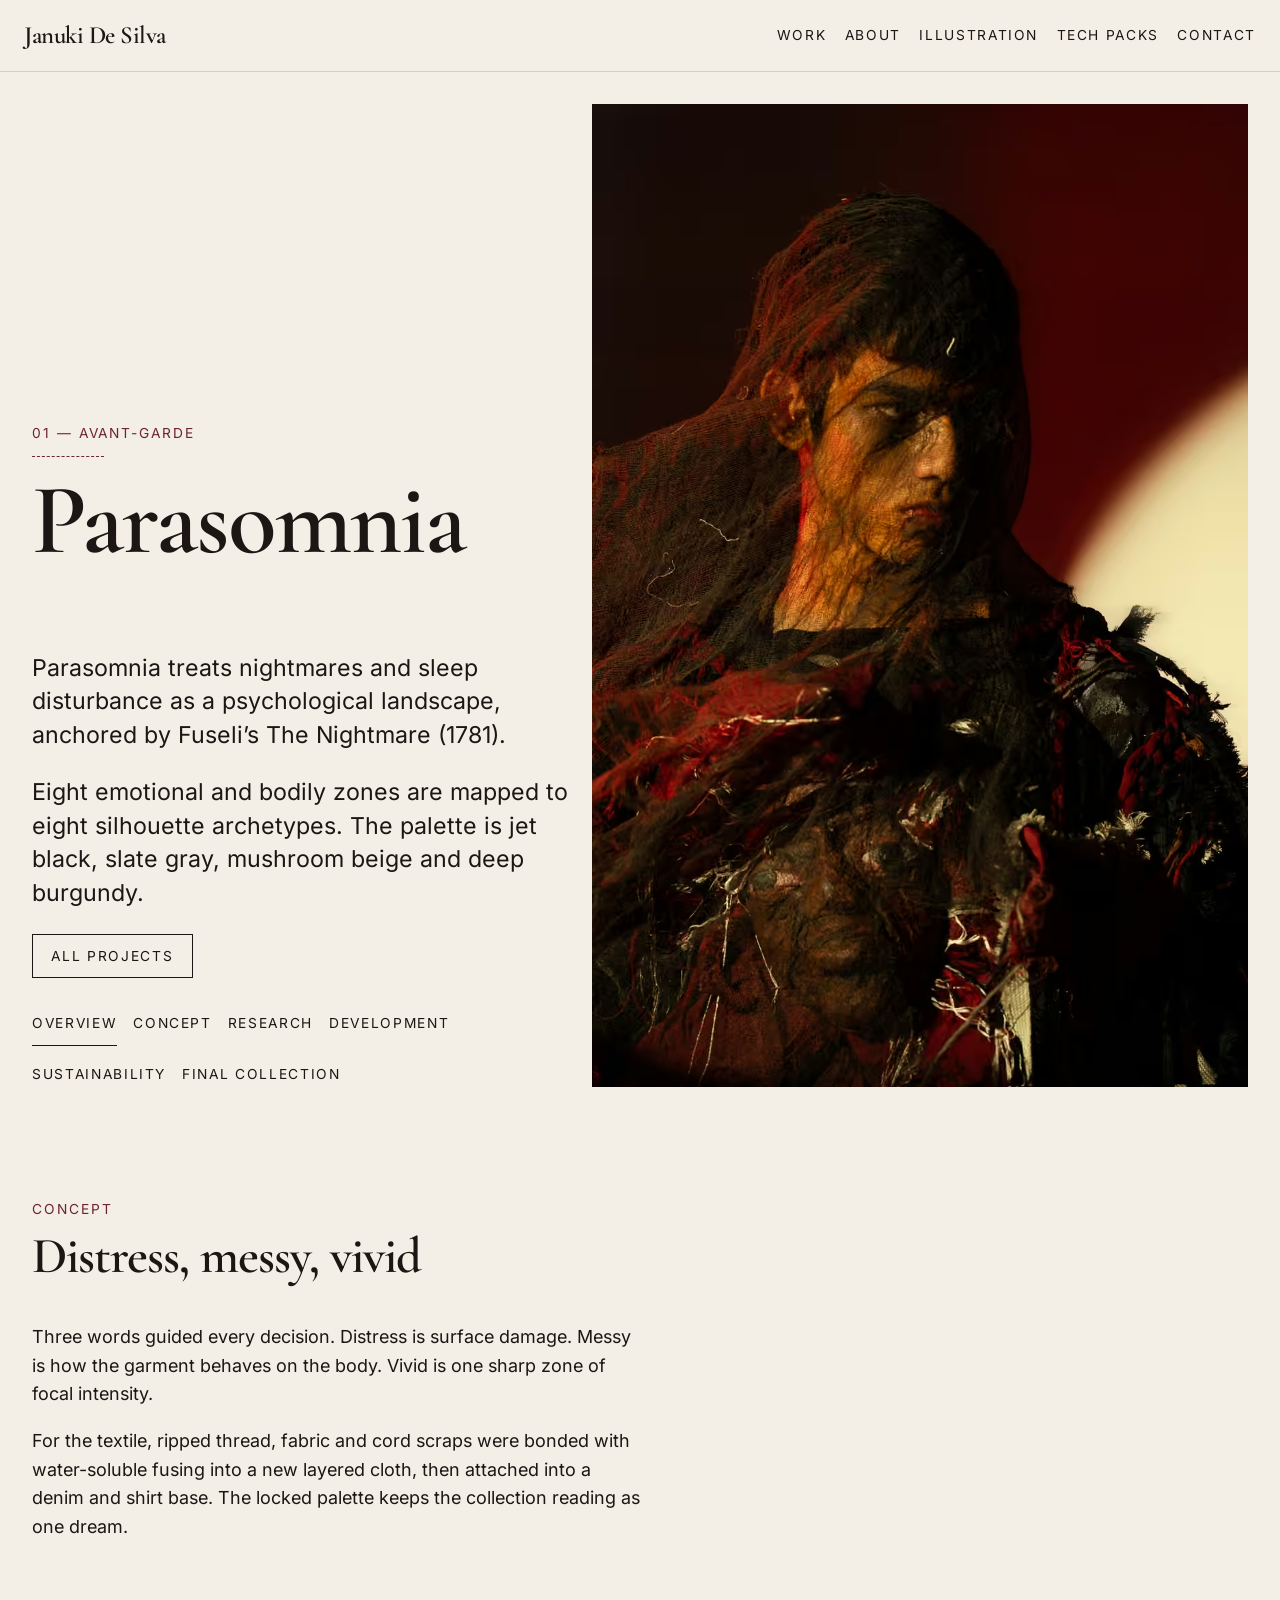
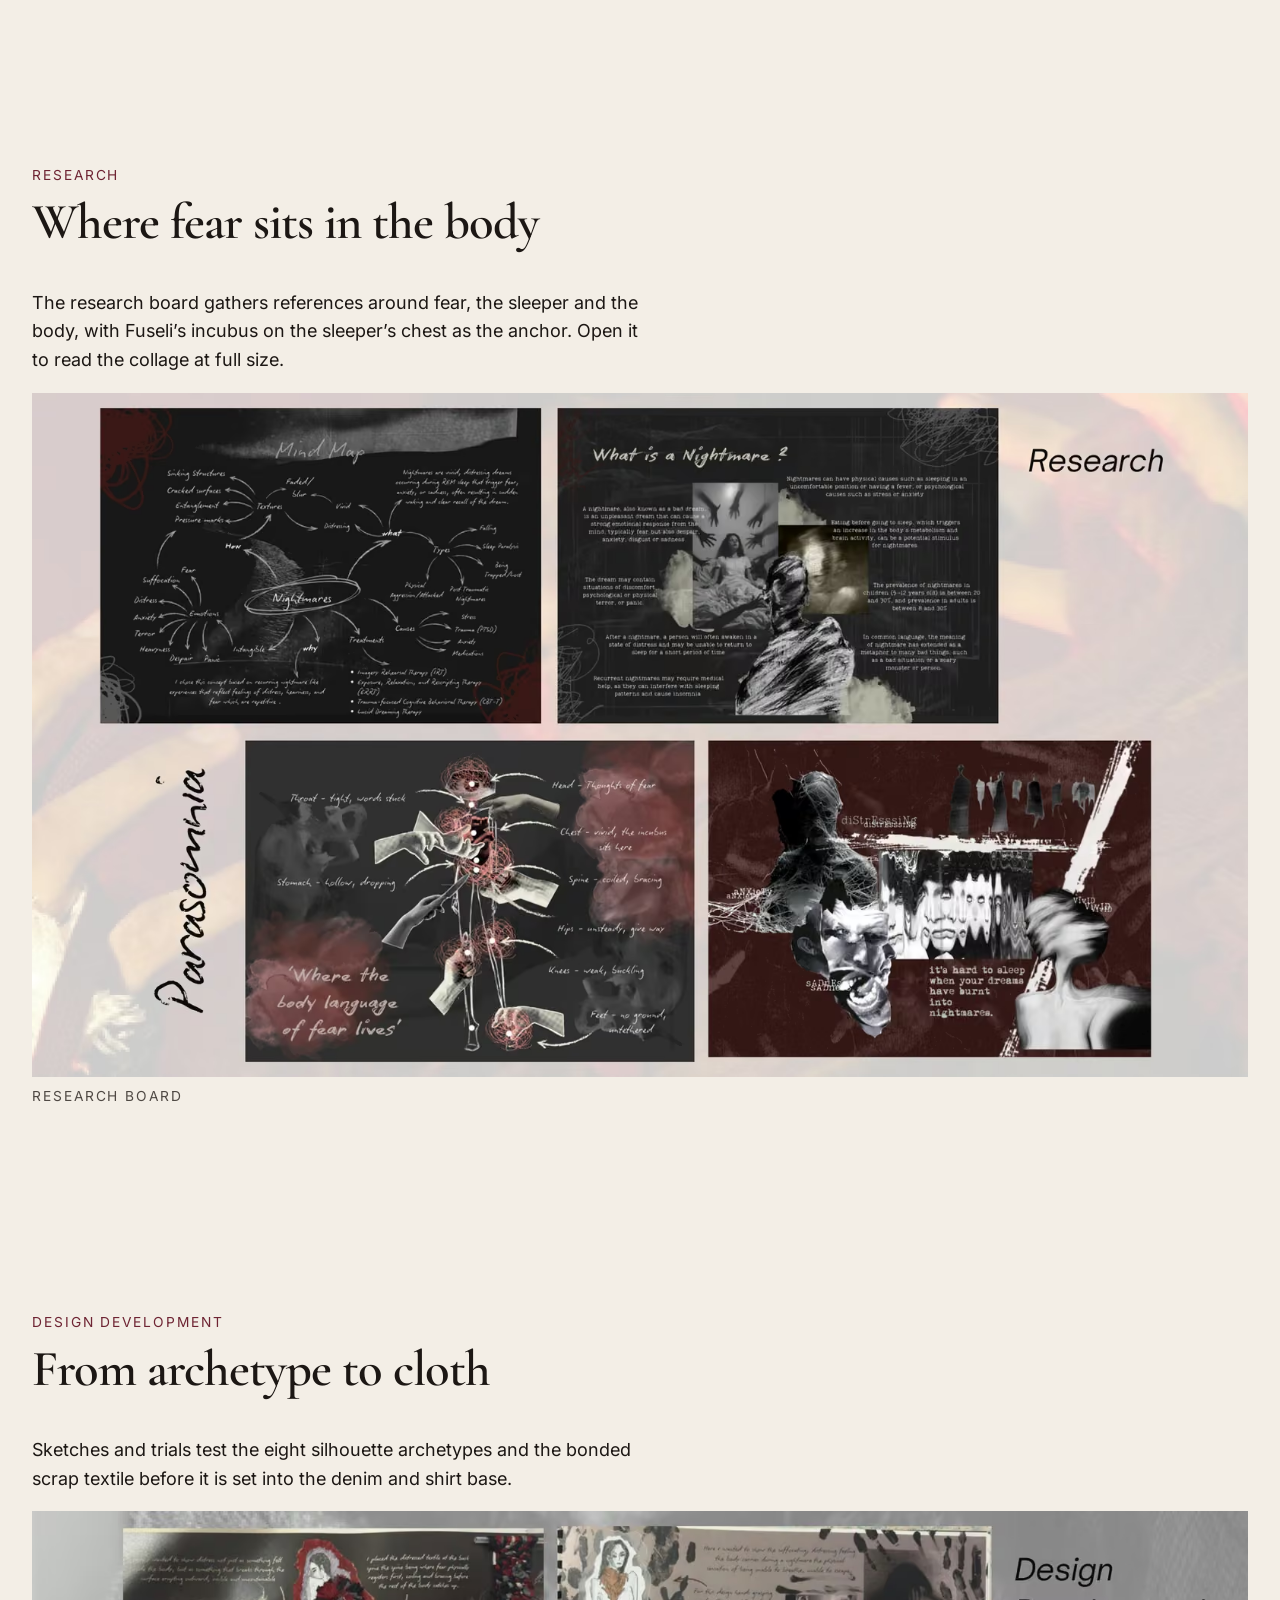
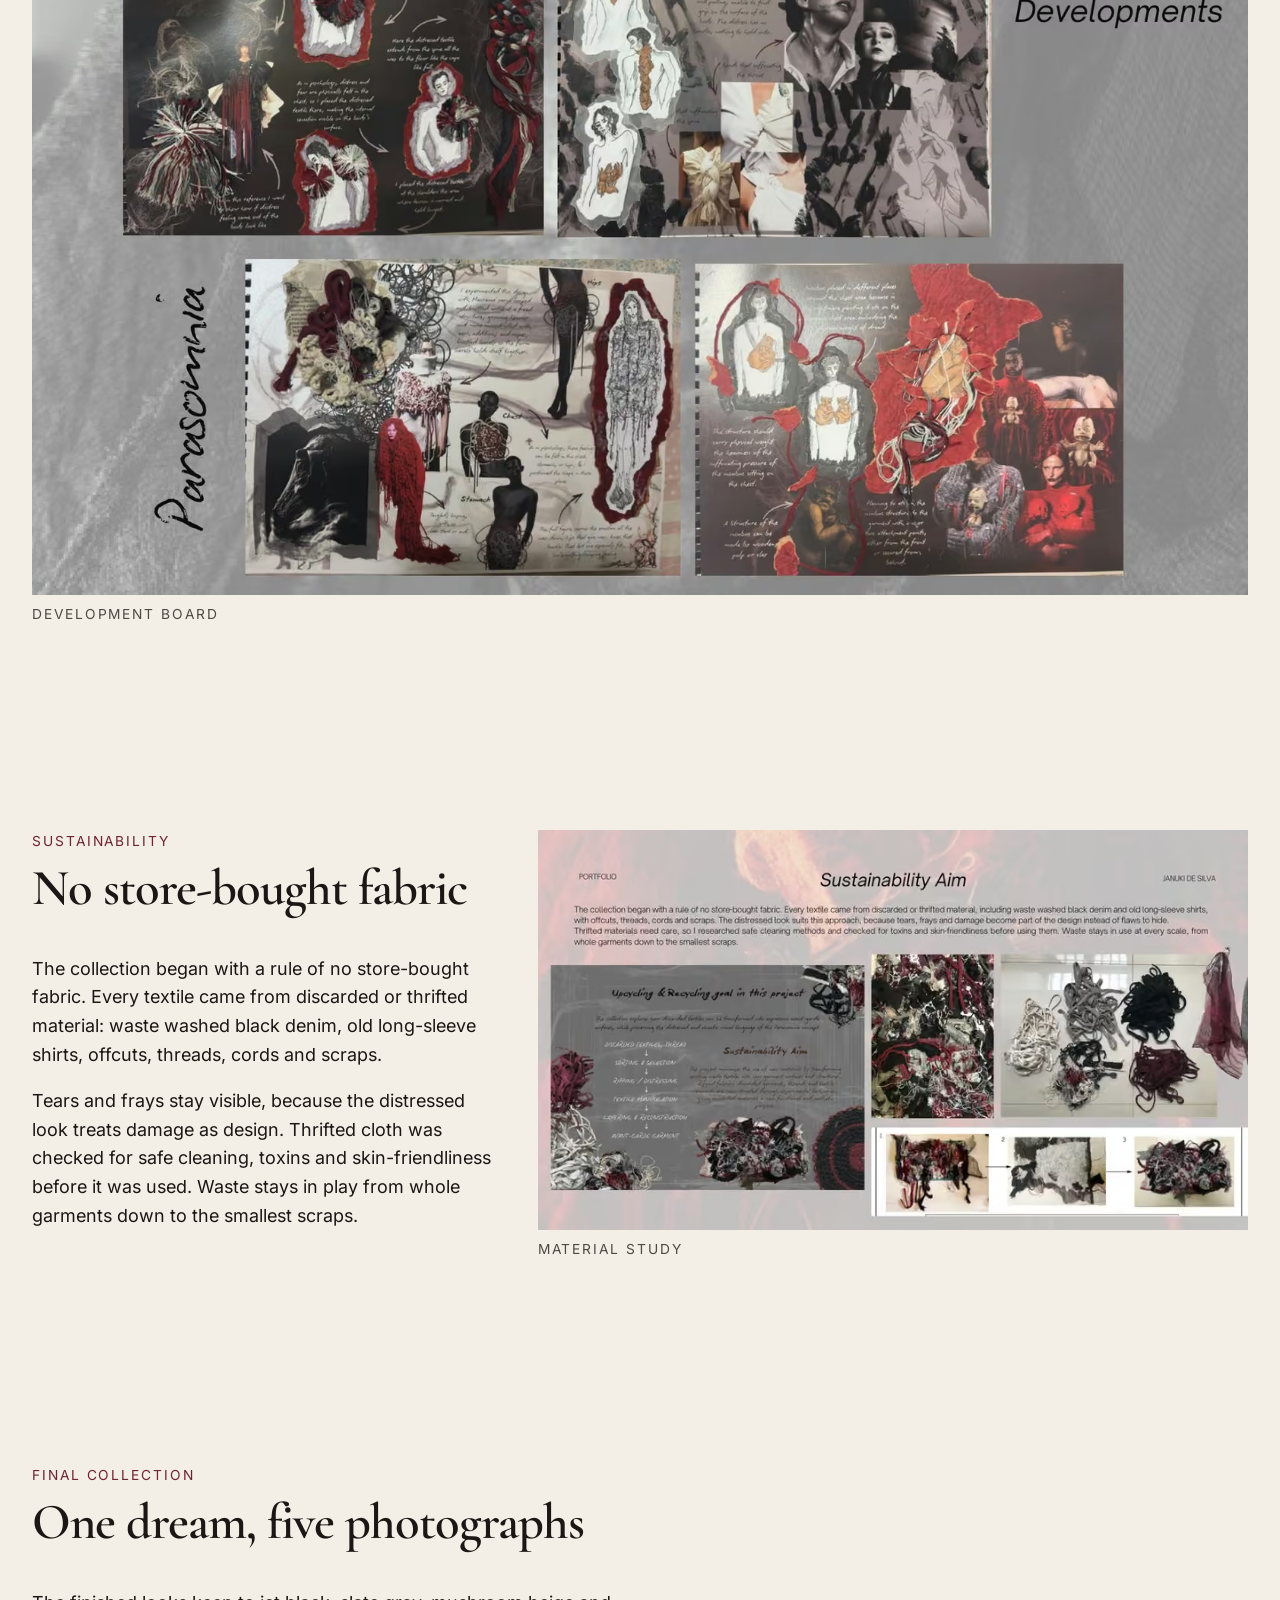
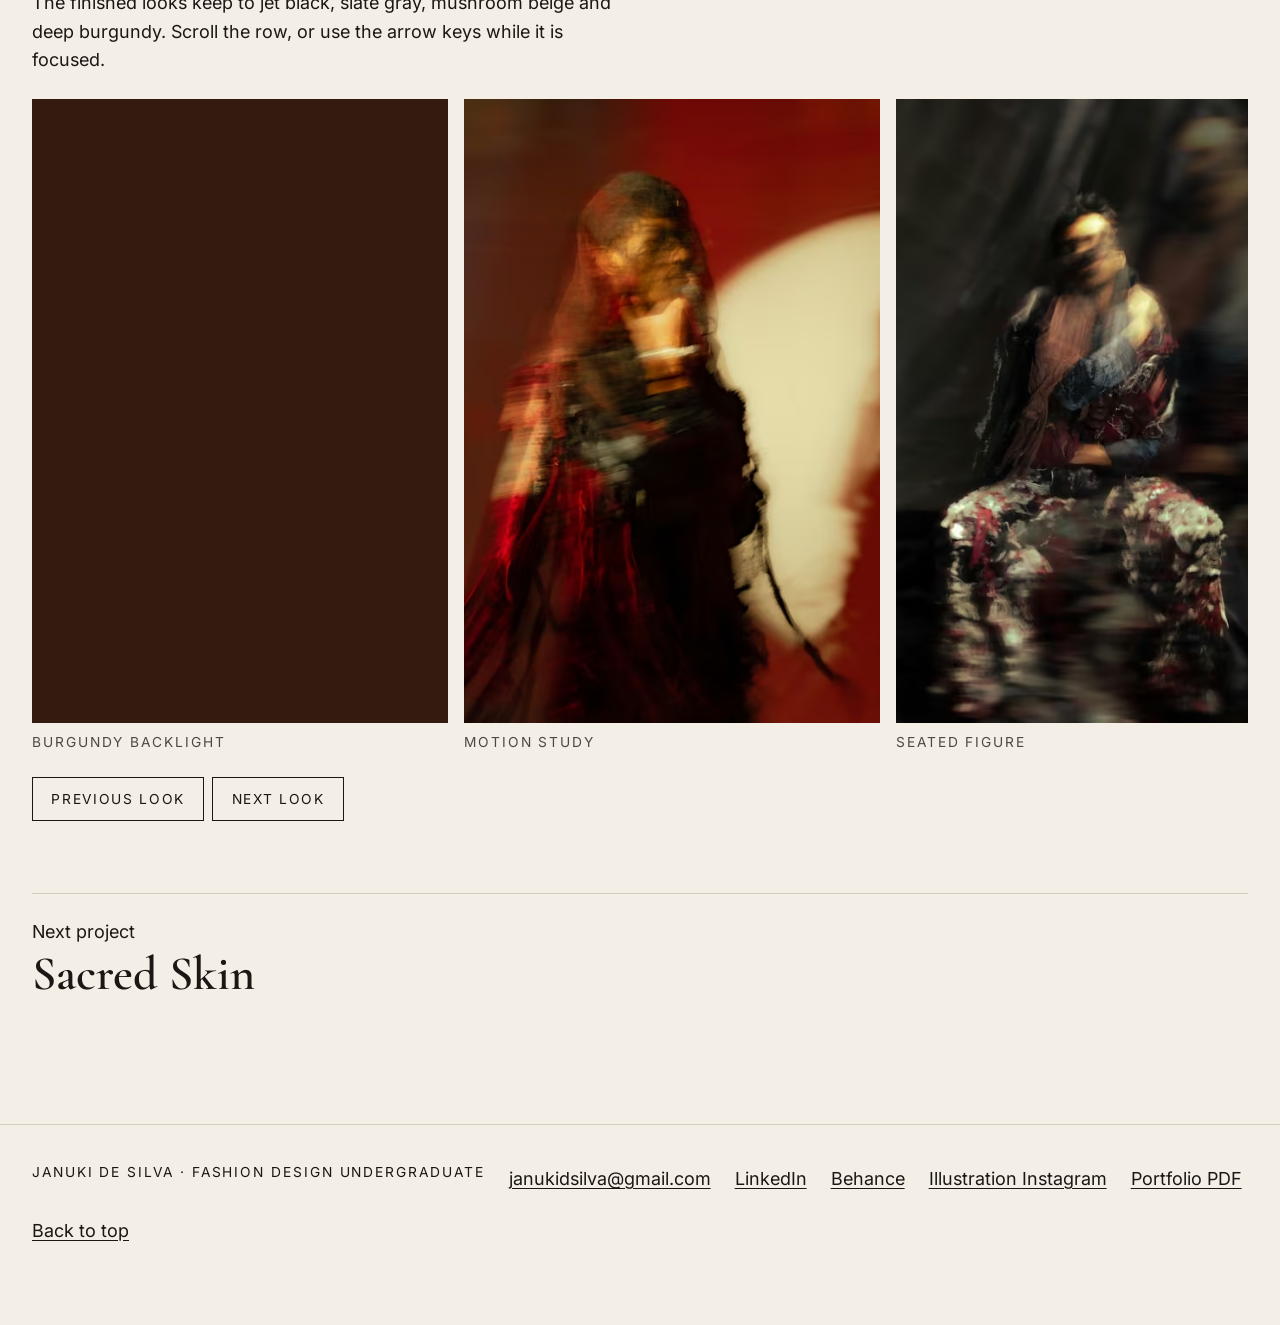
<file: parasomnia/index.html>
<!DOCTYPE html>
<html lang="en">
<head>
  <meta charset="utf-8">
  <meta name="viewport" content="width=device-width, initial-scale=1">
  <title>Parasomnia — Januki De Silva</title>
  <meta name="description" content="Parasomnia, an avant-garde collection by Januki De Silva. Nightmares and sleep disturbance, mapped onto eight silhouettes and made from thrifted cloth.">
  <link rel="canonical" href="https://januki-desilva.github.io/parasomnia/">
  <meta name="theme-color" content="#6e2433">
  <meta name="author" content="Januki De Silva">
  <meta property="og:type" content="website">
  <meta property="og:locale" content="en_US">
  <meta property="og:site_name" content="Januki De Silva">
  <meta property="og:title" content="Parasomnia — Januki De Silva">
  <meta property="og:description" content="Parasomnia, an avant-garde collection by Januki De Silva. Nightmares and sleep disturbance, mapped onto eight silhouettes and made from thrifted cloth.">
  <meta property="og:url" content="https://januki-desilva.github.io/parasomnia/">
  <meta property="og:image" content="https://januki-desilva.github.io/images/og/parasomnia.jpg">
  <meta property="og:image:width" content="1200">
  <meta property="og:image:height" content="630">
  <meta property="og:image:alt" content="Parasomnia final collection, lit by a deep burgundy backlight.">
  <meta name="twitter:card" content="summary_large_image">
  <meta name="twitter:title" content="Parasomnia — Januki De Silva">
  <meta name="twitter:description" content="Parasomnia, an avant-garde collection by Januki De Silva. Nightmares and sleep disturbance, mapped onto eight silhouettes and made from thrifted cloth.">
  <meta name="twitter:image" content="https://januki-desilva.github.io/images/og/parasomnia.jpg">
  <meta name="twitter:image:alt" content="Parasomnia final collection, lit by a deep burgundy backlight.">
  <link rel="icon" href="/favicon.svg" type="image/svg+xml">
  <link rel="icon" href="/favicon.ico" sizes="any">
  <link rel="apple-touch-icon" href="/apple-touch-icon.png">
  <link rel="preload" href="/fonts/f8.woff2" as="font" type="font/woff2" crossorigin>
  <link rel="preload" as="image" href="/images/parasomnia/hero-480.avif" imagesrcset="/images/parasomnia/hero-480.avif 480w, /images/parasomnia/hero-960.avif 960w, /images/parasomnia/hero-1365.avif 1365w" imagesizes="(min-width: 800px) 54vw, 100vw" type="image/avif" fetchpriority="high">
<!-- site-css:start -->
<style>
/* Self-hosted, subset, free fonts. Two families only.
   Cormorant Garamond 600 for headings. Inter 400 for text.
   Italic on the contact headline is synthesised from the roman,
   so the first view downloads two files, not four. */

@font-face {
  font-family: "Cormorant Garamond";
  font-style: normal;
  font-weight: 600;
  font-display: swap;
  src: url("/fonts/f7.woff2") format("woff2");
  unicode-range: U+0100-02BA, U+02BD-02C5, U+02C7-02CC, U+02CE-02D7, U+02DD-02FF, U+0304, U+0308, U+0329, U+1D00-1DBF, U+1E00-1E9F, U+1EF2-1EFF, U+2020, U+20A0-20AB, U+20AD-20C4, U+2113, U+2C60-2C7F, U+A720-A7FF;
}

@font-face {
  font-family: "Cormorant Garamond";
  font-style: normal;
  font-weight: 600;
  font-display: swap;
  src: url("/fonts/f8.woff2") format("woff2");
  unicode-range: U+0000-00FF, U+0131, U+0152-0153, U+02BB-02BC, U+02C6, U+02DA, U+02DC, U+0304, U+0308, U+0329, U+2000-206F, U+20AC, U+2122, U+2191, U+2193, U+2212, U+2215, U+FEFF, U+FFFD;
}

@font-face {
  font-family: Inter;
  font-style: normal;
  font-weight: 400;
  font-display: swap;
  src: url("/fonts/f9.woff2") format("woff2");
  unicode-range: U+0100-02BA, U+02BD-02C5, U+02C7-02CC, U+02CE-02D7, U+02DD-02FF, U+0304, U+0308, U+0329, U+1D00-1DBF, U+1E00-1E9F, U+1EF2-1EFF, U+2020, U+20A0-20AB, U+20AD-20C4, U+2113, U+2C60-2C7F, U+A720-A7FF;
}

@font-face {
  font-family: Inter;
  font-style: normal;
  font-weight: 400;
  font-display: swap;
  src: url("/fonts/f10.woff2") format("woff2");
  unicode-range: U+0000-00FF, U+0131, U+0152-0153, U+02BB-02BC, U+02C6, U+02DA, U+02DC, U+0304, U+0308, U+0329, U+2000-206F, U+20AC, U+2122, U+2191, U+2193, U+2212, U+2215, U+FEFF, U+FFFD;
}

/* Januki De Silva — portfolio
   Neutral paper and ink. Project accents are set on the body.
   Motion uses transform and opacity only. */

:root {
  --paper: #f3eee6;
  --paper-2: #e7e0d6;
  --ink: #1c1714;
  --muted: #4f4944;
  --line: #d4cdc2;
  --accent: #6e2433;
  --accent-2: #3d4750;
  --vivid: #b4233a;
  --serif: "Cormorant Garamond", "Iowan Old Style", Palatino, "Palatino Linotype", "Times New Roman", serif;
  --sans: Inter, "Segoe UI", system-ui, sans-serif;
  --header: 4.5rem;
  --s-1: 0.25rem;
  --s-2: 0.5rem;
  --s-3: 0.75rem;
  --s-4: 1rem;
  --s-5: 1.5rem;
  --s-6: 2rem;
  --s-7: 3rem;
  --s-8: 4.5rem;
  --s-9: clamp(4.5rem, 8vw, 7rem);
  --text-sm: clamp(0.78rem, 0.74rem + 0.15vw, 0.875rem);
  --text-body: clamp(1rem, 0.96rem + 0.2vw, 1.125rem);
  --text-lead: clamp(1.15rem, 1.02rem + 0.55vw, 1.45rem);
  --text-h3: clamp(1.4rem, 1.15rem + 1vw, 1.85rem);
  --text-h2: clamp(2.1rem, 1.4rem + 2.2vw, 3.4rem);
  --text-h1: clamp(2.7rem, 1.15rem + 6.4vw, 6.25rem);
  --measure: 38rem;
  color-scheme: light;
}

body[data-project="parasomnia"] {
  --accent: #6e2433;
  --accent-2: #3d4750;
}

body[data-project="sacred-skin"] {
  --accent: #5c4034;
  --accent-2: #8a7968;
}

body[data-project="cosmic-heirloom"] {
  --accent: #1c2340;
  --accent-2: #b4233a;
}

body[data-project="editorial-styling"] {
  --accent: #1b2a4a;
  --accent-2: #7a2432;
}

*,
*::before,
*::after {
  box-sizing: border-box;
}

html {
  scroll-behavior: smooth;
  scroll-padding-top: calc(var(--header) + 0.75rem);
}

body {
  margin: 0;
  background: var(--paper);
  color: var(--ink);
  font-family: var(--sans);
  font-size: var(--text-body);
  font-weight: 400;
  line-height: 1.6;
  padding-top: var(--header);
}

img,
svg,
video {
  max-width: 100%;
  height: auto;
}

button,
input,
textarea {
  font-family: inherit;
  font-size: inherit;
}

[hidden] {
  display: none !important;
}

:focus {
  outline: none;
}

:focus-visible {
  outline: 2px solid var(--ink);
  outline-offset: 3px;
}

.skip:not(:focus) {
  position: absolute;
  width: 1px;
  height: 1px;
  padding: 0;
  margin: -1px;
  overflow: hidden;
  clip: rect(0 0 0 0);
  clip-path: inset(50%);
  white-space: nowrap;
  border: 0;
}

.skip:focus {
  position: fixed;
  left: 0.75rem;
  top: 0.75rem;
  z-index: 80;
  background: var(--ink);
  color: var(--paper);
  padding: 0.7rem 1rem;
  text-decoration: none;
}

.sr-only {
  position: absolute;
  width: 1px;
  height: 1px;
  padding: 0;
  margin: -1px;
  overflow: hidden;
  clip: rect(0 0 0 0);
  clip-path: inset(50%);
  white-space: nowrap;
  border: 0;
}

h1, h2, h3, p, figure {
  margin-top: 0;
}

figure {
  margin: 0;
}

h1, h2, h3 {
  font-family: var(--serif);
  font-weight: 600;
  line-height: 0.96;
  letter-spacing: -0.02em;
}

h2 em {
  font-style: italic;
  font-weight: 600;
}

h1 { font-size: var(--text-h1); }
h2 { font-size: var(--text-h2); }
h3 { font-size: var(--text-h3); line-height: 1.05; }

p { overflow-wrap: break-word; }

a {
  color: inherit;
}

.lede,
.prose p {
  max-width: var(--measure);
}

.lede {
  font-size: var(--text-lead);
  line-height: 1.45;
}

.eyebrow,
.kicker,
.section-label,
.work-tag,
figcaption,
.lookbook-bar,
.pager span,
.form-note,
.footer-meta {
  font-family: var(--sans);
  font-size: var(--text-sm);
  font-weight: 400;
  letter-spacing: 0.14em;
  text-transform: uppercase;
}

.eyebrow,
.kicker,
.section-label {
  color: var(--accent);
  margin-bottom: var(--s-3);
}

.muted { color: var(--muted); }

.wrap {
  width: min(72rem, calc(100% - 2rem));
  margin-inline: auto;
}

.wrap-wide {
  width: min(86rem, calc(100% - 2rem));
  margin-inline: auto;
}

.section {
  padding: var(--s-9) 0;
  scroll-margin-top: calc(var(--header) + 0.5rem);
}

.section-head {
  display: grid;
  gap: var(--s-3);
  margin-bottom: var(--s-7);
  position: relative;
  z-index: 1;
  background: var(--paper);
}

/* Header */
.site-header {
  position: fixed;
  inset: 0 0 auto 0;
  z-index: 40;
  display: flex;
  align-items: center;
  justify-content: space-between;
  gap: var(--s-4);
  min-height: var(--header);
  padding: 0 1rem;
  background: var(--paper);
  border-bottom: 1px solid var(--line);
  transform: translateY(0);
  transition: transform 240ms ease-out;
}

.site-header.is-hidden {
  transform: translateY(-100%);
}

.site-header:focus-within {
  transform: none;
}

.logo {
  display: inline-flex;
  align-items: center;
  min-height: 44px;
  font-family: var(--serif);
  font-weight: 600;
  font-size: clamp(1.15rem, 2.4vw, 1.55rem);
  letter-spacing: -0.02em;
  text-decoration: none;
  line-height: 1;
}

.nav-toggle {
  min-height: 44px;
  min-width: 44px;
  padding: 0 0.9rem;
  border: 1px solid var(--ink);
  background: transparent;
  cursor: pointer;
}

.site-nav {
  display: none;
  position: absolute;
  inset: 100% 0 auto 0;
  flex-direction: column;
  padding: 0.4rem 1rem 1rem;
  background: var(--paper);
  border-bottom: 1px solid var(--line);
}

.site-nav.is-open { display: flex; }

.site-nav a {
  display: flex;
  align-items: center;
  min-height: 48px;
  text-decoration: none;
  letter-spacing: 0.12em;
  text-transform: uppercase;
  font-size: var(--text-sm);
  font-weight: 400;
}

.site-nav a[aria-current="true"] {
  background-image: linear-gradient(90deg, var(--ink) 45%, transparent 0);
  background-size: 7px 1px;
  background-repeat: repeat-x;
  background-position: left bottom;
  background-origin: content-box;
}

/* Stitched thread. Drawn by scroll; static when motion is reduced. */
.thread {
  display: none;
  position: fixed;
  left: 0;
  top: 0;
  width: 12px;
  height: 100vh;
  z-index: 35;
  color: #b7aa9c;
  pointer-events: none;
}

.thread path {
  stroke-dasharray: 1;
  stroke-dashoffset: 1;
}

/* Hero
   Mobile keeps the photograph near 60svh so the name, role and
   View work sit in the first screen. Desktop caps it near 85vh
   and centres a larger name beside it, leaving a peek of work. */
.hero {
  --hero-h: min(60svh, calc(100svh - var(--header) - 18rem));
  display: flex;
  flex-direction: column;
  gap: var(--s-3);
  padding-bottom: var(--s-2);
}

.hero-media {
  background: var(--tone, #351a0f);
  overflow: hidden;
  width: 100%;
  height: var(--hero-h);
  max-height: 60svh;
}

.hero-media picture,
.hero-media img {
  display: block;
  width: 100%;
  height: 100%;
  object-fit: cover;
  object-position: center 16%;
}

.hero-copy {
  width: min(72rem, calc(100% - 2rem));
  margin-inline: auto;
}

.hero-copy .eyebrow {
  margin-bottom: var(--s-2);
}

.hero-copy .lede {
  margin-bottom: 0;
}

.hero-copy h1 {
  line-height: 0.9;
}

.hero-copy h1 span {
  display: block;
}

.hero .btn { margin-top: var(--s-3); }

.hero-credit {
  margin: var(--s-3) 0 0;
  color: var(--muted);
  font-size: var(--text-sm);
  letter-spacing: 0.12em;
  text-transform: uppercase;
}

/* Buttons and chips */
.btn,
.btn-ghost,
.icon-btn,
.look-btn,
.nav-toggle,
.video-load {
  display: inline-flex;
  align-items: center;
  justify-content: center;
  min-height: 44px;
  padding: 0.55rem 1.15rem;
  border: 1px solid var(--ink);
  background: var(--ink);
  color: var(--paper);
  text-decoration: none;
  letter-spacing: 0.12em;
  text-transform: uppercase;
  font-size: var(--text-sm);
  font-weight: 400;
  cursor: pointer;
  transition: transform 200ms ease-out, background-color 200ms ease-out, color 200ms ease-out;
}

.btn:hover,
.btn:focus-visible,
.btn-ghost:hover,
.btn-ghost:focus-visible {
  background: var(--accent);
  border-color: var(--accent);
  color: var(--paper);
}

.btn-ghost {
  background: transparent;
  color: var(--ink);
}

.cluster {
  display: flex;
  flex-wrap: wrap;
  gap: var(--s-3);
  align-items: center;
}

.chips {
  display: flex;
  flex-wrap: wrap;
  gap: var(--s-2);
  padding: 0;
  margin: var(--s-4) 0 0;
  list-style: none;
}

.chips li {
  border: 1px solid var(--line);
  padding: 0.35rem 0.7rem;
  background: #faf7f2;
  font-size: var(--text-sm);
}

/* Selected work */
.work-section {
  position: relative;
  overflow: hidden;
}

.giant {
  position: absolute;
  z-index: 0;
  margin: 0;
  left: max(0.4rem, calc((100% - min(86rem, 100% - 2rem)) / 2));
  top: 0;
  font-family: var(--serif);
  font-weight: 600;
  font-size: clamp(5.5rem, 20vw, 16rem);
  line-height: 0.78;
  letter-spacing: -0.035em;
  color: transparent;
  -webkit-text-stroke: 1px rgba(28, 23, 20, 0.22);
  user-select: none;
  pointer-events: none;
}

.work-grid {
  position: relative;
  z-index: 1;
  display: grid;
  gap: var(--s-7);
}

.work-card {
  min-width: 0;
}

.work-card a {
  display: block;
  text-decoration: none;
  color: inherit;
}

.work-card .frame {
  overflow: hidden;
  background: var(--tone, var(--paper-2));
}

.work-card .frame picture,
.work-card .frame img {
  display: block;
  width: 100%;
  height: auto;
}

.work-card img {
  transform: scale(1);
  transition: transform 450ms ease-out;
}

.work-card:hover img,
.work-card:focus-within img {
  transform: scale(1.045);
}

.work-meta {
  display: grid;
  gap: 0.2rem;
  padding-top: var(--s-3);
}

.work-meta strong {
  font-family: var(--serif);
  font-size: clamp(1.8rem, 1.3rem + 1.4vw, 2.6rem);
  font-weight: 600;
  line-height: 0.95;
  letter-spacing: -0.02em;
}

.work-summary {
  color: var(--muted);
  max-width: 36rem;
}

.view-line {
  display: inline-block;
  margin-top: var(--s-2);
  letter-spacing: 0.14em;
  text-transform: uppercase;
  font-size: var(--text-sm);
  font-weight: 400;
  transform: translateY(6px);
  opacity: 0;
  transition: transform 280ms ease-out, opacity 280ms ease-out;
}

@media (hover: none) {
  .view-line { opacity: 1; transform: none; }
}

.work-card:hover .view-line,
.work-card:focus-within .view-line {
  transform: none;
  opacity: 1;
}

.cursor-preview {
  position: fixed;
  left: 0;
  top: 0;
  width: min(220px, 40vw);
  z-index: 25;
  pointer-events: none;
  opacity: 0;
  background: var(--paper-2);
  box-shadow: 0 12px 40px rgba(28, 23, 20, 0.16);
  transition: opacity 200ms ease-out;
}

.cursor-preview.is-on { opacity: 1; }

.cursor-preview img {
  display: block;
  width: 100%;
  height: auto;
}

/* About */
.about-grid {
  display: grid;
  gap: var(--s-6);
  align-items: start;
}

.portrait {
  margin: 0;
  background: transparent;
}

.portrait picture,
.portrait img {
  display: block;
  width: 100%;
  height: auto;
  background: var(--tone, #6a6668);
}

.portrait figcaption,
.frame figcaption,
.shot-figure figcaption {
  margin-top: var(--s-2);
  color: var(--muted);
  background: var(--paper);
}

.skill-block { margin-top: var(--s-6); }
.skill-block h3 { margin-bottom: var(--s-2); }

/* Illustration and tech */
.gallery {
  display: grid;
  gap: var(--s-5);
  grid-template-columns: 1fr;
}

.shot {
  display: block;
  width: 100%;
  padding: 0;
  border: 0;
  background: var(--tone, var(--paper-2));
  cursor: zoom-in;
  color: inherit;
}

.shot img {
  display: block;
  width: 100%;
  height: auto;
  transform: scale(1);
  transition: transform 400ms ease-out;
}

.shot:hover img,
.shot:focus-visible img {
  transform: scale(1.03);
}

.board .shot img { width: 100%; }

.tech-grid {
  display: grid;
  gap: var(--s-5);
}

/* Contact */
.contact-grid {
  display: grid;
  gap: var(--s-7);
}

.contact-links {
  list-style: none;
  padding: 0;
  margin: 0 0 var(--s-5);
}

.contact-links a {
  display: flex;
  align-items: baseline;
  justify-content: space-between;
  gap: var(--s-4);
  min-height: 48px;
  padding: 0.7rem 0;
  border-top: 1px solid var(--line);
  text-decoration: none;
  font-family: var(--serif);
  font-size: clamp(1.4rem, 1rem + 1.4vw, 2rem);
  line-height: 1.1;
}

.contact-links li:last-child a { border-bottom: 1px solid var(--line); }

.contact-links span {
  font-family: var(--sans);
  font-size: var(--text-sm);
  letter-spacing: 0.14em;
  text-transform: uppercase;
  color: var(--muted);
}

.form {
  display: grid;
  gap: var(--s-4);
}

.field { display: grid; gap: 0.35rem; }

.field label { font-weight: 400; }

.field input,
.field textarea {
  width: 100%;
  min-height: 44px;
  padding: 0.65rem 0.75rem;
  border: 1px solid var(--ink);
  background: #faf7f2;
  border-radius: 0;
}

.field textarea { min-height: 9rem; resize: vertical; }

.field-error {
  margin: 0;
  color: #6e2433;
  font-size: var(--text-sm);
}

.form-status {
  margin: 0;
  min-height: 1.5em;
}

.secondary-link {
  margin-top: var(--s-5);
  font-size: var(--text-sm);
}

.secondary-link a { letter-spacing: 0.08em; }

/* Project pages */
.project-hero {
  display: grid;
  gap: var(--s-5);
  padding-top: var(--s-6);
}

.project-hero .frame { order: -1; }

.project-copy .lede + .lede { margin-top: 0; }

.accent-rule {
  width: 4.5rem;
  height: 0;
  border: 0;
  border-top: 1px dashed var(--accent);
  margin: 0 0 var(--s-4);
}

.section-nav {
  display: flex;
  gap: 0.4rem 1rem;
  flex-wrap: wrap;
  margin: var(--s-5) 0 0;
}

.section-nav a {
  min-height: 44px;
  display: inline-flex;
  align-items: center;
  text-decoration: none;
  letter-spacing: 0.12em;
  text-transform: uppercase;
  font-size: var(--text-sm);
  font-weight: 400;
  border-bottom: 1px solid transparent;
}

.section-nav a[aria-current="true"],
.section-nav a:hover {
  border-bottom-color: var(--ink);
}

.block + .block { margin-top: var(--s-6); }

.board { margin: var(--s-5) 0 0; }

.split {
  display: grid;
  gap: var(--s-6);
  align-items: start;
}

/* Lookbook */
.lookbook {
  margin-top: var(--s-5);
  min-width: 0;
  max-width: 100%;
}

.lineup {
  margin-top: var(--s-7);
}

.lookbook-track {
  display: flex;
  gap: var(--s-4);
  overflow-x: auto;
  scroll-snap-type: x mandatory;
  padding-bottom: var(--s-3);
  list-style: none;
  margin: 0;
  padding-left: 0;
  max-width: 100%;
  min-width: 0;
}

.lookbook-track:focus-visible {
  outline: 2px solid var(--ink);
  outline-offset: 3px;
}

.lookbook-track li {
  flex: 0 0 min(78%, 26rem);
  scroll-snap-align: start;
  min-width: 0;
}

.lookbook-bar {
  display: flex;
  flex-wrap: wrap;
  gap: var(--s-2);
  margin-top: var(--s-3);
}

.look-btn {
  background: transparent;
  color: var(--ink);
}

.look-btn:hover,
.look-btn:focus-visible {
  background: var(--ink);
  color: var(--paper);
}

/* Video slot is hidden until data-video-src is set. */
.video-slot {
  margin-top: var(--s-7);
  padding: var(--s-5);
  border: 1px dashed var(--line);
}

.video-slot video,
.video-slot img {
  width: 100%;
  height: auto;
  background: #1c1714;
}

/* Pager */
.project-pager {
  display: grid;
  margin-top: var(--s-8);
  border-top: 1px solid var(--line);
}

.project-pager a {
  display: flex;
  flex-direction: column;
  justify-content: center;
  gap: 0.35rem;
  min-height: 8rem;
  padding: var(--s-5) 0;
  text-decoration: none;
}

.project-pager strong {
  font-family: var(--serif);
  font-size: clamp(2rem, 1.4rem + 2vw, 3.4rem);
  font-weight: 600;
  line-height: 0.95;
}

.project-pager a:hover strong { color: var(--accent); }

/* Lightbox */
dialog.lightbox {
  width: min(100%, 100vw);
  height: 100%;
  max-width: none;
  max-height: none;
  margin: 0;
  padding: 0;
  border: 0;
  background: #1c1714;
  color: #f3eee6;
}

dialog.lightbox::backdrop {
  background: rgba(28, 23, 20, 0.84);
}

.lightbox-bar,
.lightbox-stage,
.lightbox-caption {
  width: min(72rem, calc(100% - 2rem));
  margin-inline: auto;
}

.lightbox-bar {
  display: flex;
  align-items: center;
  justify-content: space-between;
  gap: var(--s-3);
  min-height: 4.5rem;
}

.lightbox-bar p { margin: 0; letter-spacing: 0.12em; text-transform: uppercase; font-size: var(--text-sm); }

.icon-btn {
  background: #f3eee6;
  color: #1c1714;
  border-color: #f3eee6;
}

.icon-btn:hover,
.icon-btn:focus-visible {
  background: #ffffff;
  border-color: #ffffff;
  color: #1c1714;
}

.lightbox-stage {
  display: grid;
  grid-template-columns: 1fr 1fr;
  grid-template-areas: "image image" "prev next";
  gap: var(--s-2);
  align-items: center;
  min-height: 0;
}

.lightbox-stage picture { grid-area: image; }
.lightbox-stage [data-lightbox-prev] { grid-area: prev; }
.lightbox-stage [data-lightbox-next] { grid-area: next; }

.lightbox-stage img {
  display: block;
  width: auto;
  max-width: 100%;
  max-height: calc(100vh - 12rem);
  max-height: calc(100dvh - 12rem);
  margin-inline: auto;
  object-fit: contain;
  background: #2a2422;
}

.lightbox-caption {
  min-height: 3.5rem;
  margin-top: var(--s-3);
  margin-bottom: 0;
}

/* Footer and utilities */
.site-footer {
  border-top: 1px solid var(--line);
  padding: var(--s-6) 0 var(--s-8);
  display: grid;
  gap: var(--s-4);
}

.site-footer a { text-underline-offset: 0.18em; }

.footer-row {
  display: flex;
  flex-wrap: wrap;
  gap: var(--s-2) var(--s-5);
  align-items: center;
}

.footer-row a {
  display: inline-flex;
  align-items: center;
  min-height: 44px;
}

.to-top {
  display: none;
  position: fixed;
  right: 0.75rem;
  bottom: 0.75rem;
  z-index: 30;
  background: var(--paper);
  color: var(--ink);
  text-decoration: none;
  box-shadow: 0 6px 24px rgba(28, 23, 20, 0.12);
}

.to-top.is-on { display: inline-flex; }

.not-found {
  min-height: calc(100vh - var(--header) - 8rem);
  display: grid;
  align-content: center;
  gap: var(--s-4);
  padding: var(--s-8) 0;
}

.js [data-reveal] {
  opacity: 0;
  transform: translateY(16px);
}

.js [data-reveal].is-in {
  opacity: 1;
  transform: none;
  transition: opacity 420ms ease-out, transform 420ms ease-out;
}

.js [data-reveal].is-in:nth-child(2) { transition-delay: 60ms; }
.js [data-reveal].is-in:nth-child(3) { transition-delay: 120ms; }

@media (min-width: 720px) {
  .gallery { grid-template-columns: 1fr 1fr; }
  .gallery .wide { grid-column: 1 / -1; }
  .tech-grid { grid-template-columns: 1fr 1fr; }
  .contact-grid { grid-template-columns: 0.9fr 1.1fr; align-items: start; }
  .split { grid-template-columns: 0.8fr 1.2fr; }
  .project-hero { grid-template-columns: 0.9fr 1.1fr; align-items: end; }
  .project-hero .frame { order: 0; }
  .about-grid { grid-template-columns: minmax(0, 0.72fr) minmax(0, 1.2fr); }
}

@media (min-width: 800px) {
  .nav-toggle { display: none; }
  .site-nav {
    display: flex;
    position: static;
    flex-direction: row;
    align-items: center;
    gap: 0.25rem 1.15rem;
    padding: 0;
    border: 0;
    background: transparent;
  }
  .thread { display: block; }
  .hero {
    --hero-h: min(85vh, calc(100svh - var(--header) - 9.25rem));
    display: grid;
    grid-template-columns: minmax(0, 1.15fr) minmax(0, 0.85fr);
    align-items: center;
    gap: clamp(1.5rem, 3vw, 3.5rem);
    width: min(90rem, calc(100% - 3rem));
    margin-inline: auto;
    min-height: 0;
    padding: 0.75rem 0 0.5rem;
  }
  .hero-media {
    width: min(100%, calc(var(--hero-h) * 1365 / 2048));
    max-width: 100%;
    min-width: 0;
    height: auto;
    max-height: var(--hero-h);
    aspect-ratio: 1365 / 2048;
    justify-self: end;
    align-self: center;
    order: 2;
  }
  .hero-copy {
    width: auto;
    min-width: 0;
    margin: 0;
    order: 1;
    padding-bottom: 0;
    align-self: center;
  }
  .hero-copy h1 {
    font-size: clamp(4.25rem, 1.4rem + 6.6vw, 9.25rem);
    line-height: 0.86;
    letter-spacing: -0.035em;
    /* The J in Cormorant sits left of its box. Keep the ink inside the column. */
    padding-left: 0.08em;
  }
  .work-section { padding-top: var(--s-6); }
  .work-grid {
    grid-template-columns: 1.15fr 0.85fr;
    gap: var(--s-7) var(--s-6);
    align-items: start;
  }
  .work-card:first-child { grid-row: span 2; }
  .work-card:last-child { grid-column: 1 / -1; }
  .work-card:last-child a {
    display: grid;
    grid-template-columns: 1.3fr 0.7fr;
    gap: var(--s-5);
    align-items: end;
  }
}

@media (min-width: 1000px) {
  .gallery { grid-template-columns: repeat(3, minmax(0, 1fr)); }
  .gallery .wide { grid-column: span 2; }
}

@media (min-width: 800px) {
  .lightbox-stage {
    grid-template-columns: auto minmax(0, 1fr) auto;
    grid-template-areas: "prev image next";
  }
}

@media (min-width: 1024px) {
  .footer-row a,
  .footer-meta {
    white-space: nowrap;
    flex-shrink: 0;
  }
}

@media (min-width: 1200px) {
  .wrap { width: min(76rem, calc(100% - 4rem)); }
  .wrap-wide { width: min(92rem, calc(100% - 4rem)); }
  .site-header { padding-inline: 1.5rem; }
  .giant {
    left: max(0.4rem, calc((100% - min(92rem, 100% - 4rem)) / 2));
  }
}

@media (prefers-reduced-motion: reduce) {
  html { scroll-behavior: auto; }
  *,
  *::before,
  *::after {
    animation: none !important;
    transition: none !important;
  }
  .js [data-reveal] { opacity: 1; transform: none; }
  .thread path { stroke-dashoffset: 0 !important; }
  .lookbook-track { scroll-snap-type: none; scroll-behavior: auto; }
  .view-line { opacity: 1; transform: none; }
  .cursor-preview { display: none !important; }
}

@media (prefers-reduced-motion: no-preference) {
  @view-transition {
    navigation: auto;
  }
}
</style>
<!-- site-css:end -->
  <script>document.documentElement.classList.add("js");</script>
  <script type="application/ld+json">
  {
    "@context": "https://schema.org",
    "@type": "BreadcrumbList",
    "itemListElement": [
      {"@type": "ListItem", "position": 1, "name": "Portfolio", "item": "https://januki-desilva.github.io/"},
      {"@type": "ListItem", "position": 2, "name": "Parasomnia", "item": "https://januki-desilva.github.io/parasomnia/"}
    ]
  }
  </script>
</head>

<body id="top" data-project="parasomnia">
  <a class="skip" href="#main">Skip to content</a>
  <svg class="thread" viewBox="0 0 2 100" preserveAspectRatio="none" aria-hidden="true" focusable="false">
    <path d="M1 0 V100" pathLength="1" fill="none" stroke="currentColor" stroke-width="0.35"></path>
  </svg>
  <header class="site-header">
    <a class="logo" href="/#top">Januki De Silva</a>
    <button class="nav-toggle" type="button" aria-expanded="false" aria-controls="site-nav">Menu</button>
    <nav id="site-nav" class="site-nav" aria-label="Sections">
      <a href="/#work" data-nav="work">Work</a>
      <a href="/#about" data-nav="about">About</a>
      <a href="/#illustration" data-nav="illustration">Illustration</a>
      <a href="/#tech-packs" data-nav="tech-packs">Tech packs</a>
      <a href="/#contact" data-nav="contact">Contact</a>
    </nav>
  </header>
  <main id="main">

    <article>

      <header class="project-hero wrap" id="overview">
        <div class="project-copy">
          <p class="kicker">01 — Avant-garde</p>
          <hr class="accent-rule">
          <h1>Parasomnia</h1>
          <p class="lede">Parasomnia treats nightmares and sleep disturbance as a psychological landscape, anchored by Fuseli’s The Nightmare (1781).</p>
          <p class="lede">Eight emotional and bodily zones are mapped to eight silhouette archetypes. The palette is jet black, slate gray, mushroom beige and deep burgundy.</p>
          <p><a class="btn-ghost" href="/#work">All projects</a></p>
          <nav class="section-nav" aria-label="In this project">
        <a href="#overview" data-nav="overview">Overview</a>
        <a href="#concept" data-nav="concept">Concept</a>
        <a href="#research" data-nav="research">Research</a>
        <a href="#development" data-nav="development">Development</a>
        <a href="#sustainability" data-nav="sustainability">Sustainability</a>
        <a href="#finals" data-nav="finals">Final collection</a>
      </nav>
        </div>
        <figure class="frame" style="--tone:#351a0f">
          <picture>
            <source type="image/avif" srcset="/images/parasomnia/hero-480.avif 480w, /images/parasomnia/hero-960.avif 960w, /images/parasomnia/hero-1365.avif 1365w" sizes="(min-width: 720px) 48vw, 100vw">
            <source type="image/webp" srcset="/images/parasomnia/hero-480.webp 480w, /images/parasomnia/hero-960.webp 960w, /images/parasomnia/hero-1365.webp 1365w" sizes="(min-width: 720px) 48vw, 100vw">
            <img src="/images/parasomnia/hero-960.jpg" srcset="/images/parasomnia/hero-480.jpg 480w, /images/parasomnia/hero-960.jpg 960w, /images/parasomnia/hero-1365.jpg 1365w" sizes="(min-width: 720px) 48vw, 100vw" width="1365" height="2048" alt="Parasomnia final collection. A model in a dark textured garment, one hand near the face, against a deep burgundy backlight." fetchpriority="high" decoding="async">
          </picture>
        </figure>
      </header>

      <section class="section" id="concept">
        <div class="wrap prose">
          <p class="kicker">Concept</p>
          <h2>Distress, messy, vivid</h2>
          <p>Three words guided every decision. Distress is surface damage. Messy is how the garment behaves on the body. Vivid is one sharp zone of focal intensity.</p>
          <p>For the textile, ripped thread, fabric and cord scraps were bonded with water-soluble fusing into a new layered cloth, then attached into a denim and shirt base. The locked palette keeps the collection reading as one dream.</p>
        </div>
      </section>

      <section class="section" id="research">
        <div class="wrap-wide">
          <div class="prose">
            <p class="kicker">Research</p>
            <h2>Where fear sits in the body</h2>
            <p>The research board gathers references around fear, the sleeper and the body, with Fuseli’s incubus on the sleeper’s chest as the anchor. Open it to read the collage at full size.</p>
          </div>
          <figure class="shot-figure">
          <button type="button" class="shot" style="--tone:#726968" data-lightbox-group="para-research" data-caption="Research board" data-full="/images/parasomnia/research-1600.webp">
            <picture>
            <source type="image/avif" srcset="/images/parasomnia/research-800.avif 800w, /images/parasomnia/research-1600.avif 1600w" sizes="100vw">
            <source type="image/webp" srcset="/images/parasomnia/research-800.webp 800w, /images/parasomnia/research-1600.webp 1600w" sizes="100vw">
            <img src="/images/parasomnia/research-1600.jpg" srcset="/images/parasomnia/research-800.jpg 800w, /images/parasomnia/research-1600.jpg 1600w" sizes="100vw" width="1600" height="900" alt="Parasomnia research board, a full-page collage of references and surface studies around fear and the body." loading="lazy" decoding="async">
          </picture>
          </button>
          <figcaption>Research board</figcaption>
        </figure>
        </div>
      </section>

      <section class="section" id="development">
        <div class="wrap-wide">
          <div class="prose">
            <p class="kicker">Design development</p>
            <h2>From archetype to cloth</h2>
            <p>Sketches and trials test the eight silhouette archetypes and the bonded scrap textile before it is set into the denim and shirt base.</p>
          </div>
          <figure class="shot-figure">
          <button type="button" class="shot" style="--tone:#837a77" data-lightbox-group="para-dev" data-caption="Development board" data-full="/images/parasomnia/development-1600.webp">
            <picture>
            <source type="image/avif" srcset="/images/parasomnia/development-800.avif 800w, /images/parasomnia/development-1600.avif 1600w" sizes="100vw">
            <source type="image/webp" srcset="/images/parasomnia/development-800.webp 800w, /images/parasomnia/development-1600.webp 1600w" sizes="100vw">
            <img src="/images/parasomnia/development-1600.jpg" srcset="/images/parasomnia/development-800.jpg 800w, /images/parasomnia/development-1600.jpg 1600w" sizes="100vw" width="1600" height="900" alt="Parasomnia design development board, with sketches and textile trials." loading="lazy" decoding="async">
          </picture>
          </button>
          <figcaption>Development board</figcaption>
        </figure>
        </div>
      </section>

      <section class="section" id="sustainability">
        <div class="wrap split">
          <div class="prose">
            <p class="kicker">Sustainability</p>
            <h2>No store-bought fabric</h2>
            <p>The collection began with a rule of no store-bought fabric. Every textile came from discarded or thrifted material: waste washed black denim, old long-sleeve shirts, offcuts, threads, cords and scraps.</p>
            <p>Tears and frays stay visible, because the distressed look treats damage as design. Thrifted cloth was checked for safe cleaning, toxins and skin-friendliness before it was used. Waste stays in play from whole garments down to the smallest scraps.</p>
          </div>
          <figure class="shot-figure">
          <button type="button" class="shot" style="--tone:#9e9695" data-lightbox-group="para-sus" data-caption="Material study" data-full="/images/parasomnia/sustainability-1600.webp">
            <picture>
            <source type="image/avif" srcset="/images/parasomnia/sustainability-800.avif 800w, /images/parasomnia/sustainability-1600.avif 1600w" sizes="(min-width: 720px) 52vw, 100vw">
            <source type="image/webp" srcset="/images/parasomnia/sustainability-800.webp 800w, /images/parasomnia/sustainability-1600.webp 1600w" sizes="(min-width: 720px) 52vw, 100vw">
            <img src="/images/parasomnia/sustainability-1600.jpg" srcset="/images/parasomnia/sustainability-800.jpg 800w, /images/parasomnia/sustainability-1600.jpg 1600w" sizes="(min-width: 720px) 52vw, 100vw" width="1600" height="900" alt="Parasomnia sustainability board, showing thrifted denim, shirts and bonded scrap textiles." loading="lazy" decoding="async">
          </picture>
          </button>
          <figcaption>Material study</figcaption>
        </figure>
        </div>
      </section>

      <section class="section" id="finals">
        <div class="wrap-wide">
          <div class="prose">
            <p class="kicker">Final collection</p>
            <h2>One dream, five photographs</h2>
            <p>The finished looks keep to jet black, slate gray, mushroom beige and deep burgundy. Scroll the row, or use the arrow keys while it is focused.</p>
          </div>
          <div class="lookbook" role="region" aria-label="Parasomnia final collection">
      <ul class="lookbook-track" tabindex="0">
        <li>
          <figure class="shot-figure">
          <button type="button" class="shot" style="--tone:#351a0f" data-lightbox-group="para-finals" data-caption="Burgundy backlight" data-full="/images/parasomnia/hero-1365.webp">
            <picture>
            <source type="image/avif" srcset="/images/parasomnia/hero-480.avif 480w, /images/parasomnia/hero-960.avif 960w, /images/parasomnia/hero-1365.avif 1365w" sizes="(min-width: 800px) 26rem, 78vw">
            <source type="image/webp" srcset="/images/parasomnia/hero-480.webp 480w, /images/parasomnia/hero-960.webp 960w, /images/parasomnia/hero-1365.webp 1365w" sizes="(min-width: 800px) 26rem, 78vw">
            <img src="/images/parasomnia/hero-960.jpg" srcset="/images/parasomnia/hero-480.jpg 480w, /images/parasomnia/hero-960.jpg 960w, /images/parasomnia/hero-1365.jpg 1365w" sizes="(min-width: 800px) 26rem, 78vw" width="1365" height="2048" alt="Parasomnia final collection. A model in a dark textured garment, one hand near the face, against a deep burgundy backlight." loading="lazy" decoding="async">
          </picture>
          </button>
          <figcaption>Burgundy backlight</figcaption>
        </figure>
        </li>
        <li>
          <figure class="shot-figure">
          <button type="button" class="shot" style="--tone:#663824" data-lightbox-group="para-finals" data-caption="Motion study" data-full="/images/parasomnia/motion-1365.webp">
            <picture>
            <source type="image/avif" srcset="/images/parasomnia/motion-480.avif 480w, /images/parasomnia/motion-960.avif 960w, /images/parasomnia/motion-1365.avif 1365w" sizes="(min-width: 800px) 26rem, 78vw">
            <source type="image/webp" srcset="/images/parasomnia/motion-480.webp 480w, /images/parasomnia/motion-960.webp 960w, /images/parasomnia/motion-1365.webp 1365w" sizes="(min-width: 800px) 26rem, 78vw">
            <img src="/images/parasomnia/motion-960.jpg" srcset="/images/parasomnia/motion-480.jpg 480w, /images/parasomnia/motion-960.jpg 960w, /images/parasomnia/motion-1365.jpg 1365w" sizes="(min-width: 800px) 26rem, 78vw" width="1365" height="2048" alt="Parasomnia final collection. A motion-blurred figure in red and black." loading="lazy" decoding="async">
          </picture>
          </button>
          <figcaption>Motion study</figcaption>
        </figure>
        </li>
        <li>
          <figure class="shot-figure">
          <button type="button" class="shot" style="--tone:#2d251f" data-lightbox-group="para-finals" data-caption="Seated figure" data-full="/images/parasomnia/seated-1365.webp">
            <picture>
            <source type="image/avif" srcset="/images/parasomnia/seated-480.avif 480w, /images/parasomnia/seated-960.avif 960w, /images/parasomnia/seated-1365.avif 1365w" sizes="(min-width: 800px) 26rem, 78vw">
            <source type="image/webp" srcset="/images/parasomnia/seated-480.webp 480w, /images/parasomnia/seated-960.webp 960w, /images/parasomnia/seated-1365.webp 1365w" sizes="(min-width: 800px) 26rem, 78vw">
            <img src="/images/parasomnia/seated-960.jpg" srcset="/images/parasomnia/seated-480.jpg 480w, /images/parasomnia/seated-960.jpg 960w, /images/parasomnia/seated-1365.jpg 1365w" sizes="(min-width: 800px) 26rem, 78vw" width="1365" height="2048" alt="Parasomnia final collection. A seated figure, softened by motion, in a dark setting." loading="lazy" decoding="async">
          </picture>
          </button>
          <figcaption>Seated figure</figcaption>
        </figure>
        </li>
        <li>
          <figure class="shot-figure">
          <button type="button" class="shot" style="--tone:#3b332b" data-lightbox-group="para-finals" data-caption="Hands to the face" data-full="/images/parasomnia/hands-1365.webp">
            <picture>
            <source type="image/avif" srcset="/images/parasomnia/hands-480.avif 480w, /images/parasomnia/hands-960.avif 960w, /images/parasomnia/hands-1365.avif 1365w" sizes="(min-width: 800px) 26rem, 78vw">
            <source type="image/webp" srcset="/images/parasomnia/hands-480.webp 480w, /images/parasomnia/hands-960.webp 960w, /images/parasomnia/hands-1365.webp 1365w" sizes="(min-width: 800px) 26rem, 78vw">
            <img src="/images/parasomnia/hands-960.jpg" srcset="/images/parasomnia/hands-480.jpg 480w, /images/parasomnia/hands-960.jpg 960w, /images/parasomnia/hands-1365.jpg 1365w" sizes="(min-width: 800px) 26rem, 78vw" width="1365" height="2048" alt="Parasomnia final collection. A seated model with both hands raised near the face, in a dark textured garment." loading="lazy" decoding="async">
          </picture>
          </button>
          <figcaption>Hands to the face</figcaption>
        </figure>
        </li>
        <li>
          <figure class="shot-figure">
          <button type="button" class="shot" style="--tone:#1d1d1d" data-lightbox-group="para-finals" data-caption="Veil" data-full="/images/parasomnia/veil-1365.webp">
            <picture>
            <source type="image/avif" srcset="/images/parasomnia/veil-480.avif 480w, /images/parasomnia/veil-960.avif 960w, /images/parasomnia/veil-1365.avif 1365w" sizes="(min-width: 800px) 26rem, 78vw">
            <source type="image/webp" srcset="/images/parasomnia/veil-480.webp 480w, /images/parasomnia/veil-960.webp 960w, /images/parasomnia/veil-1365.webp 1365w" sizes="(min-width: 800px) 26rem, 78vw">
            <img src="/images/parasomnia/veil-960.jpg" srcset="/images/parasomnia/veil-480.jpg 480w, /images/parasomnia/veil-960.jpg 960w, /images/parasomnia/veil-1365.jpg 1365w" sizes="(min-width: 800px) 26rem, 78vw" width="1365" height="2048" alt="Parasomnia final collection. A close black-and-white portrait with a fine veil across the face." loading="lazy" decoding="async">
          </picture>
          </button>
          <figcaption>Veil</figcaption>
        </figure>
        </li>
      </ul>
      <div class="lookbook-bar">
        <button class="look-btn" type="button" data-look-prev>Previous look</button>
        <button class="look-btn" type="button" data-look-next>Next look</button>
      </div>
    </div>
          <!--
            VIDEO SLOT
            No film file and no URL exist yet. data-video-src is intentionally empty,
            so this block stays hidden and /js/video.js is not loaded.
            To enable later, set data-video-src, data-video-poster and data-video-title.
            The player is click-to-load, with controls and no autoplay.
            janukiphoto.png is not part of any project. Do not use it yet.
          -->
          <div class="video-slot" data-video-src="" data-video-poster="" data-video-title="Parasomnia film" hidden>
            <h2>Film</h2>
            <button class="video-load" type="button" data-video-button>Play the film</button>
            <p>Plays only after you choose it.</p>
          </div>
          <nav class="project-pager" aria-label="More projects">
        <a href="/sacred-skin/"><span>Next project</span><strong>Sacred Skin</strong></a>
      </nav>
        </div>
      </section>

    </article>

  </main>
  <footer class="site-footer">
    <div class="wrap footer-row">
      <p class="footer-meta">Januki De Silva · Fashion design undergraduate</p>
      <a href="mailto:janukidsilva@gmail.com">janukidsilva@gmail.com</a>
      <a href="https://www.linkedin.com/in/januki-de-silva-02a955370">LinkedIn</a>
      <a href="https://www.behance.net/janukidesilva">Behance</a>
      <a href="https://www.instagram.com/cele.stia_7/">Illustration Instagram</a>
      <a href="/portfolio/Januki-De-Silva-Portfolio.pdf">Portfolio PDF</a>
      <a href="#top">Back to top</a>
    </div>
  </footer>
  <a class="to-top btn-ghost" href="#top">Back to top</a>


  <dialog id="lightbox" class="lightbox" aria-label="Expanded image">
    <div class="lightbox-bar">
      <p id="lightbox-count" aria-hidden="true"></p>
      <button class="icon-btn" type="button" data-lightbox-close>Close</button>
    </div>
    <div class="lightbox-stage">
      <button class="icon-btn" type="button" data-lightbox-prev>Previous</button>
      <picture>
        <source id="lightbox-avif" type="image/avif">
        <source id="lightbox-webp" type="image/webp">
        <img id="lightbox-img" alt="" width="1600" height="900">
      </picture>
      <button class="icon-btn" type="button" data-lightbox-next>Next</button>
    </div>
    <p id="lightbox-caption" class="lightbox-caption" aria-live="polite"></p>
  </dialog>
  <script type="module" src="/js/main.js"></script>
</body>
</html>
</file>
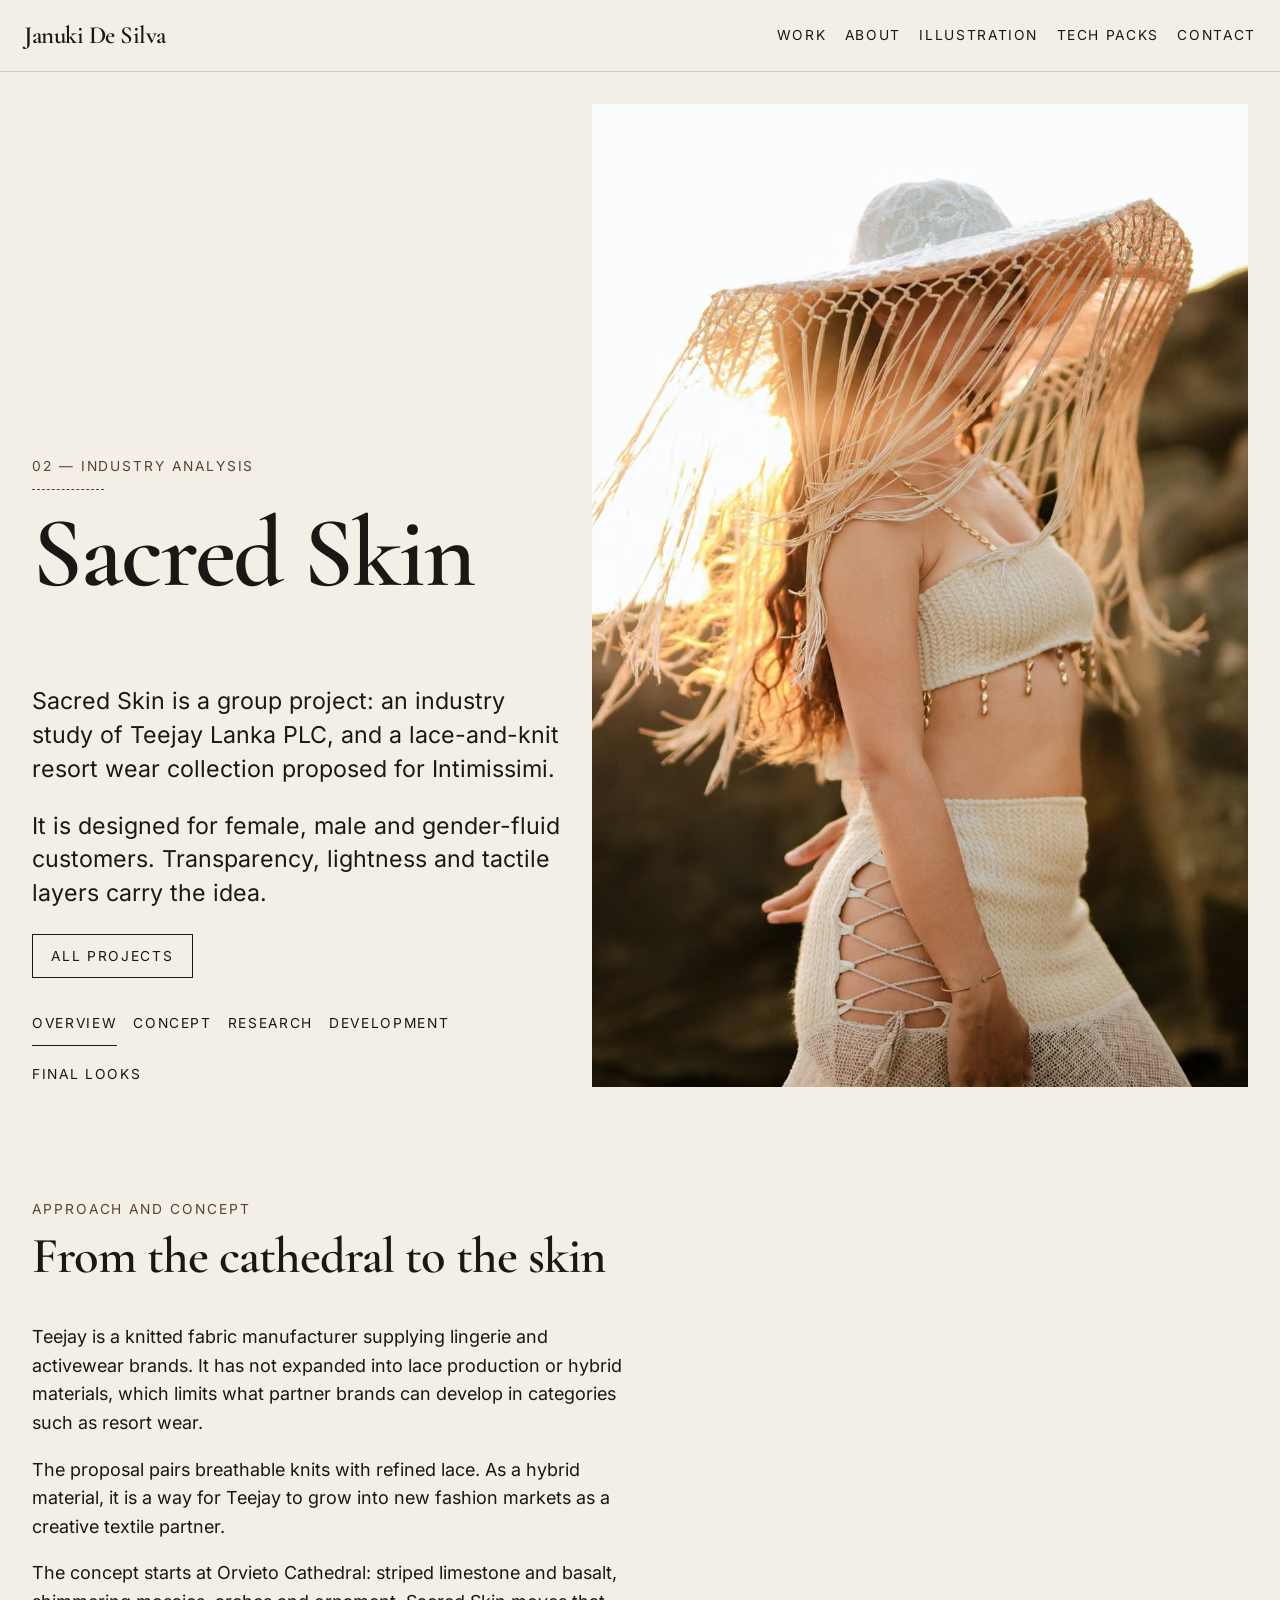
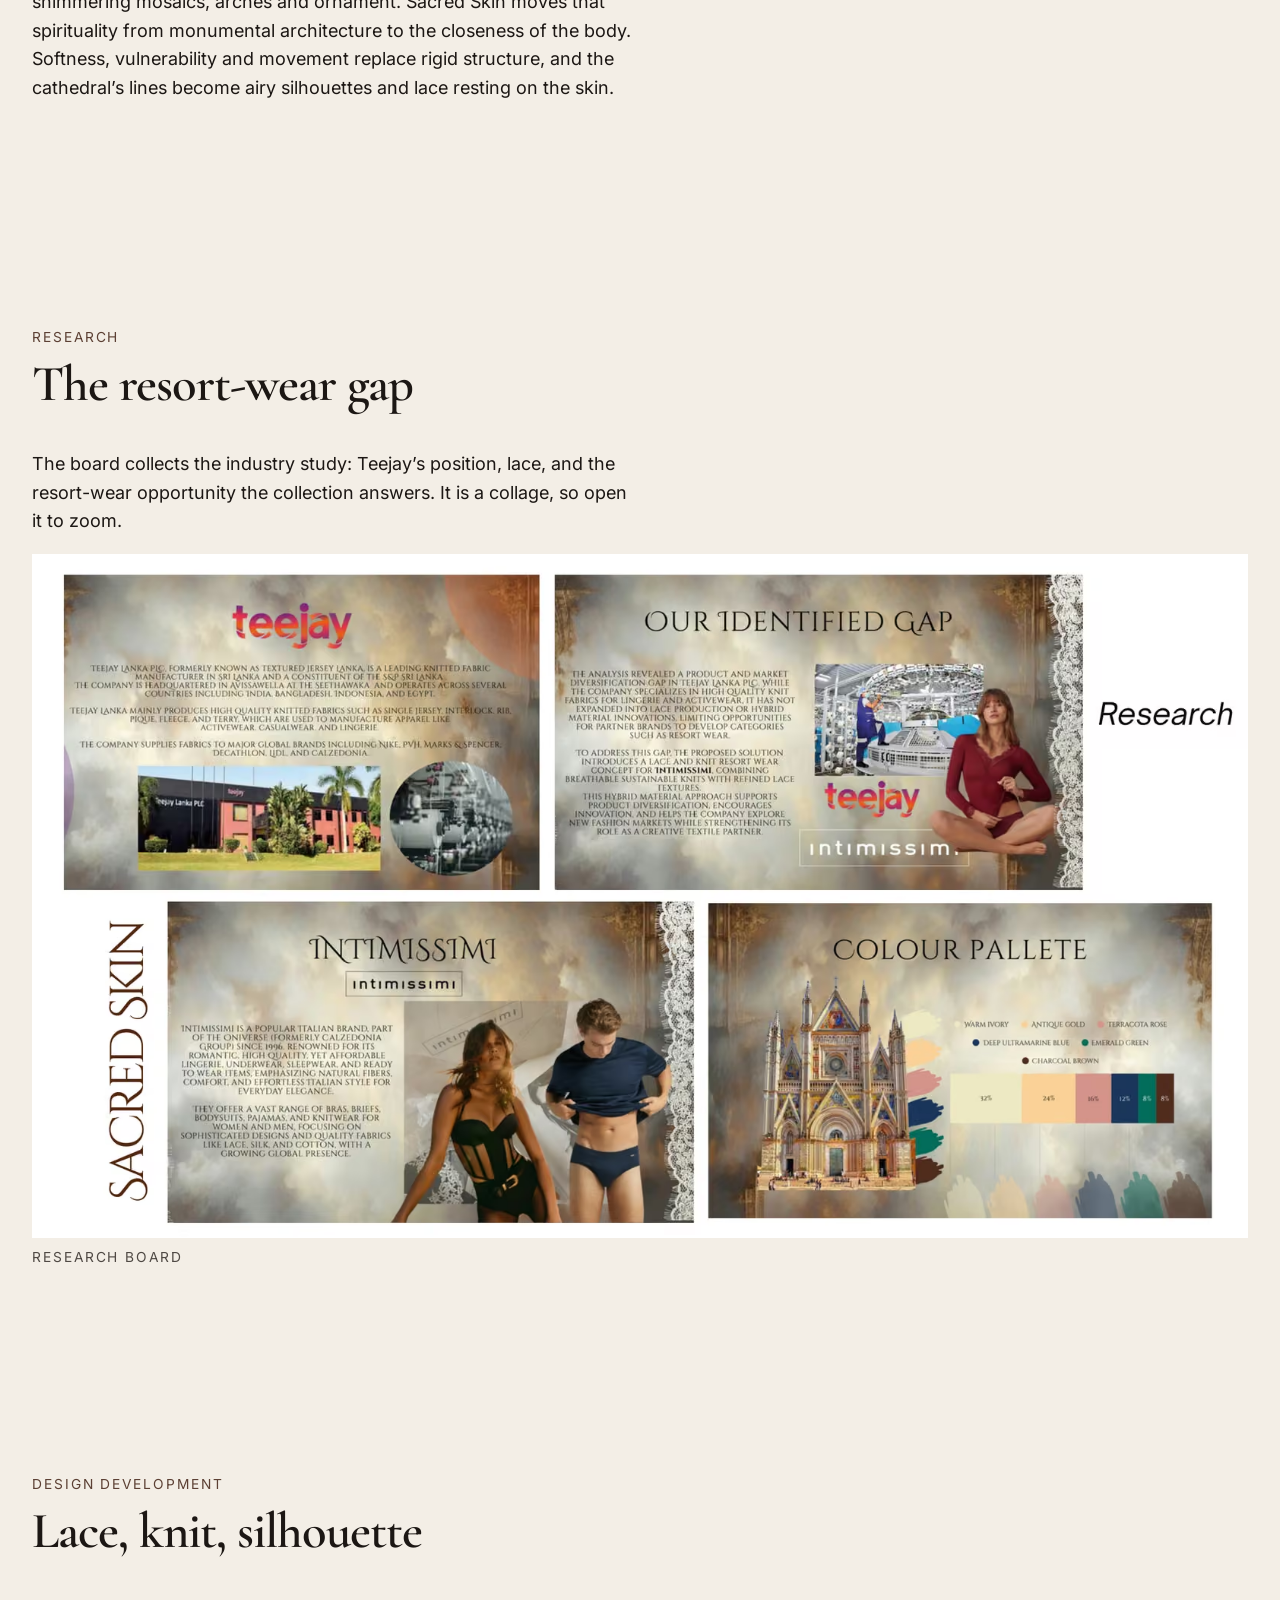
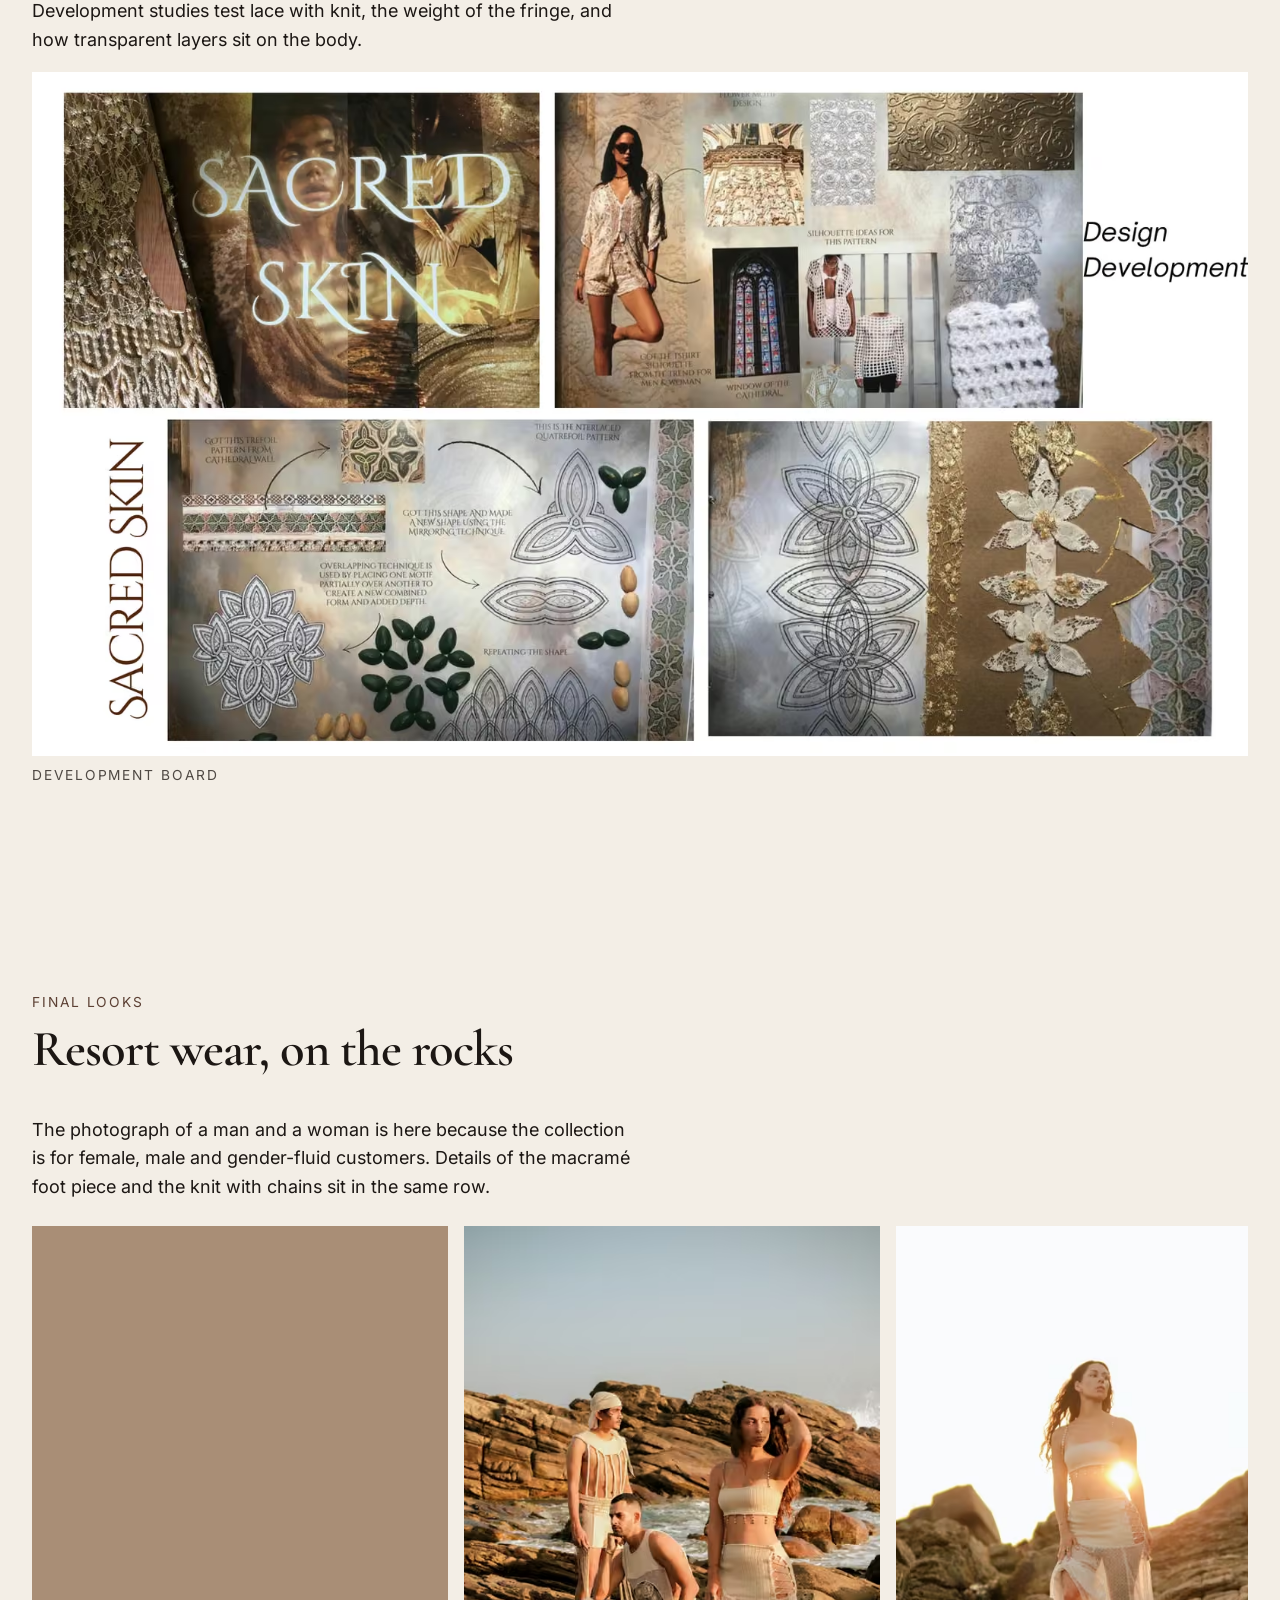
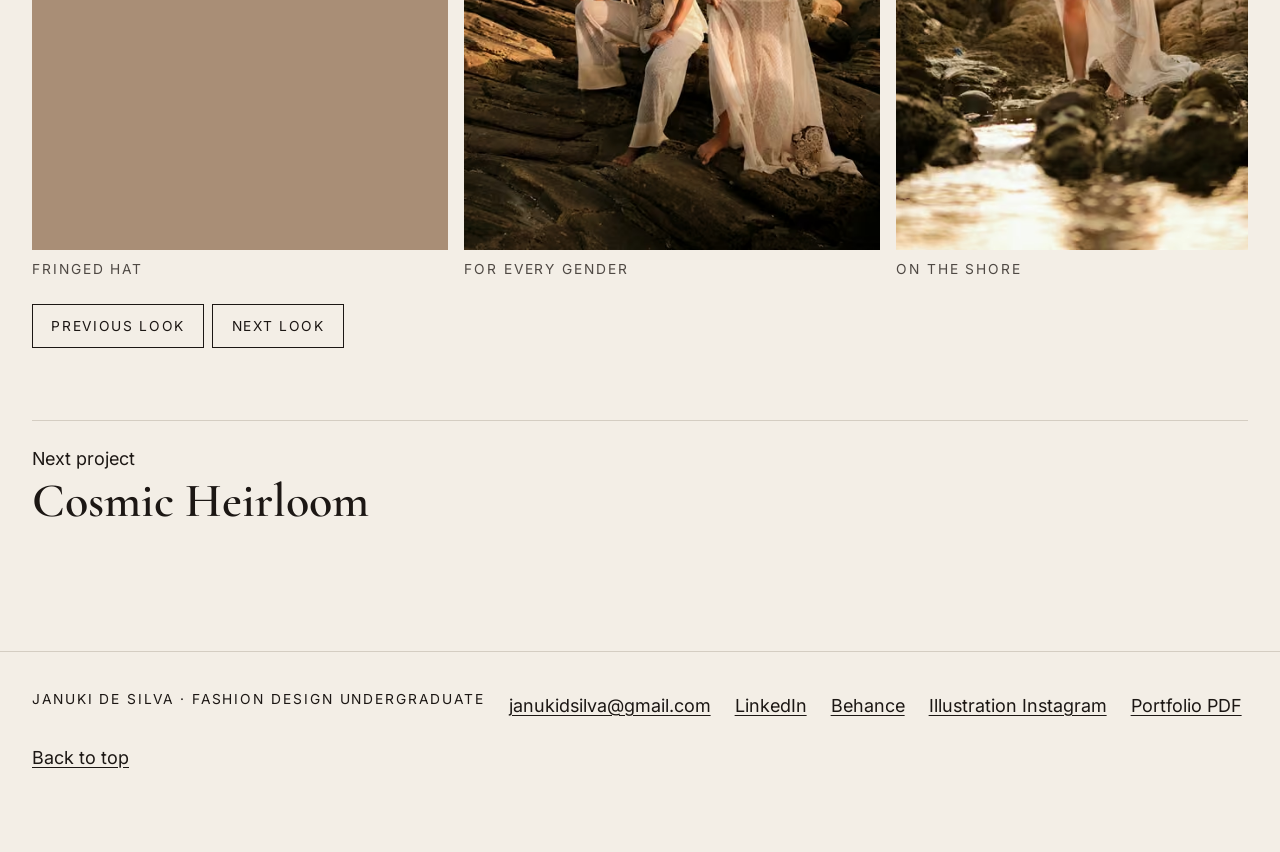
<file: sacred-skin/index.html>
<!DOCTYPE html>
<html lang="en">
<head>
  <meta charset="utf-8">
  <meta name="viewport" content="width=device-width, initial-scale=1">
  <title>Sacred Skin — Januki De Silva</title>
  <meta name="description" content="Sacred Skin, a group project by Januki De Silva. Lace-and-knit resort wear for Intimissimi, proposed as a growth path for Teejay Lanka, inspired by Orvieto Cathedral.">
  <link rel="canonical" href="https://januki-desilva.github.io/sacred-skin/">
  <meta name="theme-color" content="#f3eee6">
  <meta name="author" content="Januki De Silva">
  <meta property="og:type" content="website">
  <meta property="og:locale" content="en_US">
  <meta property="og:site_name" content="Januki De Silva">
  <meta property="og:title" content="Sacred Skin — Januki De Silva">
  <meta property="og:description" content="Sacred Skin, a group project by Januki De Silva. Lace-and-knit resort wear for Intimissimi, proposed as a growth path for Teejay Lanka, inspired by Orvieto Cathedral.">
  <meta property="og:url" content="https://januki-desilva.github.io/sacred-skin/">
  <meta property="og:image" content="https://januki-desilva.github.io/images/og/sacred-skin.jpg">
  <meta property="og:image:width" content="1200">
  <meta property="og:image:height" content="630">
  <meta property="og:image:alt" content="Sacred Skin. A backlit fringed hat in ivory knit.">
  <meta name="twitter:card" content="summary_large_image">
  <meta name="twitter:title" content="Sacred Skin — Januki De Silva">
  <meta name="twitter:description" content="Sacred Skin, a group project by Januki De Silva. Lace-and-knit resort wear for Intimissimi, proposed as a growth path for Teejay Lanka, inspired by Orvieto Cathedral.">
  <meta name="twitter:image" content="https://januki-desilva.github.io/images/og/sacred-skin.jpg">
  <meta name="twitter:image:alt" content="Sacred Skin. A backlit fringed hat in ivory knit.">
  <link rel="icon" href="/favicon.svg" type="image/svg+xml">
  <link rel="icon" href="/favicon.ico" sizes="any">
  <link rel="apple-touch-icon" href="/apple-touch-icon.png">
  <link rel="preload" href="/fonts/f8.woff2" as="font" type="font/woff2" crossorigin>
  <link rel="preload" as="image" href="/images/sacred/hero-480.avif" imagesrcset="/images/sacred/hero-480.avif 480w, /images/sacred/hero-960.avif 960w, /images/sacred/hero-1365.avif 1365w" imagesizes="(min-width: 800px) 54vw, 100vw" type="image/avif" fetchpriority="high">
<!-- site-css:start -->
<style>
/* Self-hosted, subset, free fonts. Two families only.
   Cormorant Garamond 600 for headings. Inter 400 for text.
   Italic on the contact headline is synthesised from the roman,
   so the first view downloads two files, not four. */

@font-face {
  font-family: "Cormorant Garamond";
  font-style: normal;
  font-weight: 600;
  font-display: swap;
  src: url("/fonts/f7.woff2") format("woff2");
  unicode-range: U+0100-02BA, U+02BD-02C5, U+02C7-02CC, U+02CE-02D7, U+02DD-02FF, U+0304, U+0308, U+0329, U+1D00-1DBF, U+1E00-1E9F, U+1EF2-1EFF, U+2020, U+20A0-20AB, U+20AD-20C4, U+2113, U+2C60-2C7F, U+A720-A7FF;
}

@font-face {
  font-family: "Cormorant Garamond";
  font-style: normal;
  font-weight: 600;
  font-display: swap;
  src: url("/fonts/f8.woff2") format("woff2");
  unicode-range: U+0000-00FF, U+0131, U+0152-0153, U+02BB-02BC, U+02C6, U+02DA, U+02DC, U+0304, U+0308, U+0329, U+2000-206F, U+20AC, U+2122, U+2191, U+2193, U+2212, U+2215, U+FEFF, U+FFFD;
}

@font-face {
  font-family: Inter;
  font-style: normal;
  font-weight: 400;
  font-display: swap;
  src: url("/fonts/f9.woff2") format("woff2");
  unicode-range: U+0100-02BA, U+02BD-02C5, U+02C7-02CC, U+02CE-02D7, U+02DD-02FF, U+0304, U+0308, U+0329, U+1D00-1DBF, U+1E00-1E9F, U+1EF2-1EFF, U+2020, U+20A0-20AB, U+20AD-20C4, U+2113, U+2C60-2C7F, U+A720-A7FF;
}

@font-face {
  font-family: Inter;
  font-style: normal;
  font-weight: 400;
  font-display: swap;
  src: url("/fonts/f10.woff2") format("woff2");
  unicode-range: U+0000-00FF, U+0131, U+0152-0153, U+02BB-02BC, U+02C6, U+02DA, U+02DC, U+0304, U+0308, U+0329, U+2000-206F, U+20AC, U+2122, U+2191, U+2193, U+2212, U+2215, U+FEFF, U+FFFD;
}

/* Januki De Silva — portfolio
   Neutral paper and ink. Project accents are set on the body.
   Motion uses transform and opacity only. */

:root {
  --paper: #f3eee6;
  --paper-2: #e7e0d6;
  --ink: #1c1714;
  --muted: #4f4944;
  --line: #d4cdc2;
  --accent: #6e2433;
  --accent-2: #3d4750;
  --vivid: #b4233a;
  --serif: "Cormorant Garamond", "Iowan Old Style", Palatino, "Palatino Linotype", "Times New Roman", serif;
  --sans: Inter, "Segoe UI", system-ui, sans-serif;
  --header: 4.5rem;
  --s-1: 0.25rem;
  --s-2: 0.5rem;
  --s-3: 0.75rem;
  --s-4: 1rem;
  --s-5: 1.5rem;
  --s-6: 2rem;
  --s-7: 3rem;
  --s-8: 4.5rem;
  --s-9: clamp(4.5rem, 8vw, 7rem);
  --text-sm: clamp(0.78rem, 0.74rem + 0.15vw, 0.875rem);
  --text-body: clamp(1rem, 0.96rem + 0.2vw, 1.125rem);
  --text-lead: clamp(1.15rem, 1.02rem + 0.55vw, 1.45rem);
  --text-h3: clamp(1.4rem, 1.15rem + 1vw, 1.85rem);
  --text-h2: clamp(2.1rem, 1.4rem + 2.2vw, 3.4rem);
  --text-h1: clamp(2.7rem, 1.15rem + 6.4vw, 6.25rem);
  --measure: 38rem;
  color-scheme: light;
}

body[data-project="parasomnia"] {
  --accent: #6e2433;
  --accent-2: #3d4750;
}

body[data-project="sacred-skin"] {
  --accent: #5c4034;
  --accent-2: #8a7968;
}

body[data-project="cosmic-heirloom"] {
  --accent: #1c2340;
  --accent-2: #b4233a;
}

body[data-project="editorial-styling"] {
  --accent: #1b2a4a;
  --accent-2: #7a2432;
}

*,
*::before,
*::after {
  box-sizing: border-box;
}

html {
  scroll-behavior: smooth;
  scroll-padding-top: calc(var(--header) + 0.75rem);
}

body {
  margin: 0;
  background: var(--paper);
  color: var(--ink);
  font-family: var(--sans);
  font-size: var(--text-body);
  font-weight: 400;
  line-height: 1.6;
  padding-top: var(--header);
}

img,
svg,
video {
  max-width: 100%;
  height: auto;
}

button,
input,
textarea {
  font-family: inherit;
  font-size: inherit;
}

[hidden] {
  display: none !important;
}

:focus {
  outline: none;
}

:focus-visible {
  outline: 2px solid var(--ink);
  outline-offset: 3px;
}

.skip:not(:focus) {
  position: absolute;
  width: 1px;
  height: 1px;
  padding: 0;
  margin: -1px;
  overflow: hidden;
  clip: rect(0 0 0 0);
  clip-path: inset(50%);
  white-space: nowrap;
  border: 0;
}

.skip:focus {
  position: fixed;
  left: 0.75rem;
  top: 0.75rem;
  z-index: 80;
  background: var(--ink);
  color: var(--paper);
  padding: 0.7rem 1rem;
  text-decoration: none;
}

.sr-only {
  position: absolute;
  width: 1px;
  height: 1px;
  padding: 0;
  margin: -1px;
  overflow: hidden;
  clip: rect(0 0 0 0);
  clip-path: inset(50%);
  white-space: nowrap;
  border: 0;
}

h1, h2, h3, p, figure {
  margin-top: 0;
}

figure {
  margin: 0;
}

h1, h2, h3 {
  font-family: var(--serif);
  font-weight: 600;
  line-height: 0.96;
  letter-spacing: -0.02em;
}

h2 em {
  font-style: italic;
  font-weight: 600;
}

h1 { font-size: var(--text-h1); }
h2 { font-size: var(--text-h2); }
h3 { font-size: var(--text-h3); line-height: 1.05; }

p { overflow-wrap: break-word; }

a {
  color: inherit;
}

.lede,
.prose p {
  max-width: var(--measure);
}

.lede {
  font-size: var(--text-lead);
  line-height: 1.45;
}

.eyebrow,
.kicker,
.section-label,
.work-tag,
figcaption,
.lookbook-bar,
.pager span,
.form-note,
.footer-meta {
  font-family: var(--sans);
  font-size: var(--text-sm);
  font-weight: 400;
  letter-spacing: 0.14em;
  text-transform: uppercase;
}

.eyebrow,
.kicker,
.section-label {
  color: var(--accent);
  margin-bottom: var(--s-3);
}

.muted { color: var(--muted); }

.wrap {
  width: min(72rem, calc(100% - 2rem));
  margin-inline: auto;
}

.wrap-wide {
  width: min(86rem, calc(100% - 2rem));
  margin-inline: auto;
}

.section {
  padding: var(--s-9) 0;
  scroll-margin-top: calc(var(--header) + 0.5rem);
}

.section-head {
  display: grid;
  gap: var(--s-3);
  margin-bottom: var(--s-7);
  position: relative;
  z-index: 1;
  background: var(--paper);
}

/* Header */
.site-header {
  position: fixed;
  inset: 0 0 auto 0;
  z-index: 40;
  display: flex;
  align-items: center;
  justify-content: space-between;
  gap: var(--s-4);
  min-height: var(--header);
  padding: 0 1rem;
  background: var(--paper);
  border-bottom: 1px solid var(--line);
  transform: translateY(0);
  transition: transform 240ms ease-out;
}

.site-header.is-hidden {
  transform: translateY(-100%);
}

.site-header:focus-within {
  transform: none;
}

.logo {
  display: inline-flex;
  align-items: center;
  min-height: 44px;
  font-family: var(--serif);
  font-weight: 600;
  font-size: clamp(1.15rem, 2.4vw, 1.55rem);
  letter-spacing: -0.02em;
  text-decoration: none;
  line-height: 1;
}

.nav-toggle {
  min-height: 44px;
  min-width: 44px;
  padding: 0 0.9rem;
  border: 1px solid var(--ink);
  background: transparent;
  cursor: pointer;
}

.site-nav {
  display: none;
  position: absolute;
  inset: 100% 0 auto 0;
  flex-direction: column;
  padding: 0.4rem 1rem 1rem;
  background: var(--paper);
  border-bottom: 1px solid var(--line);
}

.site-nav.is-open { display: flex; }

.site-nav a {
  display: flex;
  align-items: center;
  min-height: 48px;
  text-decoration: none;
  letter-spacing: 0.12em;
  text-transform: uppercase;
  font-size: var(--text-sm);
  font-weight: 400;
}

.site-nav a[aria-current="true"] {
  background-image: linear-gradient(90deg, var(--ink) 45%, transparent 0);
  background-size: 7px 1px;
  background-repeat: repeat-x;
  background-position: left bottom;
  background-origin: content-box;
}

/* Stitched thread. Drawn by scroll; static when motion is reduced. */
.thread {
  display: none;
  position: fixed;
  left: 0;
  top: 0;
  width: 12px;
  height: 100vh;
  z-index: 35;
  color: #b7aa9c;
  pointer-events: none;
}

.thread path {
  stroke-dasharray: 1;
  stroke-dashoffset: 1;
}

/* Hero
   Mobile keeps the photograph near 60svh so the name, role and
   View work sit in the first screen. Desktop caps it near 85vh
   and centres a larger name beside it, leaving a peek of work. */
.hero {
  --hero-h: min(60svh, calc(100svh - var(--header) - 18rem));
  display: flex;
  flex-direction: column;
  gap: var(--s-3);
  padding-bottom: var(--s-2);
}

.hero-media {
  background: var(--tone, #351a0f);
  overflow: hidden;
  width: 100%;
  height: var(--hero-h);
  max-height: 60svh;
}

.hero-media picture,
.hero-media img {
  display: block;
  width: 100%;
  height: 100%;
  object-fit: cover;
  object-position: center 16%;
}

.hero-copy {
  width: min(72rem, calc(100% - 2rem));
  margin-inline: auto;
}

.hero-copy .eyebrow {
  margin-bottom: var(--s-2);
}

.hero-copy .lede {
  margin-bottom: 0;
}

.hero-copy h1 {
  line-height: 0.9;
}

.hero-copy h1 span {
  display: block;
}

.hero .btn { margin-top: var(--s-3); }

.hero-credit {
  margin: var(--s-3) 0 0;
  color: var(--muted);
  font-size: var(--text-sm);
  letter-spacing: 0.12em;
  text-transform: uppercase;
}

/* Buttons and chips */
.btn,
.btn-ghost,
.icon-btn,
.look-btn,
.nav-toggle,
.video-load {
  display: inline-flex;
  align-items: center;
  justify-content: center;
  min-height: 44px;
  padding: 0.55rem 1.15rem;
  border: 1px solid var(--ink);
  background: var(--ink);
  color: var(--paper);
  text-decoration: none;
  letter-spacing: 0.12em;
  text-transform: uppercase;
  font-size: var(--text-sm);
  font-weight: 400;
  cursor: pointer;
  transition: transform 200ms ease-out, background-color 200ms ease-out, color 200ms ease-out;
}

.btn:hover,
.btn:focus-visible,
.btn-ghost:hover,
.btn-ghost:focus-visible {
  background: var(--accent);
  border-color: var(--accent);
  color: var(--paper);
}

.btn-ghost {
  background: transparent;
  color: var(--ink);
}

.cluster {
  display: flex;
  flex-wrap: wrap;
  gap: var(--s-3);
  align-items: center;
}

.chips {
  display: flex;
  flex-wrap: wrap;
  gap: var(--s-2);
  padding: 0;
  margin: var(--s-4) 0 0;
  list-style: none;
}

.chips li {
  border: 1px solid var(--line);
  padding: 0.35rem 0.7rem;
  background: #faf7f2;
  font-size: var(--text-sm);
}

/* Selected work */
.work-section {
  position: relative;
  overflow: hidden;
}

.giant {
  position: absolute;
  z-index: 0;
  margin: 0;
  left: max(0.4rem, calc((100% - min(86rem, 100% - 2rem)) / 2));
  top: 0;
  font-family: var(--serif);
  font-weight: 600;
  font-size: clamp(5.5rem, 20vw, 16rem);
  line-height: 0.78;
  letter-spacing: -0.035em;
  color: transparent;
  -webkit-text-stroke: 1px rgba(28, 23, 20, 0.22);
  user-select: none;
  pointer-events: none;
}

.work-grid {
  position: relative;
  z-index: 1;
  display: grid;
  gap: var(--s-7);
}

.work-card {
  min-width: 0;
}

.work-card a {
  display: block;
  text-decoration: none;
  color: inherit;
}

.work-card .frame {
  overflow: hidden;
  background: var(--tone, var(--paper-2));
}

.work-card .frame picture,
.work-card .frame img {
  display: block;
  width: 100%;
  height: auto;
}

.work-card img {
  transform: scale(1);
  transition: transform 450ms ease-out;
}

.work-card:hover img,
.work-card:focus-within img {
  transform: scale(1.045);
}

.work-meta {
  display: grid;
  gap: 0.2rem;
  padding-top: var(--s-3);
}

.work-meta strong {
  font-family: var(--serif);
  font-size: clamp(1.8rem, 1.3rem + 1.4vw, 2.6rem);
  font-weight: 600;
  line-height: 0.95;
  letter-spacing: -0.02em;
}

.work-summary {
  color: var(--muted);
  max-width: 36rem;
}

.view-line {
  display: inline-block;
  margin-top: var(--s-2);
  letter-spacing: 0.14em;
  text-transform: uppercase;
  font-size: var(--text-sm);
  font-weight: 400;
  transform: translateY(6px);
  opacity: 0;
  transition: transform 280ms ease-out, opacity 280ms ease-out;
}

@media (hover: none) {
  .view-line { opacity: 1; transform: none; }
}

.work-card:hover .view-line,
.work-card:focus-within .view-line {
  transform: none;
  opacity: 1;
}

.cursor-preview {
  position: fixed;
  left: 0;
  top: 0;
  width: min(220px, 40vw);
  z-index: 25;
  pointer-events: none;
  opacity: 0;
  background: var(--paper-2);
  box-shadow: 0 12px 40px rgba(28, 23, 20, 0.16);
  transition: opacity 200ms ease-out;
}

.cursor-preview.is-on { opacity: 1; }

.cursor-preview img {
  display: block;
  width: 100%;
  height: auto;
}

/* About */
.about-grid {
  display: grid;
  gap: var(--s-6);
  align-items: start;
}

.portrait {
  margin: 0;
  background: transparent;
}

.portrait picture,
.portrait img {
  display: block;
  width: 100%;
  height: auto;
  background: var(--tone, #6a6668);
}

.portrait figcaption,
.frame figcaption,
.shot-figure figcaption {
  margin-top: var(--s-2);
  color: var(--muted);
  background: var(--paper);
}

.skill-block { margin-top: var(--s-6); }
.skill-block h3 { margin-bottom: var(--s-2); }

/* Illustration and tech */
.gallery {
  display: grid;
  gap: var(--s-5);
  grid-template-columns: 1fr;
}

.shot {
  display: block;
  width: 100%;
  padding: 0;
  border: 0;
  background: var(--tone, var(--paper-2));
  cursor: zoom-in;
  color: inherit;
}

.shot img {
  display: block;
  width: 100%;
  height: auto;
  transform: scale(1);
  transition: transform 400ms ease-out;
}

.shot:hover img,
.shot:focus-visible img {
  transform: scale(1.03);
}

.board .shot img { width: 100%; }

.tech-grid {
  display: grid;
  gap: var(--s-5);
}

/* Contact */
.contact-grid {
  display: grid;
  gap: var(--s-7);
}

.contact-links {
  list-style: none;
  padding: 0;
  margin: 0 0 var(--s-5);
}

.contact-links a {
  display: flex;
  align-items: baseline;
  justify-content: space-between;
  gap: var(--s-4);
  min-height: 48px;
  padding: 0.7rem 0;
  border-top: 1px solid var(--line);
  text-decoration: none;
  font-family: var(--serif);
  font-size: clamp(1.4rem, 1rem + 1.4vw, 2rem);
  line-height: 1.1;
}

.contact-links li:last-child a { border-bottom: 1px solid var(--line); }

.contact-links span {
  font-family: var(--sans);
  font-size: var(--text-sm);
  letter-spacing: 0.14em;
  text-transform: uppercase;
  color: var(--muted);
}

.form {
  display: grid;
  gap: var(--s-4);
}

.field { display: grid; gap: 0.35rem; }

.field label { font-weight: 400; }

.field input,
.field textarea {
  width: 100%;
  min-height: 44px;
  padding: 0.65rem 0.75rem;
  border: 1px solid var(--ink);
  background: #faf7f2;
  border-radius: 0;
}

.field textarea { min-height: 9rem; resize: vertical; }

.field-error {
  margin: 0;
  color: #6e2433;
  font-size: var(--text-sm);
}

.form-status {
  margin: 0;
  min-height: 1.5em;
}

.secondary-link {
  margin-top: var(--s-5);
  font-size: var(--text-sm);
}

.secondary-link a { letter-spacing: 0.08em; }

/* Project pages */
.project-hero {
  display: grid;
  gap: var(--s-5);
  padding-top: var(--s-6);
}

.project-hero .frame { order: -1; }

.project-copy .lede + .lede { margin-top: 0; }

.accent-rule {
  width: 4.5rem;
  height: 0;
  border: 0;
  border-top: 1px dashed var(--accent);
  margin: 0 0 var(--s-4);
}

.section-nav {
  display: flex;
  gap: 0.4rem 1rem;
  flex-wrap: wrap;
  margin: var(--s-5) 0 0;
}

.section-nav a {
  min-height: 44px;
  display: inline-flex;
  align-items: center;
  text-decoration: none;
  letter-spacing: 0.12em;
  text-transform: uppercase;
  font-size: var(--text-sm);
  font-weight: 400;
  border-bottom: 1px solid transparent;
}

.section-nav a[aria-current="true"],
.section-nav a:hover {
  border-bottom-color: var(--ink);
}

.block + .block { margin-top: var(--s-6); }

.board { margin: var(--s-5) 0 0; }

.split {
  display: grid;
  gap: var(--s-6);
  align-items: start;
}

/* Lookbook */
.lookbook {
  margin-top: var(--s-5);
  min-width: 0;
  max-width: 100%;
}

.lineup {
  margin-top: var(--s-7);
}

.lookbook-track {
  display: flex;
  gap: var(--s-4);
  overflow-x: auto;
  scroll-snap-type: x mandatory;
  padding-bottom: var(--s-3);
  list-style: none;
  margin: 0;
  padding-left: 0;
  max-width: 100%;
  min-width: 0;
}

.lookbook-track:focus-visible {
  outline: 2px solid var(--ink);
  outline-offset: 3px;
}

.lookbook-track li {
  flex: 0 0 min(78%, 26rem);
  scroll-snap-align: start;
  min-width: 0;
}

.lookbook-bar {
  display: flex;
  flex-wrap: wrap;
  gap: var(--s-2);
  margin-top: var(--s-3);
}

.look-btn {
  background: transparent;
  color: var(--ink);
}

.look-btn:hover,
.look-btn:focus-visible {
  background: var(--ink);
  color: var(--paper);
}

/* Video slot is hidden until data-video-src is set. */
.video-slot {
  margin-top: var(--s-7);
  padding: var(--s-5);
  border: 1px dashed var(--line);
}

.video-slot video,
.video-slot img {
  width: 100%;
  height: auto;
  background: #1c1714;
}

/* Pager */
.project-pager {
  display: grid;
  margin-top: var(--s-8);
  border-top: 1px solid var(--line);
}

.project-pager a {
  display: flex;
  flex-direction: column;
  justify-content: center;
  gap: 0.35rem;
  min-height: 8rem;
  padding: var(--s-5) 0;
  text-decoration: none;
}

.project-pager strong {
  font-family: var(--serif);
  font-size: clamp(2rem, 1.4rem + 2vw, 3.4rem);
  font-weight: 600;
  line-height: 0.95;
}

.project-pager a:hover strong { color: var(--accent); }

/* Lightbox */
dialog.lightbox {
  width: min(100%, 100vw);
  height: 100%;
  max-width: none;
  max-height: none;
  margin: 0;
  padding: 0;
  border: 0;
  background: #1c1714;
  color: #f3eee6;
}

dialog.lightbox::backdrop {
  background: rgba(28, 23, 20, 0.84);
}

.lightbox-bar,
.lightbox-stage,
.lightbox-caption {
  width: min(72rem, calc(100% - 2rem));
  margin-inline: auto;
}

.lightbox-bar {
  display: flex;
  align-items: center;
  justify-content: space-between;
  gap: var(--s-3);
  min-height: 4.5rem;
}

.lightbox-bar p { margin: 0; letter-spacing: 0.12em; text-transform: uppercase; font-size: var(--text-sm); }

.icon-btn {
  background: #f3eee6;
  color: #1c1714;
  border-color: #f3eee6;
}

.icon-btn:hover,
.icon-btn:focus-visible {
  background: #ffffff;
  border-color: #ffffff;
  color: #1c1714;
}

.lightbox-stage {
  display: grid;
  grid-template-columns: 1fr 1fr;
  grid-template-areas: "image image" "prev next";
  gap: var(--s-2);
  align-items: center;
  min-height: 0;
}

.lightbox-stage picture { grid-area: image; }
.lightbox-stage [data-lightbox-prev] { grid-area: prev; }
.lightbox-stage [data-lightbox-next] { grid-area: next; }

.lightbox-stage img {
  display: block;
  width: auto;
  max-width: 100%;
  max-height: calc(100vh - 12rem);
  max-height: calc(100dvh - 12rem);
  margin-inline: auto;
  object-fit: contain;
  background: #2a2422;
}

.lightbox-caption {
  min-height: 3.5rem;
  margin-top: var(--s-3);
  margin-bottom: 0;
}

/* Footer and utilities */
.site-footer {
  border-top: 1px solid var(--line);
  padding: var(--s-6) 0 var(--s-8);
  display: grid;
  gap: var(--s-4);
}

.site-footer a { text-underline-offset: 0.18em; }

.footer-row {
  display: flex;
  flex-wrap: wrap;
  gap: var(--s-2) var(--s-5);
  align-items: center;
}

.footer-row a {
  display: inline-flex;
  align-items: center;
  min-height: 44px;
}

.to-top {
  display: none;
  position: fixed;
  right: 0.75rem;
  bottom: 0.75rem;
  z-index: 30;
  background: var(--paper);
  color: var(--ink);
  text-decoration: none;
  box-shadow: 0 6px 24px rgba(28, 23, 20, 0.12);
}

.to-top.is-on { display: inline-flex; }

.not-found {
  min-height: calc(100vh - var(--header) - 8rem);
  display: grid;
  align-content: center;
  gap: var(--s-4);
  padding: var(--s-8) 0;
}

.js [data-reveal] {
  opacity: 0;
  transform: translateY(16px);
}

.js [data-reveal].is-in {
  opacity: 1;
  transform: none;
  transition: opacity 420ms ease-out, transform 420ms ease-out;
}

.js [data-reveal].is-in:nth-child(2) { transition-delay: 60ms; }
.js [data-reveal].is-in:nth-child(3) { transition-delay: 120ms; }

@media (min-width: 720px) {
  .gallery { grid-template-columns: 1fr 1fr; }
  .gallery .wide { grid-column: 1 / -1; }
  .tech-grid { grid-template-columns: 1fr 1fr; }
  .contact-grid { grid-template-columns: 0.9fr 1.1fr; align-items: start; }
  .split { grid-template-columns: 0.8fr 1.2fr; }
  .project-hero { grid-template-columns: 0.9fr 1.1fr; align-items: end; }
  .project-hero .frame { order: 0; }
  .about-grid { grid-template-columns: minmax(0, 0.72fr) minmax(0, 1.2fr); }
}

@media (min-width: 800px) {
  .nav-toggle { display: none; }
  .site-nav {
    display: flex;
    position: static;
    flex-direction: row;
    align-items: center;
    gap: 0.25rem 1.15rem;
    padding: 0;
    border: 0;
    background: transparent;
  }
  .thread { display: block; }
  .hero {
    --hero-h: min(85vh, calc(100svh - var(--header) - 9.25rem));
    display: grid;
    grid-template-columns: minmax(0, 1.15fr) minmax(0, 0.85fr);
    align-items: center;
    gap: clamp(1.5rem, 3vw, 3.5rem);
    width: min(90rem, calc(100% - 3rem));
    margin-inline: auto;
    min-height: 0;
    padding: 0.75rem 0 0.5rem;
  }
  .hero-media {
    width: min(100%, calc(var(--hero-h) * 1365 / 2048));
    max-width: 100%;
    min-width: 0;
    height: auto;
    max-height: var(--hero-h);
    aspect-ratio: 1365 / 2048;
    justify-self: end;
    align-self: center;
    order: 2;
  }
  .hero-copy {
    width: auto;
    min-width: 0;
    margin: 0;
    order: 1;
    padding-bottom: 0;
    align-self: center;
  }
  .hero-copy h1 {
    font-size: clamp(4.25rem, 1.4rem + 6.6vw, 9.25rem);
    line-height: 0.86;
    letter-spacing: -0.035em;
    /* The J in Cormorant sits left of its box. Keep the ink inside the column. */
    padding-left: 0.08em;
  }
  .work-section { padding-top: var(--s-6); }
  .work-grid {
    grid-template-columns: 1.15fr 0.85fr;
    gap: var(--s-7) var(--s-6);
    align-items: start;
  }
  .work-card:first-child { grid-row: span 2; }
  .work-card:last-child { grid-column: 1 / -1; }
  .work-card:last-child a {
    display: grid;
    grid-template-columns: 1.3fr 0.7fr;
    gap: var(--s-5);
    align-items: end;
  }
}

@media (min-width: 1000px) {
  .gallery { grid-template-columns: repeat(3, minmax(0, 1fr)); }
  .gallery .wide { grid-column: span 2; }
}

@media (min-width: 800px) {
  .lightbox-stage {
    grid-template-columns: auto minmax(0, 1fr) auto;
    grid-template-areas: "prev image next";
  }
}

@media (min-width: 1024px) {
  .footer-row a,
  .footer-meta {
    white-space: nowrap;
    flex-shrink: 0;
  }
}

@media (min-width: 1200px) {
  .wrap { width: min(76rem, calc(100% - 4rem)); }
  .wrap-wide { width: min(92rem, calc(100% - 4rem)); }
  .site-header { padding-inline: 1.5rem; }
  .giant {
    left: max(0.4rem, calc((100% - min(92rem, 100% - 4rem)) / 2));
  }
}

@media (prefers-reduced-motion: reduce) {
  html { scroll-behavior: auto; }
  *,
  *::before,
  *::after {
    animation: none !important;
    transition: none !important;
  }
  .js [data-reveal] { opacity: 1; transform: none; }
  .thread path { stroke-dashoffset: 0 !important; }
  .lookbook-track { scroll-snap-type: none; scroll-behavior: auto; }
  .view-line { opacity: 1; transform: none; }
  .cursor-preview { display: none !important; }
}

@media (prefers-reduced-motion: no-preference) {
  @view-transition {
    navigation: auto;
  }
}
</style>
<!-- site-css:end -->
  <script>document.documentElement.classList.add("js");</script>
  <script type="application/ld+json">
  {
    "@context": "https://schema.org",
    "@type": "BreadcrumbList",
    "itemListElement": [
      {"@type": "ListItem", "position": 1, "name": "Portfolio", "item": "https://januki-desilva.github.io/"},
      {"@type": "ListItem", "position": 2, "name": "Sacred Skin", "item": "https://januki-desilva.github.io/sacred-skin/"}
    ]
  }
  </script>
</head>

<body id="top" data-project="sacred-skin">
  <a class="skip" href="#main">Skip to content</a>
  <svg class="thread" viewBox="0 0 2 100" preserveAspectRatio="none" aria-hidden="true" focusable="false">
    <path d="M1 0 V100" pathLength="1" fill="none" stroke="currentColor" stroke-width="0.35"></path>
  </svg>
  <header class="site-header">
    <a class="logo" href="/#top">Januki De Silva</a>
    <button class="nav-toggle" type="button" aria-expanded="false" aria-controls="site-nav">Menu</button>
    <nav id="site-nav" class="site-nav" aria-label="Sections">
      <a href="/#work" data-nav="work">Work</a>
      <a href="/#about" data-nav="about">About</a>
      <a href="/#illustration" data-nav="illustration">Illustration</a>
      <a href="/#tech-packs" data-nav="tech-packs">Tech packs</a>
      <a href="/#contact" data-nav="contact">Contact</a>
    </nav>
  </header>
  <main id="main">

    <article>

      <header class="project-hero wrap" id="overview">
        <div class="project-copy">
          <p class="kicker">02 — Industry analysis</p>
          <hr class="accent-rule">
          <h1>Sacred Skin</h1>
          <p class="lede">Sacred Skin is a group project: an industry study of Teejay Lanka PLC, and a lace-and-knit resort wear collection proposed for Intimissimi.</p>
          <p class="lede">It is designed for female, male and gender-fluid customers. Transparency, lightness and tactile layers carry the idea.</p>
          <p><a class="btn-ghost" href="/#work">All projects</a></p>
          <nav class="section-nav" aria-label="In this project">
        <a href="#overview" data-nav="overview">Overview</a>
        <a href="#concept" data-nav="concept">Concept</a>
        <a href="#research" data-nav="research">Research</a>
        <a href="#development" data-nav="development">Development</a>
        <a href="#finals" data-nav="finals">Final looks</a>
      </nav>
        </div>
        <figure class="frame" style="--tone:#a98e76">
          <picture>
            <source type="image/avif" srcset="/images/sacred/hero-480.avif 480w, /images/sacred/hero-960.avif 960w, /images/sacred/hero-1365.avif 1365w" sizes="(min-width: 720px) 48vw, 100vw">
            <source type="image/webp" srcset="/images/sacred/hero-480.webp 480w, /images/sacred/hero-960.webp 960w, /images/sacred/hero-1365.webp 1365w" sizes="(min-width: 720px) 48vw, 100vw">
            <img src="/images/sacred/hero-960.jpg" srcset="/images/sacred/hero-480.jpg 480w, /images/sacred/hero-960.jpg 960w, /images/sacred/hero-1365.jpg 1365w" sizes="(min-width: 720px) 48vw, 100vw" width="1365" height="2048" alt="Sacred Skin. A backlit fringed hat and ivory knit, photographed on the rocks." fetchpriority="high" decoding="async">
          </picture>
        </figure>
      </header>

      <section class="section" id="concept">
        <div class="wrap prose">
          <p class="kicker">Approach and concept</p>
          <h2>From the cathedral to the skin</h2>
          <p>Teejay is a knitted fabric manufacturer supplying lingerie and activewear brands. It has not expanded into lace production or hybrid materials, which limits what partner brands can develop in categories such as resort wear.</p>
          <p>The proposal pairs breathable knits with refined lace. As a hybrid material, it is a way for Teejay to grow into new fashion markets as a creative textile partner.</p>
          <p>The concept starts at Orvieto Cathedral: striped limestone and basalt, shimmering mosaics, arches and ornament. Sacred Skin moves that spirituality from monumental architecture to the closeness of the body. Softness, vulnerability and movement replace rigid structure, and the cathedral’s lines become airy silhouettes and lace resting on the skin.</p>
        </div>
      </section>

      <section class="section" id="research">
        <div class="wrap-wide">
          <div class="prose">
            <p class="kicker">Research</p>
            <h2>The resort-wear gap</h2>
            <p>The board collects the industry study: Teejay’s position, lace, and the resort-wear opportunity the collection answers. It is a collage, so open it to zoom.</p>
          </div>
          <figure class="shot-figure">
          <button type="button" class="shot" style="--tone:#b8afa2" data-lightbox-group="sacred-research" data-caption="Research board" data-full="/images/sacred/research-1600.webp">
            <picture>
            <source type="image/avif" srcset="/images/sacred/research-800.avif 800w, /images/sacred/research-1600.avif 1600w" sizes="100vw">
            <source type="image/webp" srcset="/images/sacred/research-800.webp 800w, /images/sacred/research-1600.webp 1600w" sizes="100vw">
            <img src="/images/sacred/research-1600.jpg" srcset="/images/sacred/research-800.jpg 800w, /images/sacred/research-1600.jpg 1600w" sizes="100vw" width="1600" height="900" alt="Sacred Skin research board on Teejay Lanka, lace and resort wear." loading="lazy" decoding="async">
          </picture>
          </button>
          <figcaption>Research board</figcaption>
        </figure>
        </div>
      </section>

      <section class="section" id="development">
        <div class="wrap-wide">
          <div class="prose">
            <p class="kicker">Design development</p>
            <h2>Lace, knit, silhouette</h2>
            <p>Development studies test lace with knit, the weight of the fringe, and how transparent layers sit on the body.</p>
          </div>
          <figure class="shot-figure">
          <button type="button" class="shot" style="--tone:#a79e94" data-lightbox-group="sacred-dev" data-caption="Development board" data-full="/images/sacred/development-1600.webp">
            <picture>
            <source type="image/avif" srcset="/images/sacred/development-800.avif 800w, /images/sacred/development-1600.avif 1600w" sizes="100vw">
            <source type="image/webp" srcset="/images/sacred/development-800.webp 800w, /images/sacred/development-1600.webp 1600w" sizes="100vw">
            <img src="/images/sacred/development-1600.jpg" srcset="/images/sacred/development-800.jpg 800w, /images/sacred/development-1600.jpg 1600w" sizes="100vw" width="1600" height="900" alt="Sacred Skin design development board with lace, knit and silhouette studies." loading="lazy" decoding="async">
          </picture>
          </button>
          <figcaption>Development board</figcaption>
        </figure>
        </div>
      </section>

      <section class="section" id="finals">
        <div class="wrap-wide">
          <div class="prose">
            <p class="kicker">Final looks</p>
            <h2>Resort wear, on the rocks</h2>
            <p>The photograph of a man and a woman is here because the collection is for female, male and gender-fluid customers. Details of the macramé foot piece and the knit with chains sit in the same row.</p>
          </div>
          <div class="lookbook" role="region" aria-label="Sacred Skin final looks">
      <ul class="lookbook-track" tabindex="0">
        <li>
          <figure class="shot-figure">
          <button type="button" class="shot" style="--tone:#a98e76" data-lightbox-group="sacred-finals" data-caption="Fringed hat" data-full="/images/sacred/hero-1365.webp">
            <picture>
            <source type="image/avif" srcset="/images/sacred/hero-480.avif 480w, /images/sacred/hero-960.avif 960w, /images/sacred/hero-1365.avif 1365w" sizes="(min-width: 800px) 26rem, 78vw">
            <source type="image/webp" srcset="/images/sacred/hero-480.webp 480w, /images/sacred/hero-960.webp 960w, /images/sacred/hero-1365.webp 1365w" sizes="(min-width: 800px) 26rem, 78vw">
            <img src="/images/sacred/hero-960.jpg" srcset="/images/sacred/hero-480.jpg 480w, /images/sacred/hero-960.jpg 960w, /images/sacred/hero-1365.jpg 1365w" sizes="(min-width: 800px) 26rem, 78vw" width="1365" height="2048" alt="Sacred Skin. A backlit fringed hat and ivory knit, photographed on the rocks." loading="lazy" decoding="async">
          </picture>
          </button>
          <figcaption>Fringed hat</figcaption>
        </figure>
        </li>
        <li>
          <figure class="shot-figure">
          <button type="button" class="shot" style="--tone:#806d5b" data-lightbox-group="sacred-finals" data-caption="For every gender" data-full="/images/sacred/pair-1365.webp">
            <picture>
            <source type="image/avif" srcset="/images/sacred/pair-480.avif 480w, /images/sacred/pair-960.avif 960w, /images/sacred/pair-1365.avif 1365w" sizes="(min-width: 800px) 26rem, 78vw">
            <source type="image/webp" srcset="/images/sacred/pair-480.webp 480w, /images/sacred/pair-960.webp 960w, /images/sacred/pair-1365.webp 1365w" sizes="(min-width: 800px) 26rem, 78vw">
            <img src="/images/sacred/pair-960.jpg" srcset="/images/sacred/pair-480.jpg 480w, /images/sacred/pair-960.jpg 960w, /images/sacred/pair-1365.jpg 1365w" sizes="(min-width: 800px) 26rem, 78vw" width="1365" height="2048" alt="Sacred Skin. A man and a woman in ivory lace and knit resort wear, on coastal rocks." loading="lazy" decoding="async">
          </picture>
          </button>
          <figcaption>For every gender</figcaption>
        </figure>
        </li>
        <li>
          <figure class="shot-figure">
          <button type="button" class="shot" style="--tone:#b3a392" data-lightbox-group="sacred-finals" data-caption="On the shore" data-full="/images/sacred/shore-1365.webp">
            <picture>
            <source type="image/avif" srcset="/images/sacred/shore-480.avif 480w, /images/sacred/shore-960.avif 960w, /images/sacred/shore-1365.avif 1365w" sizes="(min-width: 800px) 26rem, 78vw">
            <source type="image/webp" srcset="/images/sacred/shore-480.webp 480w, /images/sacred/shore-960.webp 960w, /images/sacred/shore-1365.webp 1365w" sizes="(min-width: 800px) 26rem, 78vw">
            <img src="/images/sacred/shore-960.jpg" srcset="/images/sacred/shore-480.jpg 480w, /images/sacred/shore-960.jpg 960w, /images/sacred/shore-1365.jpg 1365w" sizes="(min-width: 800px) 26rem, 78vw" width="1365" height="2048" alt="Sacred Skin. A model in ivory resort wear standing where the rocks meet the water." loading="lazy" decoding="async">
          </picture>
          </button>
          <figcaption>On the shore</figcaption>
        </figure>
        </li>
        <li>
          <figure class="shot-figure">
          <button type="button" class="shot" style="--tone:#846d5f" data-lightbox-group="sacred-finals" data-caption="Fringe detail" data-full="/images/sacred/fringe-1365.webp">
            <picture>
            <source type="image/avif" srcset="/images/sacred/fringe-480.avif 480w, /images/sacred/fringe-960.avif 960w, /images/sacred/fringe-1365.avif 1365w" sizes="(min-width: 800px) 26rem, 78vw">
            <source type="image/webp" srcset="/images/sacred/fringe-480.webp 480w, /images/sacred/fringe-960.webp 960w, /images/sacred/fringe-1365.webp 1365w" sizes="(min-width: 800px) 26rem, 78vw">
            <img src="/images/sacred/fringe-960.jpg" srcset="/images/sacred/fringe-480.jpg 480w, /images/sacred/fringe-960.jpg 960w, /images/sacred/fringe-1365.jpg 1365w" sizes="(min-width: 800px) 26rem, 78vw" width="1365" height="2048" alt="Sacred Skin. Close study of the fringed hat, with a second figure beside the model." loading="lazy" decoding="async">
          </picture>
          </button>
          <figcaption>Fringe detail</figcaption>
        </figure>
        </li>
        <li>
          <figure class="shot-figure">
          <button type="button" class="shot" style="--tone:#6f4423" data-lightbox-group="sacred-finals" data-caption="Macramé foot piece" data-full="/images/sacred/macrame-1365.webp">
            <picture>
            <source type="image/avif" srcset="/images/sacred/macrame-480.avif 480w, /images/sacred/macrame-960.avif 960w, /images/sacred/macrame-1365.avif 1365w" sizes="(min-width: 800px) 26rem, 78vw">
            <source type="image/webp" srcset="/images/sacred/macrame-480.webp 480w, /images/sacred/macrame-960.webp 960w, /images/sacred/macrame-1365.webp 1365w" sizes="(min-width: 800px) 26rem, 78vw">
            <img src="/images/sacred/macrame-960.jpg" srcset="/images/sacred/macrame-480.jpg 480w, /images/sacred/macrame-960.jpg 960w, /images/sacred/macrame-1365.jpg 1365w" sizes="(min-width: 800px) 26rem, 78vw" width="1365" height="2048" alt="Sacred Skin detail. A macramé piece worn on the foot." loading="lazy" decoding="async">
          </picture>
          </button>
          <figcaption>Macramé foot piece</figcaption>
        </figure>
        </li>
        <li>
          <figure class="shot-figure">
          <button type="button" class="shot" style="--tone:#a07f66" data-lightbox-group="sacred-finals" data-caption="Knit and chains" data-full="/images/sacred/chains-1365.webp">
            <picture>
            <source type="image/avif" srcset="/images/sacred/chains-480.avif 480w, /images/sacred/chains-960.avif 960w, /images/sacred/chains-1365.avif 1365w" sizes="(min-width: 800px) 26rem, 78vw">
            <source type="image/webp" srcset="/images/sacred/chains-480.webp 480w, /images/sacred/chains-960.webp 960w, /images/sacred/chains-1365.webp 1365w" sizes="(min-width: 800px) 26rem, 78vw">
            <img src="/images/sacred/chains-960.jpg" srcset="/images/sacred/chains-480.jpg 480w, /images/sacred/chains-960.jpg 960w, /images/sacred/chains-1365.jpg 1365w" sizes="(min-width: 800px) 26rem, 78vw" width="1365" height="2048" alt="Sacred Skin detail. Ivory knit with fine chains worn against the body." loading="lazy" decoding="async">
          </picture>
          </button>
          <figcaption>Knit and chains</figcaption>
        </figure>
        </li>
      </ul>
      <div class="lookbook-bar">
        <button class="look-btn" type="button" data-look-prev>Previous look</button>
        <button class="look-btn" type="button" data-look-next>Next look</button>
      </div>
    </div>
          <nav class="project-pager" aria-label="More projects">
        <a href="/cosmic-heirloom/"><span>Next project</span><strong>Cosmic Heirloom</strong></a>
      </nav>
        </div>
      </section>

    </article>

  </main>
  <footer class="site-footer">
    <div class="wrap footer-row">
      <p class="footer-meta">Januki De Silva · Fashion design undergraduate</p>
      <a href="mailto:janukidsilva@gmail.com">janukidsilva@gmail.com</a>
      <a href="https://www.linkedin.com/in/januki-de-silva-02a955370">LinkedIn</a>
      <a href="https://www.behance.net/janukidesilva">Behance</a>
      <a href="https://www.instagram.com/cele.stia_7/">Illustration Instagram</a>
      <a href="/portfolio/Januki-De-Silva-Portfolio.pdf">Portfolio PDF</a>
      <a href="#top">Back to top</a>
    </div>
  </footer>
  <a class="to-top btn-ghost" href="#top">Back to top</a>


  <dialog id="lightbox" class="lightbox" aria-label="Expanded image">
    <div class="lightbox-bar">
      <p id="lightbox-count" aria-hidden="true"></p>
      <button class="icon-btn" type="button" data-lightbox-close>Close</button>
    </div>
    <div class="lightbox-stage">
      <button class="icon-btn" type="button" data-lightbox-prev>Previous</button>
      <picture>
        <source id="lightbox-avif" type="image/avif">
        <source id="lightbox-webp" type="image/webp">
        <img id="lightbox-img" alt="" width="1600" height="900">
      </picture>
      <button class="icon-btn" type="button" data-lightbox-next>Next</button>
    </div>
    <p id="lightbox-caption" class="lightbox-caption" aria-live="polite"></p>
  </dialog>
  <script type="module" src="/js/main.js"></script>
</body>
</html>
</file>
